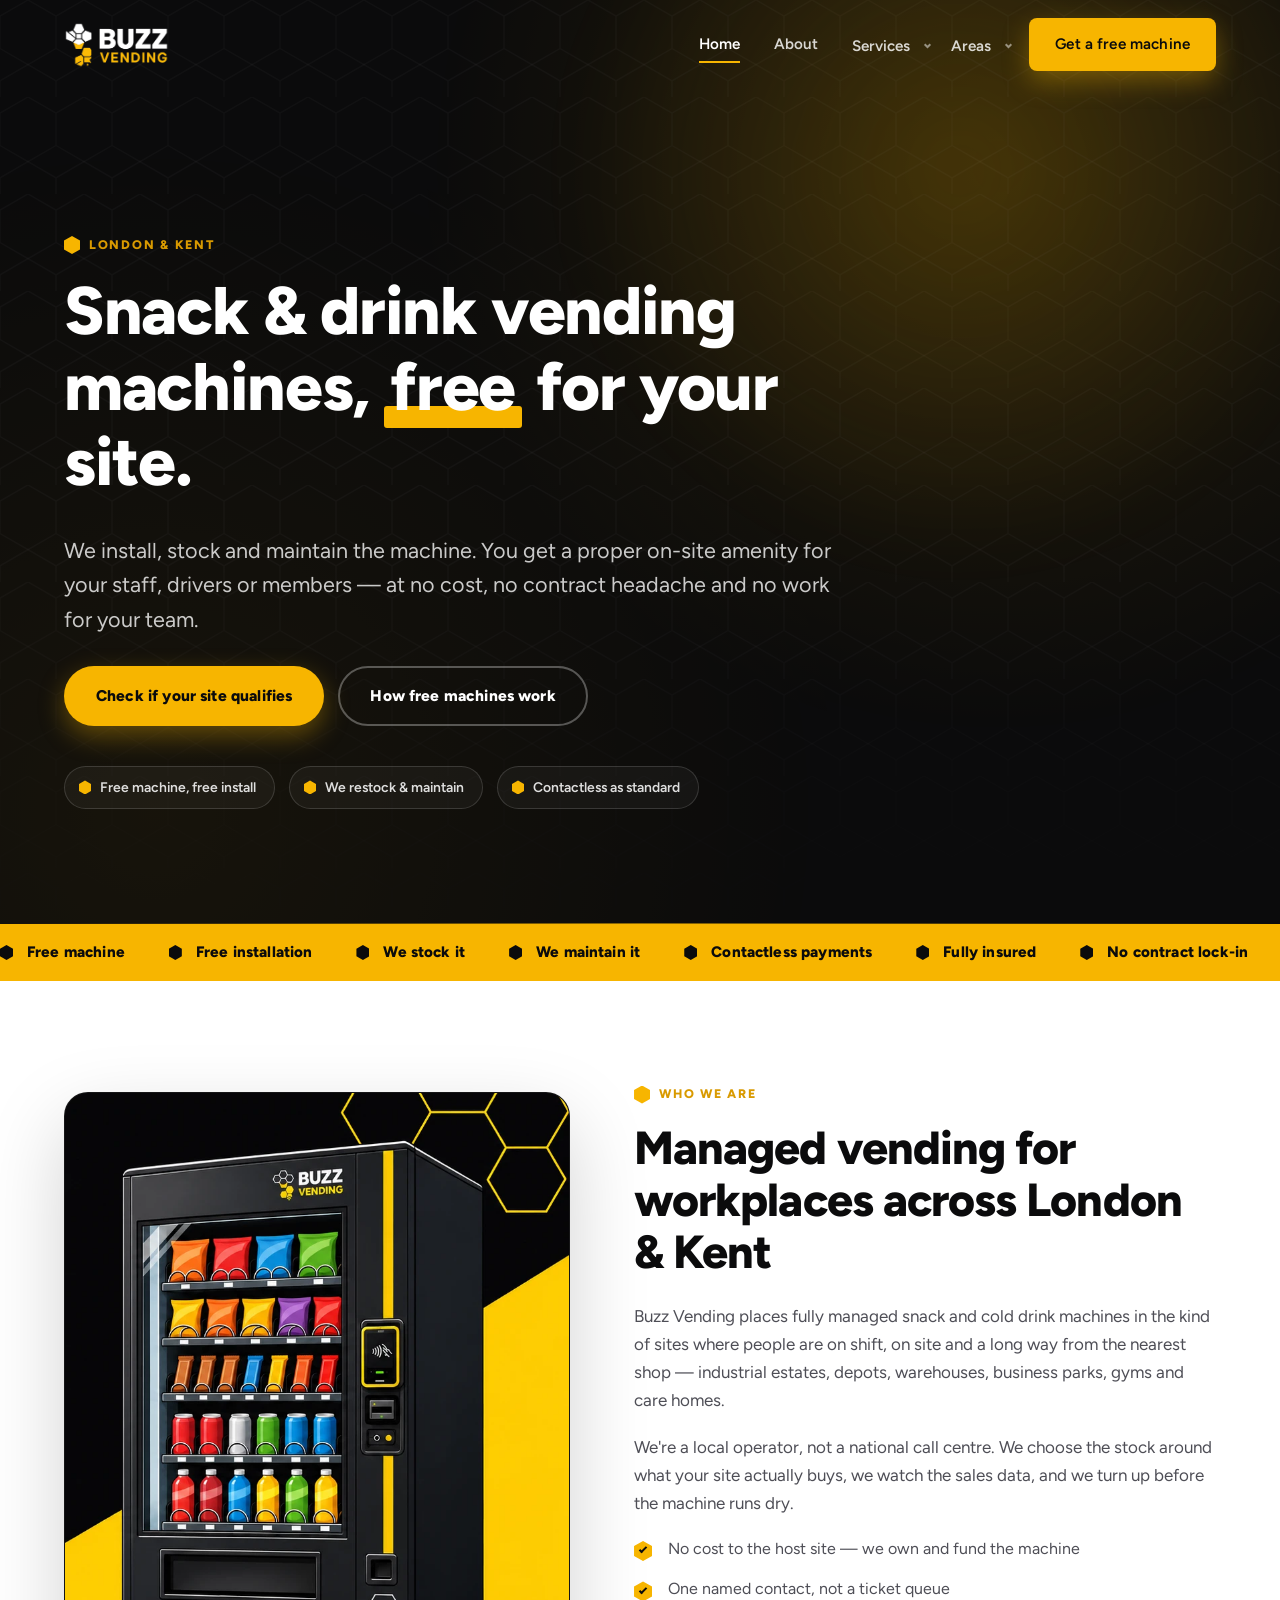
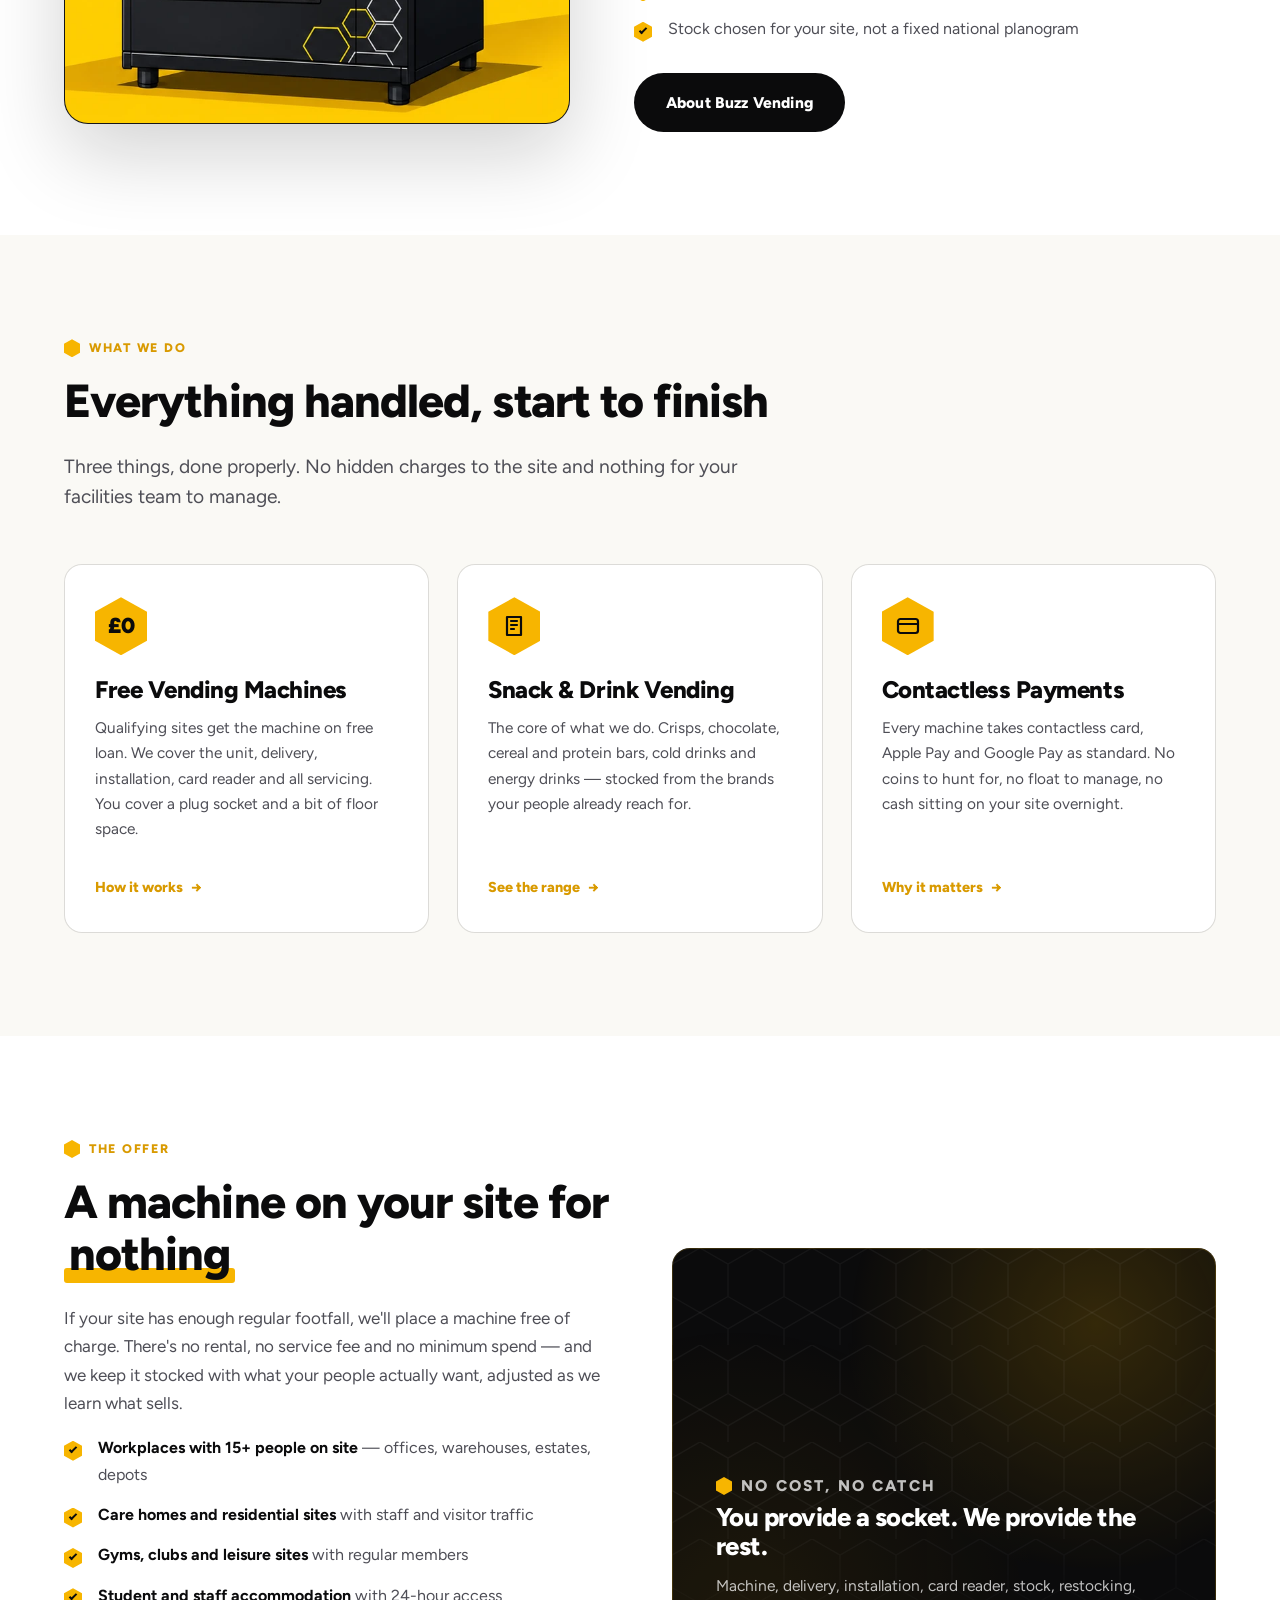
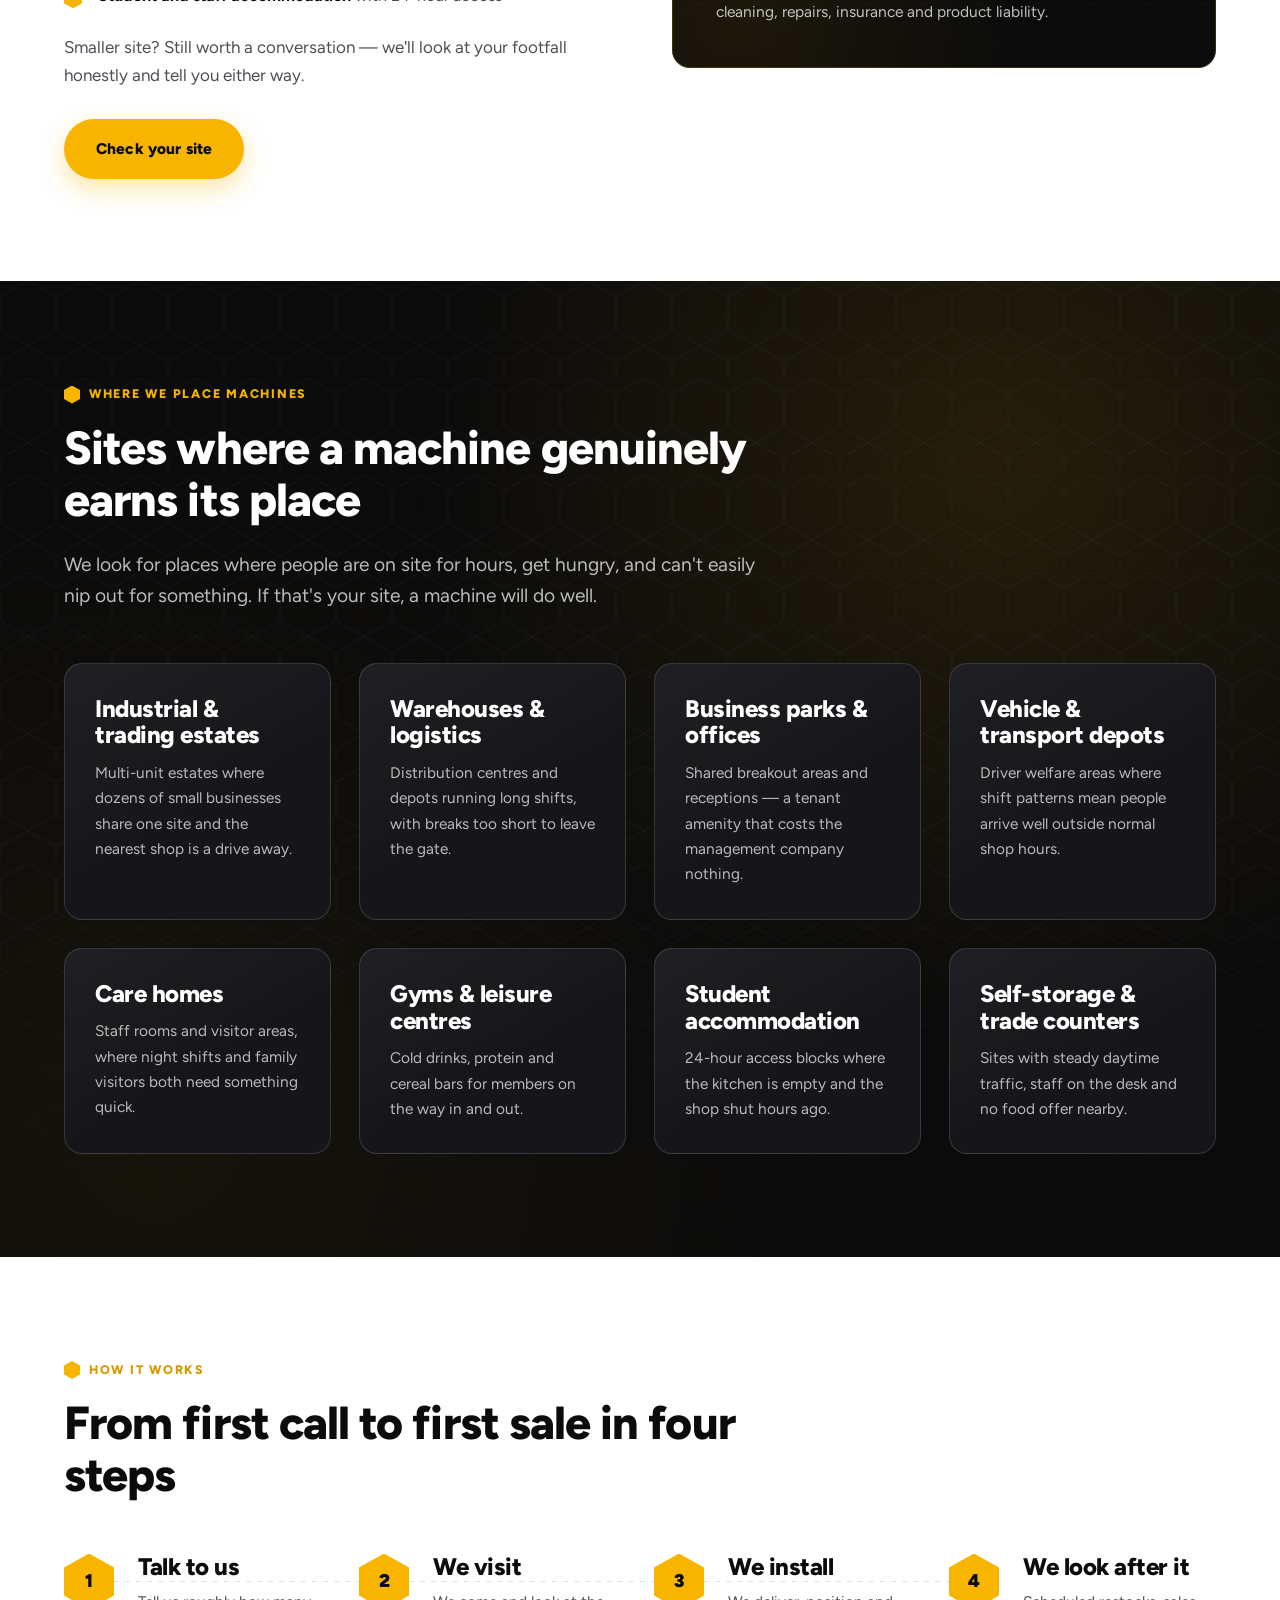
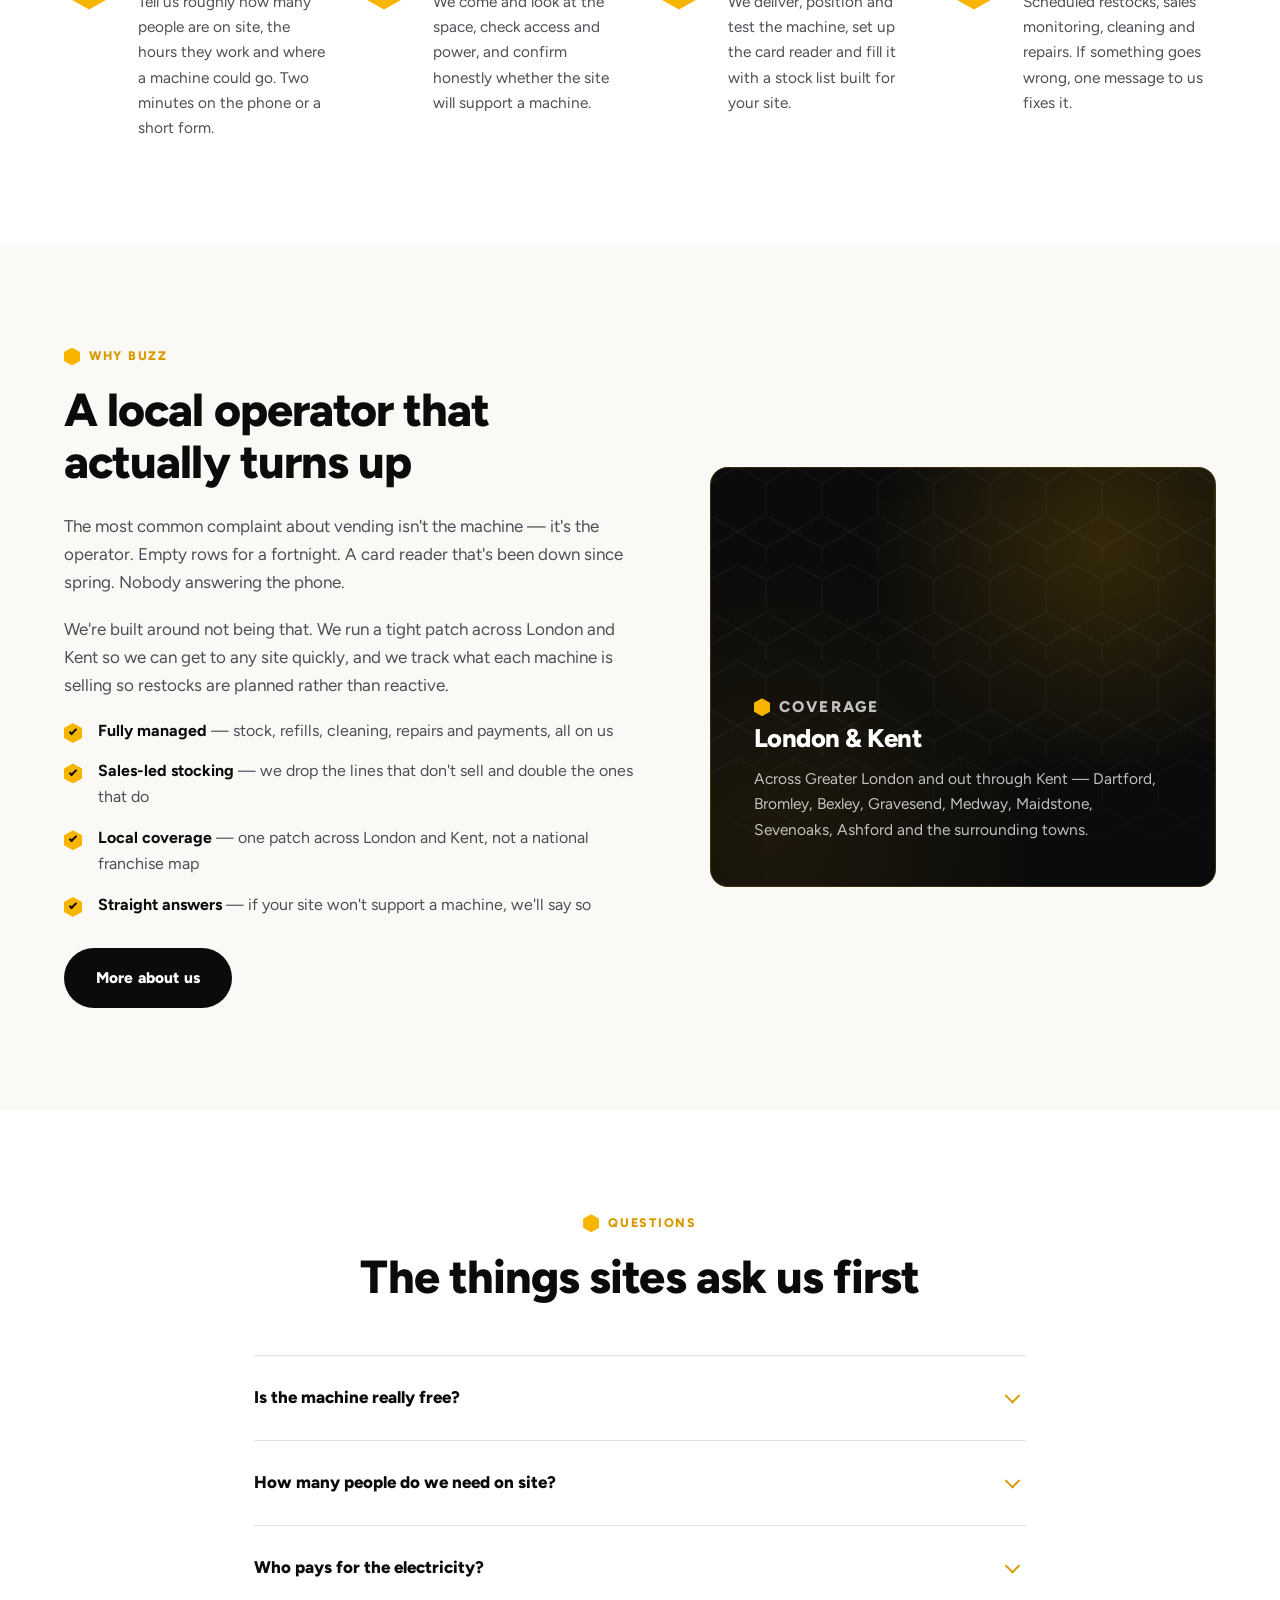
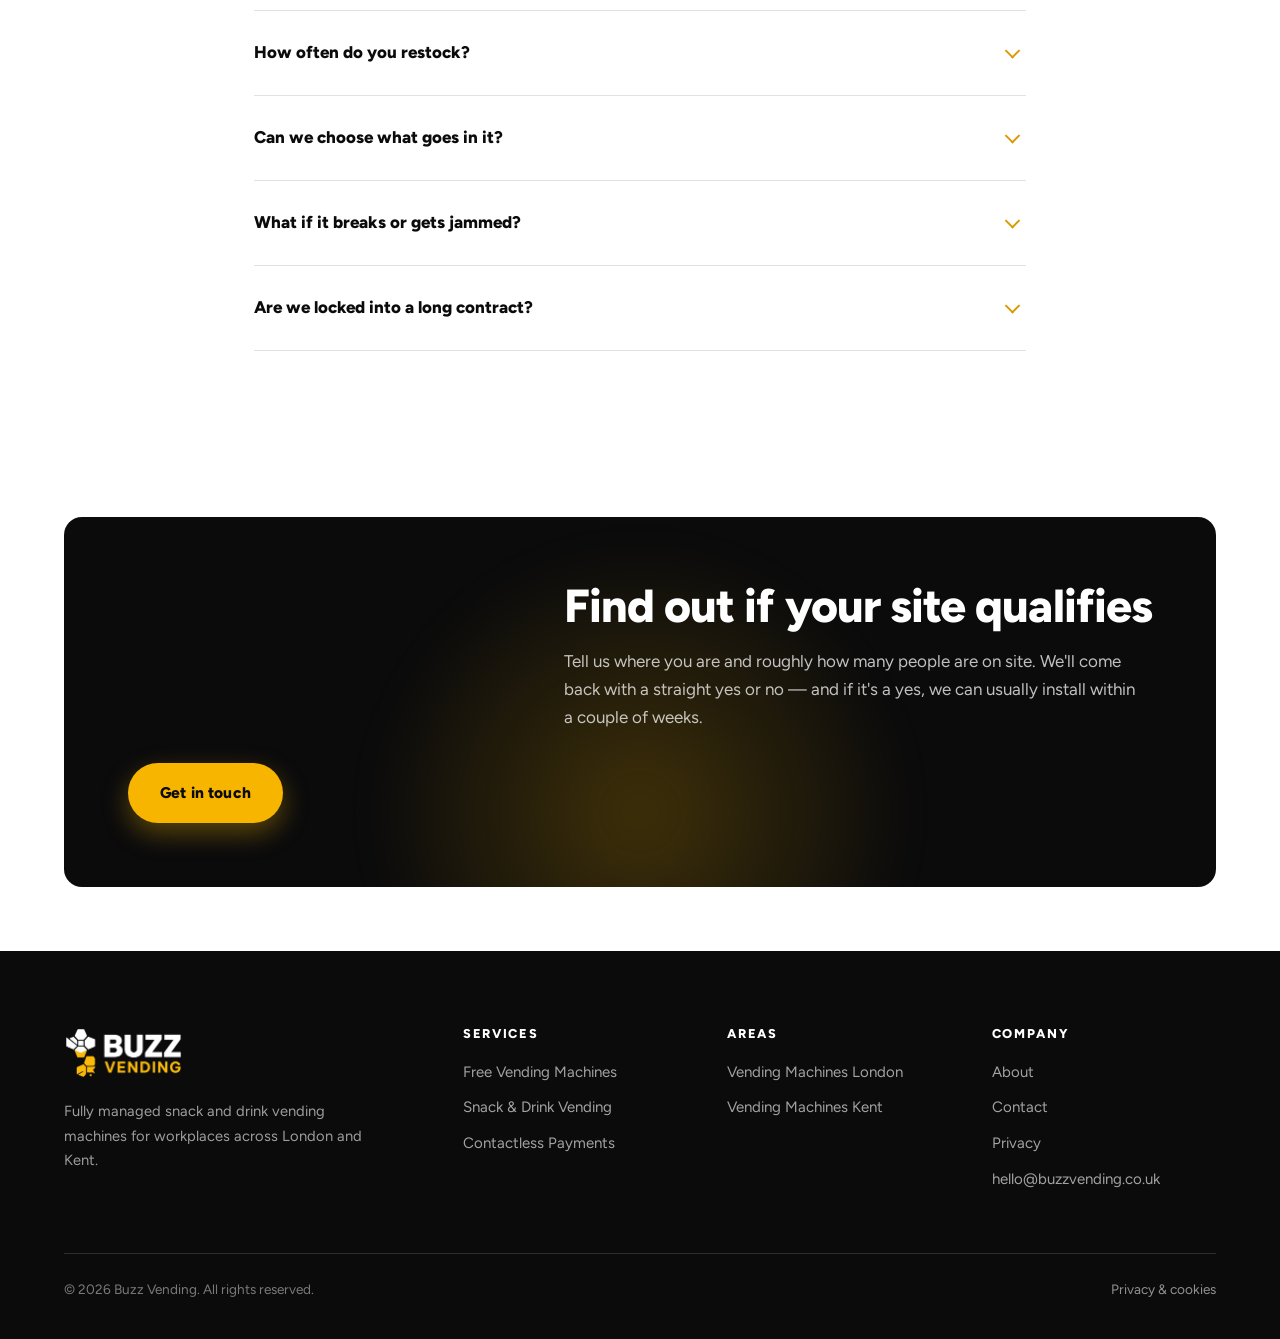
<file: index.html>
<!doctype html>
<html lang="en-GB">
<head>
<meta charset="utf-8">
<meta name="viewport" content="width=device-width, initial-scale=1">
<title>Vending Machine Services in London &amp; Kent | Buzz Vending</title>
<meta name="description" content="Buzz Vending supplies, stocks and maintains free-on-loan snack and drink vending machines across London and Kent. Fully managed, contactless, no cost to your site.">
<link rel="canonical" href="https://www.buzzvending.co.uk/">

<meta property="og:type" content="website">
<meta property="og:site_name" content="Buzz Vending">
<meta property="og:locale" content="en_GB">
<meta property="og:title" content="Vending Machine Services in London &amp; Kent | Buzz Vending">
<meta property="og:description" content="Free-on-loan snack and drink vending machines across London and Kent. Fully stocked, fully maintained, contactless payments as standard.">
<meta property="og:url" content="https://www.buzzvending.co.uk/">
<meta property="og:image" content="https://www.buzzvending.co.uk/assets/img/buzz-social.png">
<meta name="twitter:card" content="summary_large_image">

<link rel="icon" href="assets/img/favicon.png" sizes="any">
<link rel="apple-touch-icon" href="assets/img/favicon.png">

<link rel="preconnect" href="https://fonts.googleapis.com">
<link rel="preconnect" href="https://fonts.gstatic.com" crossorigin>
<link rel="stylesheet" href="https://fonts.googleapis.com/css2?family=Figtree:wght@400;500;600;700;800;900&display=swap">
<link rel="stylesheet" href="assets/css/style.css?v=20261109b">

<script type="application/ld+json">
{
  "@context": "https://schema.org",
  "@type": "LocalBusiness",
  "@id": "https://www.buzzvending.co.uk/#business",
  "name": "Buzz Vending",
  "description": "Fully managed snack and drink vending machine services for workplaces across London and Kent.",
  "url": "https://www.buzzvending.co.uk/",
  "email": "hello@buzzvending.co.uk",
  "image": "https://www.buzzvending.co.uk/assets/img/buzz-social.png",
  "priceRange": "Free to host",
  "areaServed": [
    { "@type": "City", "name": "London" },
    { "@type": "AdministrativeArea", "name": "Kent" }
  ],
  "knowsAbout": ["Vending machines", "Snack vending", "Drinks vending", "Contactless vending payments"]
}
</script>
</head>

<body>
<a class="skip" href="#main">Skip to content</a>

<!-- ============================================================ HEADER -->
<header class="site-header">
  <div class="wrap header-inner">
    <a class="logo" href="index.html" aria-label="Buzz Vending — home">
      <img src="assets/img/buzz-vending-logo-white.png" alt="Buzz Vending" width="477" height="200">
    </a>

    <button class="burger" type="button" aria-label="Open menu" aria-expanded="false" aria-controls="primary-nav">
      <span></span><span></span><span></span>
    </button>

    <nav class="nav" id="primary-nav" aria-label="Main">
      <a href="index.html" aria-current="page">Home</a>
      <a href="about.html">About</a>
      <div class="has-sub">
        <a href="free-vending-machines.html">Services</a>
        <ul class="sub">
          <li><a href="free-vending-machines.html">Free Vending Machines</a></li>
          <li><a href="snack-drink-vending.html">Snack &amp; Drink Vending</a></li>
          <li><a href="contactless-payments.html">Contactless Payments</a></li>
        </ul>
      </div>
      <div class="has-sub">
        <a href="vending-machines-london.html">Areas</a>
        <ul class="sub">
          <li><a href="vending-machines-london.html">Vending Machines London</a></li>
          <li><a href="vending-machines-kent.html">Vending Machines Kent</a></li>
        </ul>
      </div>
      <a class="btn btn--primary" href="contact.html">Get a free machine</a>
    </nav>
  </div>
</header>

<main id="main">

<!-- ============================================================== HERO -->
<section class="hero hero--home">
  <div class="comb" aria-hidden="true"></div>
  <div class="wrap">
    <div class="hero-inner">
      <p class="eyebrow">London &amp; Kent</p>
      <h1>Snack &amp; drink vending machines, <span class="hl">free</span> for your site.</h1>
      <p class="lede">We install, stock and maintain the machine. You get a proper on-site amenity for your staff, drivers or members — at no cost, no contract headache and no work for your team.</p>

      <div class="btn-row">
        <a class="btn btn--primary" href="contact.html">Check if your site qualifies</a>
        <a class="btn btn--ghost" href="free-vending-machines.html">How free machines work</a>
      </div>

      <div class="hero-stats">
        <span>Free machine, free install</span>
        <span>We restock &amp; maintain</span>
        <span>Contactless as standard</span>
      </div>
    </div>
  </div>
</section>

<!-- ============================================================ RIBBON -->
<section class="ribbon" aria-label="What's included">
  <div class="ribbon-track" aria-hidden="true">
    <div>
      <span>Free machine</span>
      <span>Free installation</span>
      <span>We stock it</span>
      <span>We maintain it</span>
      <span>Contactless payments</span>
      <span>Fully insured</span>
      <span>No contract lock-in</span>
      <span>London &amp; Kent</span>
    </div>
    <div>
      <span>Free machine</span>
      <span>Free installation</span>
      <span>We stock it</span>
      <span>We maintain it</span>
      <span>Contactless payments</span>
      <span>Fully insured</span>
      <span>No contract lock-in</span>
      <span>London &amp; Kent</span>
    </div>
  </div>
  <p class="screen-reader-only" style="position:absolute;left:-9999px">Free machine, free installation, we stock it, we maintain it, contactless payments, fully insured, no contract lock-in, covering London and Kent.</p>
</section>

<!-- ========================================================== INTRO -->
<section class="pad">
  <div class="wrap split split--wide-right">
    <div class="reveal">
      <!-- Concept 1 replaces the original CSS machine illustration. -->
      <figure class="machine-concept">
        <img
          src="assets/img/buzz-hero-machine.webp"
          width="1672"
          height="941"
          style="object-position: right center"
          loading="lazy"
          decoding="async"
          alt="Black BUZZ Vending snack and drink machine with a yellow accent stripe, contactless payment panel and honeycomb graphics"
        >
      </figure>
    </div>

    <div class="reveal" data-delay="120">
      <p class="eyebrow">Who we are</p>
      <h2>Managed vending for workplaces across London &amp; Kent</h2>
      <p>Buzz Vending places fully managed snack and cold drink machines in the kind of sites where people are on shift, on site and a long way from the nearest shop — industrial estates, depots, warehouses, business parks, gyms and care homes.</p>
      <p>We're a local operator, not a national call centre. We choose the stock around what your site actually buys, we watch the sales data, and we turn up before the machine runs dry.</p>
      <ul class="ticks">
        <li>No cost to the host site — we own and fund the machine</li>
        <li>One named contact, not a ticket queue</li>
        <li>Stock chosen for your site, not a fixed national planogram</li>
      </ul>
      <div class="btn-row">
        <a class="btn btn--dark" href="about.html">About Buzz Vending</a>
      </div>
    </div>
  </div>
</section>

<!-- ======================================================== SERVICES -->
<section class="pad tint">
  <div class="wrap">
    <div class="section-head reveal">
      <p class="eyebrow">What we do</p>
      <h2>Everything handled, start to finish</h2>
      <p class="lede">Three things, done properly. No hidden charges to the site and nothing for your facilities team to manage.</p>
    </div>

    <div class="grid g-3">
      <a class="card card--link reveal" href="free-vending-machines.html">
        <div class="icon" aria-hidden="true">£0</div>
        <h3>Free Vending Machines</h3>
        <p>Qualifying sites get the machine on free loan. We cover the unit, delivery, installation, card reader and all servicing. You cover a plug socket and a bit of floor space.</p>
        <span class="more">How it works</span>
      </a>

      <a class="card card--link reveal" data-delay="100" href="snack-drink-vending.html">
        <div class="icon" aria-hidden="true">
          <svg viewBox="0 0 24 24" fill="none" stroke="currentColor" stroke-width="2.2" stroke-linecap="round" stroke-linejoin="round" aria-hidden="true"><path d="M5 3h14v18H5z"/><path d="M9 7h6M9 11h6M9 15h3"/></svg>
        </div>
        <h3>Snack &amp; Drink Vending</h3>
        <p>The core of what we do. Crisps, chocolate, cereal and protein bars, cold drinks and energy drinks — stocked from the brands your people already reach for.</p>
        <span class="more">See the range</span>
      </a>

      <a class="card card--link reveal" data-delay="200" href="contactless-payments.html">
        <div class="icon" aria-hidden="true">
          <svg viewBox="0 0 24 24" fill="none" stroke="currentColor" stroke-width="2.2" stroke-linecap="round" stroke-linejoin="round" aria-hidden="true"><rect x="2" y="5" width="20" height="14" rx="2.5"/><path d="M2 10h20"/></svg>
        </div>
        <h3>Contactless Payments</h3>
        <p>Every machine takes contactless card, Apple Pay and Google Pay as standard. No coins to hunt for, no float to manage, no cash sitting on your site overnight.</p>
        <span class="more">Why it matters</span>
      </a>
    </div>
  </div>
</section>

<!-- ========================================================= FREE OFFER -->
<section class="pad">
  <div class="wrap split">
    <div class="reveal">
      <p class="eyebrow">The offer</p>
      <h2>A machine on your site for <span class="hl">nothing</span></h2>
      <p>If your site has enough regular footfall, we'll place a machine free of charge. There's no rental, no service fee and no minimum spend — and we keep it stocked with what your people actually want, adjusted as we learn what sells.</p>

      <ul class="ticks">
        <li><strong>Workplaces with 15+ people on site</strong> — offices, warehouses, estates, depots</li>
        <li><strong>Care homes and residential sites</strong> with staff and visitor traffic</li>
        <li><strong>Gyms, clubs and leisure sites</strong> with regular members</li>
        <li><strong>Student and staff accommodation</strong> with 24-hour access</li>
      </ul>

      <p>Smaller site? Still worth a conversation — we'll look at your footfall honestly and tell you either way.</p>

      <div class="btn-row">
        <a class="btn btn--primary" href="contact.html">Check your site</a>
      </div>
    </div>

    <div class="reveal" data-delay="120">
      <div class="showcase">
        <div class="comb" aria-hidden="true"></div>
        <div class="showcase-body">
          <p class="eyebrow">No cost, no catch</p>
          <h3>You provide a socket. We provide the rest.</h3>
          <p>Machine, delivery, installation, card reader, stock, restocking, cleaning, repairs, insurance and product liability.</p>
        </div>
      </div>
    </div>
  </div>
</section>

<!-- ============================================================== SITES -->
<section class="pad dark">
  <div class="comb" aria-hidden="true"></div>
  <div class="wrap" style="position:relative;z-index:2">
    <div class="section-head reveal">
      <p class="eyebrow">Where we place machines</p>
      <h2>Sites where a machine genuinely earns its place</h2>
      <p class="lede">We look for places where people are on site for hours, get hungry, and can't easily nip out for something. If that's your site, a machine will do well.</p>
    </div>

    <div class="grid g-4">
      <div class="card reveal">
        <h3>Industrial &amp; trading estates</h3>
        <p>Multi-unit estates where dozens of small businesses share one site and the nearest shop is a drive away.</p>
      </div>
      <div class="card reveal" data-delay="80">
        <h3>Warehouses &amp; logistics</h3>
        <p>Distribution centres and depots running long shifts, with breaks too short to leave the gate.</p>
      </div>
      <div class="card reveal" data-delay="160">
        <h3>Business parks &amp; offices</h3>
        <p>Shared breakout areas and receptions — a tenant amenity that costs the management company nothing.</p>
      </div>
      <div class="card reveal" data-delay="240">
        <h3>Vehicle &amp; transport depots</h3>
        <p>Driver welfare areas where shift patterns mean people arrive well outside normal shop hours.</p>
      </div>
      <div class="card reveal">
        <h3>Care homes</h3>
        <p>Staff rooms and visitor areas, where night shifts and family visitors both need something quick.</p>
      </div>
      <div class="card reveal" data-delay="80">
        <h3>Gyms &amp; leisure centres</h3>
        <p>Cold drinks, protein and cereal bars for members on the way in and out.</p>
      </div>
      <div class="card reveal" data-delay="160">
        <h3>Student accommodation</h3>
        <p>24-hour access blocks where the kitchen is empty and the shop shut hours ago.</p>
      </div>
      <div class="card reveal" data-delay="240">
        <h3>Self-storage &amp; trade counters</h3>
        <p>Sites with steady daytime traffic, staff on the desk and no food offer nearby.</p>
      </div>
    </div>
  </div>
</section>

<!-- =============================================================== HOW -->
<section class="pad">
  <div class="wrap">
    <div class="section-head reveal">
      <p class="eyebrow">How it works</p>
      <h2>From first call to first sale in four steps</h2>
    </div>

    <div class="grid g-4">
      <div class="step reveal" data-n="1">
        <h3>Talk to us</h3>
        <p>Tell us roughly how many people are on site, the hours they work and where a machine could go. Two minutes on the phone or a short form.</p>
      </div>
      <div class="step reveal" data-delay="90" data-n="2">
        <h3>We visit</h3>
        <p>We come and look at the space, check access and power, and confirm honestly whether the site will support a machine.</p>
      </div>
      <div class="step reveal" data-delay="180" data-n="3">
        <h3>We install</h3>
        <p>We deliver, position and test the machine, set up the card reader and fill it with a stock list built for your site.</p>
      </div>
      <div class="step reveal" data-delay="270" data-n="4">
        <h3>We look after it</h3>
        <p>Scheduled restocks, sales monitoring, cleaning and repairs. If something goes wrong, one message to us fixes it.</p>
      </div>
    </div>
  </div>
</section>

<!-- ============================================================== WHY -->
<section class="pad tint">
  <div class="wrap split split--wide-left">
    <div class="reveal">
      <p class="eyebrow">Why Buzz</p>
      <h2>A local operator that actually turns up</h2>
      <p>The most common complaint about vending isn't the machine — it's the operator. Empty rows for a fortnight. A card reader that's been down since spring. Nobody answering the phone.</p>
      <p>We're built around not being that. We run a tight patch across London and Kent so we can get to any site quickly, and we track what each machine is selling so restocks are planned rather than reactive.</p>

      <ul class="ticks">
        <li><strong>Fully managed</strong> — stock, refills, cleaning, repairs and payments, all on us</li>
        <li><strong>Sales-led stocking</strong> — we drop the lines that don't sell and double the ones that do</li>
        <li><strong>Local coverage</strong> — one patch across London and Kent, not a national franchise map</li>
        <li><strong>Straight answers</strong> — if your site won't support a machine, we'll say so</li>
      </ul>

      <div class="btn-row">
        <a class="btn btn--dark" href="about.html">More about us</a>
      </div>
    </div>

    <div class="reveal" data-delay="120">
      <div class="showcase">
        <div class="comb" aria-hidden="true"></div>
        <div class="showcase-body">
          <p class="eyebrow">Coverage</p>
          <h3>London &amp; Kent</h3>
          <p>Across Greater London and out through Kent — Dartford, Bromley, Bexley, Gravesend, Medway, Maidstone, Sevenoaks, Ashford and the surrounding towns.</p>
        </div>
      </div>
    </div>
  </div>
</section>

<!-- ============================================================== FAQ -->
<section class="pad">
  <div class="wrap wrap--narrow">
    <div class="section-head center reveal">
      <p class="eyebrow">Questions</p>
      <h2>The things sites ask us first</h2>
    </div>

    <div class="faq reveal">
      <details>
        <summary>Is the machine really free?</summary>
        <div class="faq-body"><p>Yes. For qualifying sites there's no purchase cost, no rental and no service charge. We fund, own and run the machine. All you provide is the floor space and a standard 13A socket.</p></div>
      </details>
      <details>
        <summary>How many people do we need on site?</summary>
        <div class="faq-body"><p>As a rule of thumb, around 15 or more people on site regularly. But it depends more on how long they're there and what else is nearby — a 20-person depot with no shop for a mile beats a 60-person office above a Tesco. Ask us and we'll assess it properly.</p></div>
      </details>
      <details>
        <summary>Who pays for the electricity?</summary>
        <div class="faq-body"><p>The site does — it's a standard socket and a modern machine is not a heavy draw. Everything else is ours.</p></div>
      </details>
      <details>
        <summary>How often do you restock?</summary>
        <div class="faq-body"><p>It's set by what the machine actually sells. Busy sites are typically serviced weekly or twice weekly; quieter ones less often. We monitor the sales rather than guessing, so restocks are planned before rows run empty.</p></div>
      </details>
      <details>
        <summary>Can we choose what goes in it?</summary>
        <div class="faq-body"><p>Absolutely. We'll start with a range built around your type of site, then adjust it from real sales data. If your team wants more healthy lines, fewer fizzy drinks, or a particular brand adding, just tell us.</p></div>
      </details>
      <details>
        <summary>What if it breaks or gets jammed?</summary>
        <div class="faq-body"><p>You message us and we deal with it. Repairs, parts, refunds for failed vends and machine insurance are all our responsibility.</p></div>
      </details>
      <details>
        <summary>Are we locked into a long contract?</summary>
        <div class="faq-body"><p>No lock-in traps. We put the arrangement in writing so both sides know where they stand, with a straightforward notice period. If it isn't working for you, we take the machine away.</p></div>
      </details>
    </div>
  </div>
</section>

<!-- ============================================================== CTA -->
<section class="pad-sm">
  <div class="wrap">
    <div class="cta reveal">
      <div class="comb" aria-hidden="true"></div>
      <div>
        <h2>Find out if your site qualifies</h2>
        <p>Tell us where you are and roughly how many people are on site. We'll come back with a straight yes or no — and if it's a yes, we can usually install within a couple of weeks.</p>
      </div>
      <div>
        <a class="btn btn--primary" href="contact.html">Get in touch</a>
      </div>
    </div>
  </div>
</section>

</main>

<!-- ============================================================ FOOTER -->
<footer class="site-footer">
  <div class="wrap">
    <div class="footer-grid">
      <div>
        <div class="footer-logo">
          <img src="assets/img/buzz-vending-logo-white.png" alt="Buzz Vending" width="477" height="200">
        </div>
        <p>Fully managed snack and drink vending machines for workplaces across London and Kent.</p>
      </div>

      <div>
        <h4>Services</h4>
        <ul>
          <li><a href="free-vending-machines.html">Free Vending Machines</a></li>
          <li><a href="snack-drink-vending.html">Snack &amp; Drink Vending</a></li>
          <li><a href="contactless-payments.html">Contactless Payments</a></li>
        </ul>
      </div>

      <div>
        <h4>Areas</h4>
        <ul>
          <li><a href="vending-machines-london.html">Vending Machines London</a></li>
          <li><a href="vending-machines-kent.html">Vending Machines Kent</a></li>
        </ul>
      </div>

      <div>
        <h4>Company</h4>
        <ul>
          <li><a href="about.html">About</a></li>
          <li><a href="contact.html">Contact</a></li>
          <li><a href="privacy.html">Privacy</a></li>
          <li><a href="mailto:hello@buzzvending.co.uk">hello@buzzvending.co.uk</a></li>
        </ul>
      </div>
    </div>

    <div class="footer-bar">
      <p>&copy; <span data-year>2026</span> Buzz Vending. All rights reserved.</p>
      <p><a href="privacy.html">Privacy &amp; cookies</a></p>
    </div>
  </div>
</footer>


<!-- sticky mobile call-to-action -->
<div class="mobile-cta">
  <a class="btn btn--ghost" href="mailto:hello@buzzvending.co.uk">Email us</a>
  <a class="btn btn--primary" href="contact.html">Get a free machine</a>
</div>

<script src="assets/js/main.js?v=20261109b" defer></script>
</body>
</html>
</file>
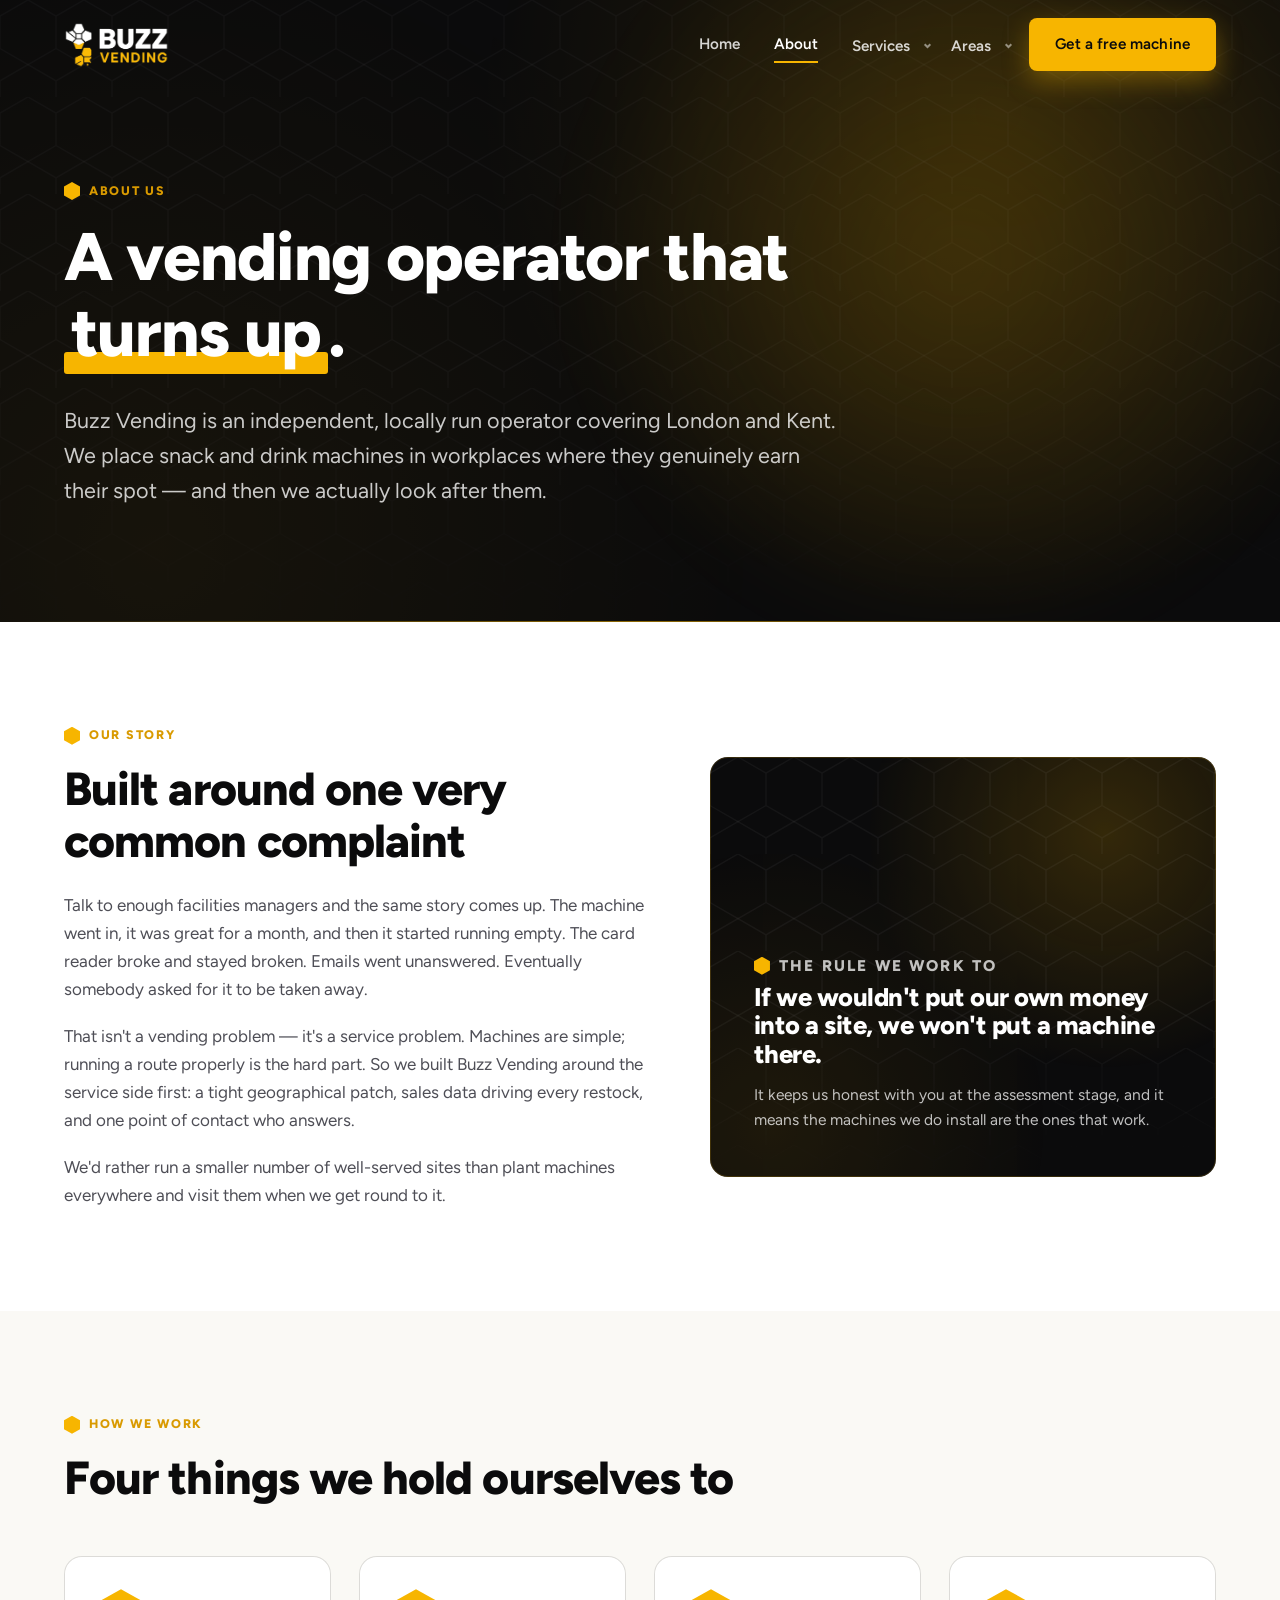
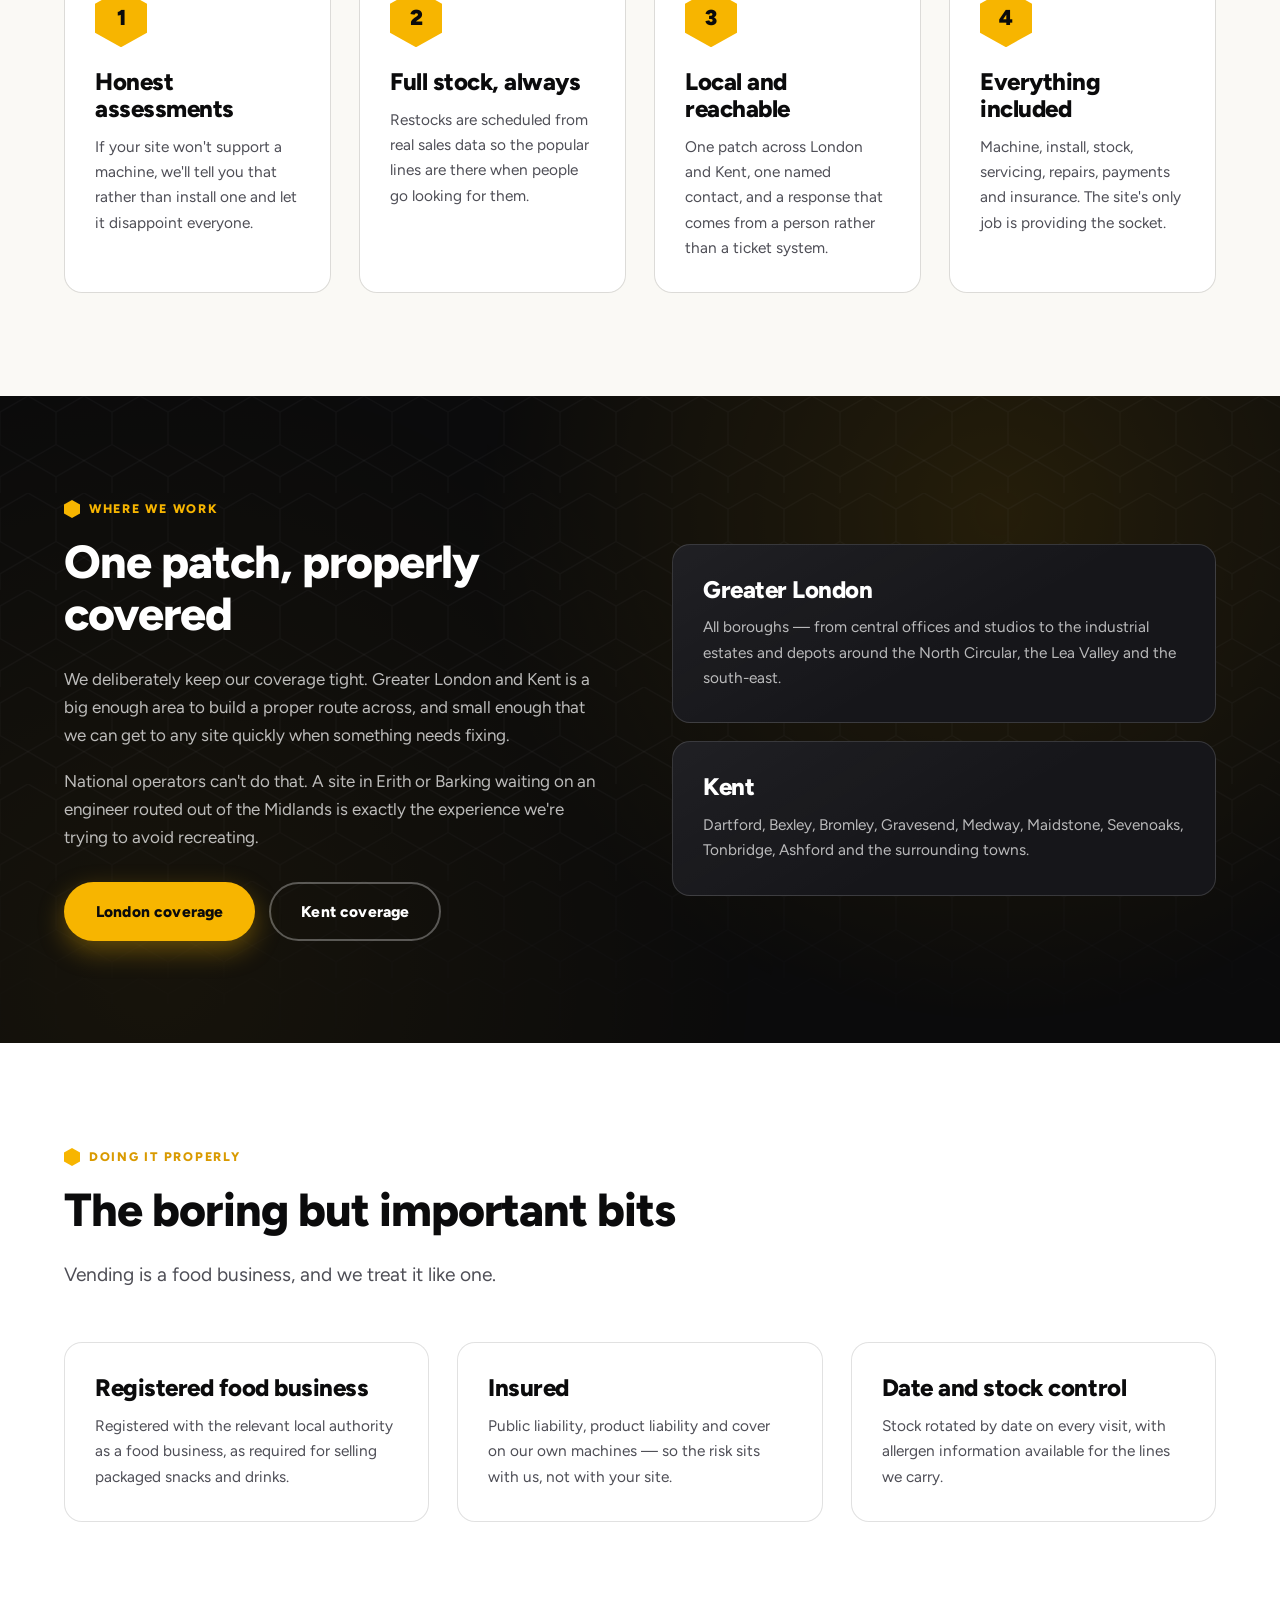
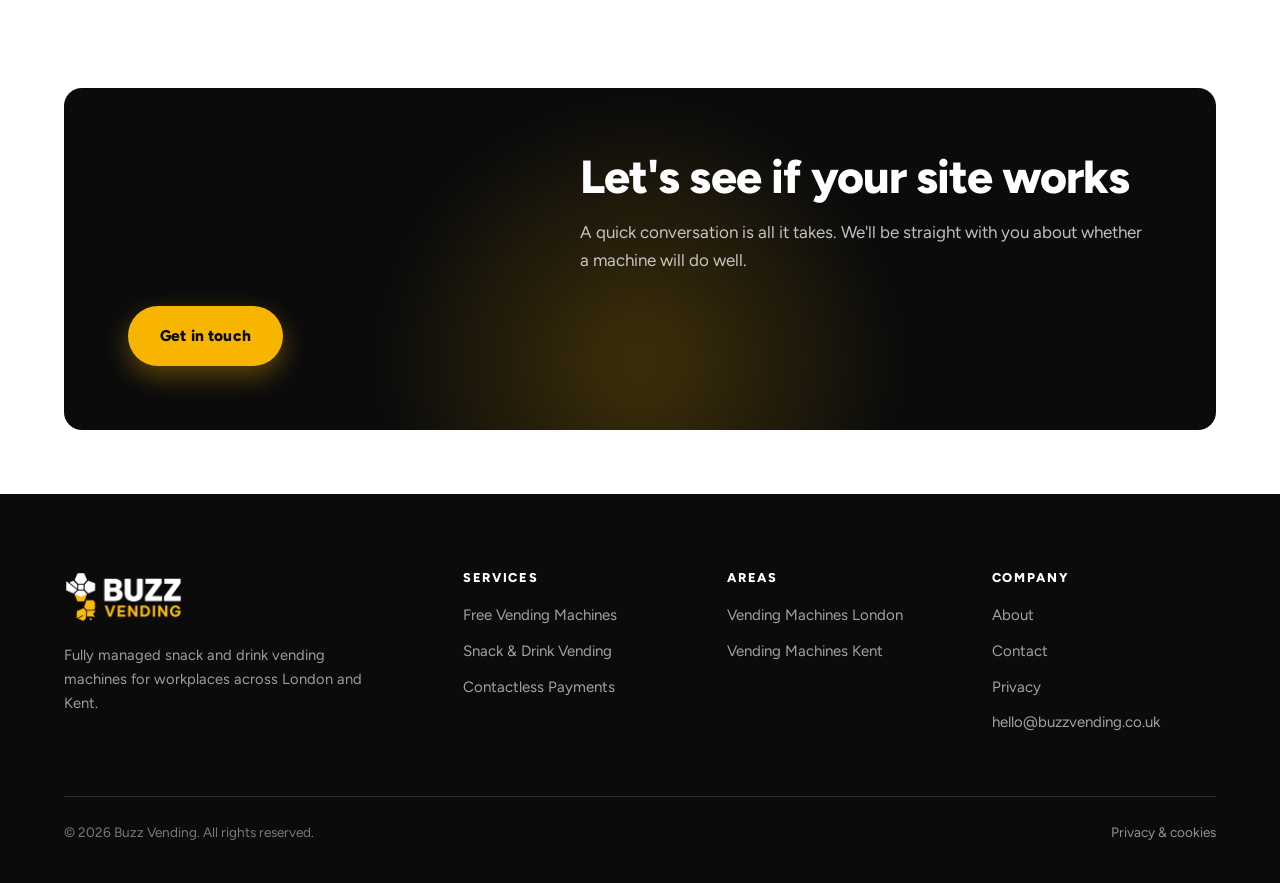
<file: about.html>
<!doctype html>
<html lang="en-GB">
<head>
<meta charset="utf-8">
<meta name="viewport" content="width=device-width, initial-scale=1">
<title>About Buzz Vending | Local Vending Operator, London &amp; Kent</title>
<meta name="description" content="Buzz Vending is a local, independently run vending operator covering London and Kent. Fully managed snack and drink machines, honest site assessments, no national call centre.">
<link rel="canonical" href="https://www.buzzvending.co.uk/about.html">

<meta property="og:type" content="article">
<meta property="og:site_name" content="Buzz Vending">
<meta property="og:locale" content="en_GB">
<meta property="og:title" content="About Buzz Vending | Local Vending Operator, London &amp; Kent">
<meta property="og:description" content="A local, independently run vending operator covering London and Kent.">
<meta property="og:url" content="https://www.buzzvending.co.uk/about.html">
<meta property="og:image" content="https://www.buzzvending.co.uk/assets/img/buzz-social.png">
<meta name="twitter:card" content="summary_large_image">

<link rel="icon" href="assets/img/favicon.png" sizes="any">
<link rel="apple-touch-icon" href="assets/img/favicon.png">

<link rel="preconnect" href="https://fonts.googleapis.com">
<link rel="preconnect" href="https://fonts.gstatic.com" crossorigin>
<link rel="stylesheet" href="https://fonts.googleapis.com/css2?family=Figtree:wght@400;500;600;700;800;900&display=swap">
<link rel="stylesheet" href="assets/css/style.css?v=20261109b">
</head>

<body>
<a class="skip" href="#main">Skip to content</a>

<header class="site-header">
  <div class="wrap header-inner">
    <a class="logo" href="index.html" aria-label="Buzz Vending — home">
      <img src="assets/img/buzz-vending-logo-white.png" alt="Buzz Vending" width="477" height="200">
    </a>
    <button class="burger" type="button" aria-label="Open menu" aria-expanded="false" aria-controls="primary-nav">
      <span></span><span></span><span></span>
    </button>
    <nav class="nav" id="primary-nav" aria-label="Main">
      <a href="index.html">Home</a>
      <a href="about.html" aria-current="page">About</a>
      <div class="has-sub">
        <a href="free-vending-machines.html">Services</a>
        <ul class="sub">
          <li><a href="free-vending-machines.html">Free Vending Machines</a></li>
          <li><a href="snack-drink-vending.html">Snack &amp; Drink Vending</a></li>
          <li><a href="contactless-payments.html">Contactless Payments</a></li>
        </ul>
      </div>
      <div class="has-sub">
        <a href="vending-machines-london.html">Areas</a>
        <ul class="sub">
          <li><a href="vending-machines-london.html">Vending Machines London</a></li>
          <li><a href="vending-machines-kent.html">Vending Machines Kent</a></li>
        </ul>
      </div>
      <a class="btn btn--primary" href="contact.html">Get a free machine</a>
    </nav>
  </div>
</header>

<main id="main">

<section class="hero">
  <div class="comb" aria-hidden="true"></div>
  <div class="wrap">
    <div class="hero-inner">
      <p class="eyebrow">About us</p>
      <h1>A vending operator that <span class="hl">turns up</span>.</h1>
      <p class="lede">Buzz Vending is an independent, locally run operator covering London and Kent. We place snack and drink machines in workplaces where they genuinely earn their spot — and then we actually look after them.</p>
    </div>
  </div>
</section>

<section class="pad">
  <div class="wrap split split--wide-left">
    <div class="reveal">
      <p class="eyebrow">Our story</p>
      <h2>Built around one very common complaint</h2>
      <p>Talk to enough facilities managers and the same story comes up. The machine went in, it was great for a month, and then it started running empty. The card reader broke and stayed broken. Emails went unanswered. Eventually somebody asked for it to be taken away.</p>
      <p>That isn't a vending problem — it's a service problem. Machines are simple; running a route properly is the hard part. So we built Buzz Vending around the service side first: a tight geographical patch, sales data driving every restock, and one point of contact who answers.</p>
      <p>We'd rather run a smaller number of well-served sites than plant machines everywhere and visit them when we get round to it.</p>
    </div>

    <div class="reveal" data-delay="120">
      <div class="showcase">
        <div class="comb" aria-hidden="true"></div>
        <div class="showcase-body">
          <p class="eyebrow">The rule we work to</p>
          <h3>If we wouldn't put our own money into a site, we won't put a machine there.</h3>
          <p>It keeps us honest with you at the assessment stage, and it means the machines we do install are the ones that work.</p>
        </div>
      </div>
    </div>
  </div>
</section>

<section class="pad tint">
  <div class="wrap">
    <div class="section-head reveal">
      <p class="eyebrow">How we work</p>
      <h2>Four things we hold ourselves to</h2>
    </div>

    <div class="grid g-4">
      <div class="card reveal">
        <div class="icon" aria-hidden="true">1</div>
        <h3>Honest assessments</h3>
        <p>If your site won't support a machine, we'll tell you that rather than install one and let it disappoint everyone.</p>
      </div>
      <div class="card reveal" data-delay="80">
        <div class="icon" aria-hidden="true">2</div>
        <h3>Full stock, always</h3>
        <p>Restocks are scheduled from real sales data so the popular lines are there when people go looking for them.</p>
      </div>
      <div class="card reveal" data-delay="160">
        <div class="icon" aria-hidden="true">3</div>
        <h3>Local and reachable</h3>
        <p>One patch across London and Kent, one named contact, and a response that comes from a person rather than a ticket system.</p>
      </div>
      <div class="card reveal" data-delay="240">
        <div class="icon" aria-hidden="true">4</div>
        <h3>Everything included</h3>
        <p>Machine, install, stock, servicing, repairs, payments and insurance. The site's only job is providing the socket.</p>
      </div>
    </div>
  </div>
</section>

<section class="pad dark">
  <div class="comb" aria-hidden="true"></div>
  <div class="wrap" style="position:relative;z-index:2">
    <div class="split">
      <div class="reveal">
        <p class="eyebrow">Where we work</p>
        <h2>One patch, properly covered</h2>
        <p>We deliberately keep our coverage tight. Greater London and Kent is a big enough area to build a proper route across, and small enough that we can get to any site quickly when something needs fixing.</p>
        <p>National operators can't do that. A site in Erith or Barking waiting on an engineer routed out of the Midlands is exactly the experience we're trying to avoid recreating.</p>
        <div class="btn-row">
          <a class="btn btn--primary" href="vending-machines-london.html">London coverage</a>
          <a class="btn btn--ghost" href="vending-machines-kent.html">Kent coverage</a>
        </div>
      </div>

      <div class="reveal" data-delay="120">
        <div class="grid" style="gap:18px">
          <div class="card">
            <h3>Greater London</h3>
            <p>All boroughs — from central offices and studios to the industrial estates and depots around the North Circular, the Lea Valley and the south-east.</p>
          </div>
          <div class="card">
            <h3>Kent</h3>
            <p>Dartford, Bexley, Bromley, Gravesend, Medway, Maidstone, Sevenoaks, Tonbridge, Ashford and the surrounding towns.</p>
          </div>
        </div>
      </div>
    </div>
  </div>
</section>

<section class="pad">
  <div class="wrap">
    <div class="section-head reveal">
      <p class="eyebrow">Doing it properly</p>
      <h2>The boring but important bits</h2>
      <p class="lede">Vending is a food business, and we treat it like one.</p>
    </div>

    <div class="grid g-3">
      <div class="card reveal">
        <h3>Registered food business</h3>
        <p>Registered with the relevant local authority as a food business, as required for selling packaged snacks and drinks.</p>
      </div>
      <div class="card reveal" data-delay="80">
        <h3>Insured</h3>
        <p>Public liability, product liability and cover on our own machines — so the risk sits with us, not with your site.</p>
      </div>
      <div class="card reveal" data-delay="160">
        <h3>Date and stock control</h3>
        <p>Stock rotated by date on every visit, with allergen information available for the lines we carry.</p>
      </div>
    </div>
  </div>
</section>

<section class="pad-sm">
  <div class="wrap">
    <div class="cta reveal">
      <div class="comb" aria-hidden="true"></div>
      <div>
        <h2>Let's see if your site works</h2>
        <p>A quick conversation is all it takes. We'll be straight with you about whether a machine will do well.</p>
      </div>
      <div><a class="btn btn--primary" href="contact.html">Get in touch</a></div>
    </div>
  </div>
</section>

</main>

<footer class="site-footer">
  <div class="wrap">
    <div class="footer-grid">
      <div>
        <div class="footer-logo"><img src="assets/img/buzz-vending-logo-white.png" alt="Buzz Vending" width="477" height="200"></div>
        <p>Fully managed snack and drink vending machines for workplaces across London and Kent.</p>
      </div>
      <div>
        <h4>Services</h4>
        <ul>
          <li><a href="free-vending-machines.html">Free Vending Machines</a></li>
          <li><a href="snack-drink-vending.html">Snack &amp; Drink Vending</a></li>
          <li><a href="contactless-payments.html">Contactless Payments</a></li>
        </ul>
      </div>
      <div>
        <h4>Areas</h4>
        <ul>
          <li><a href="vending-machines-london.html">Vending Machines London</a></li>
          <li><a href="vending-machines-kent.html">Vending Machines Kent</a></li>
        </ul>
      </div>
      <div>
        <h4>Company</h4>
        <ul>
          <li><a href="about.html">About</a></li>
          <li><a href="contact.html">Contact</a></li>
          <li><a href="privacy.html">Privacy</a></li>
          <li><a href="mailto:hello@buzzvending.co.uk">hello@buzzvending.co.uk</a></li>
        </ul>
      </div>
    </div>
    <div class="footer-bar">
      <p>&copy; <span data-year>2026</span> Buzz Vending. All rights reserved.</p>
      <p><a href="privacy.html">Privacy &amp; cookies</a></p>
    </div>
  </div>
</footer>


<!-- sticky mobile call-to-action -->
<div class="mobile-cta">
  <a class="btn btn--ghost" href="mailto:hello@buzzvending.co.uk">Email us</a>
  <a class="btn btn--primary" href="contact.html">Get a free machine</a>
</div>

<script src="assets/js/main.js?v=20261109b" defer></script>
</body>
</html>
</file>
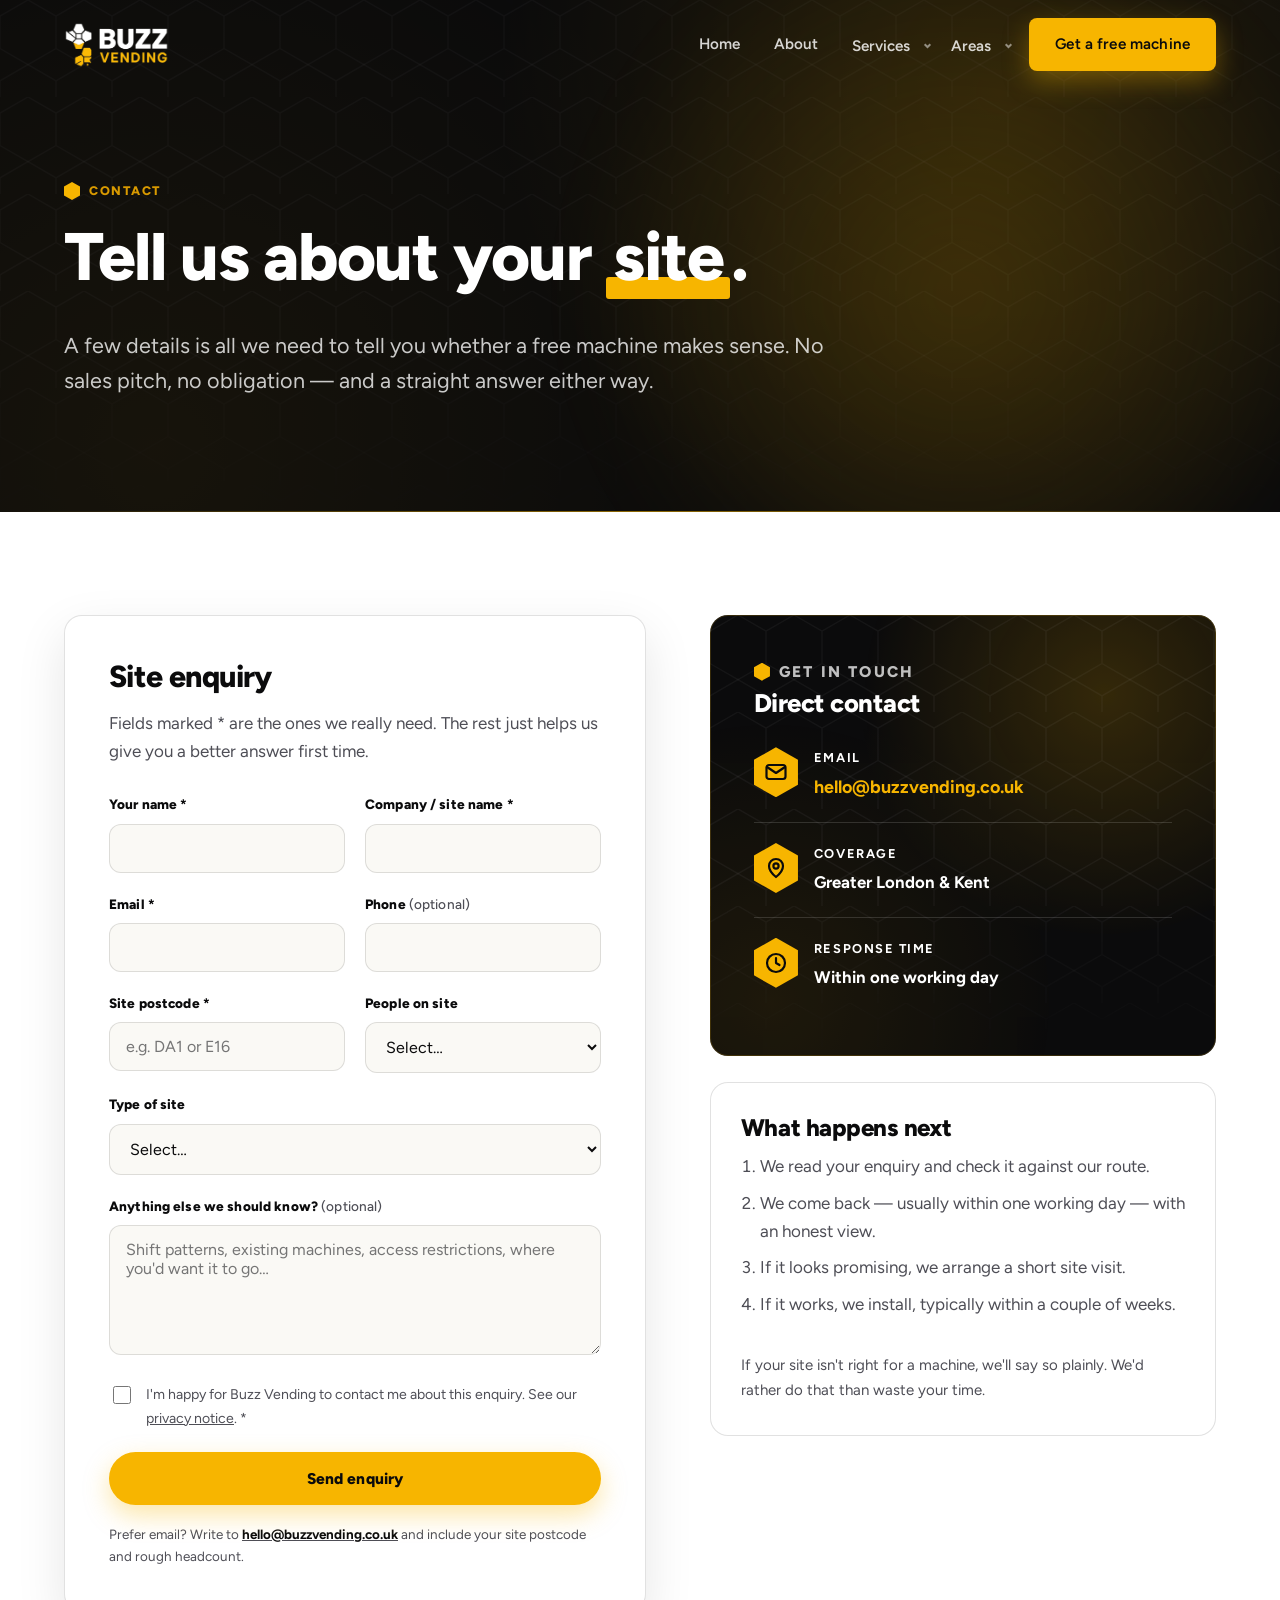
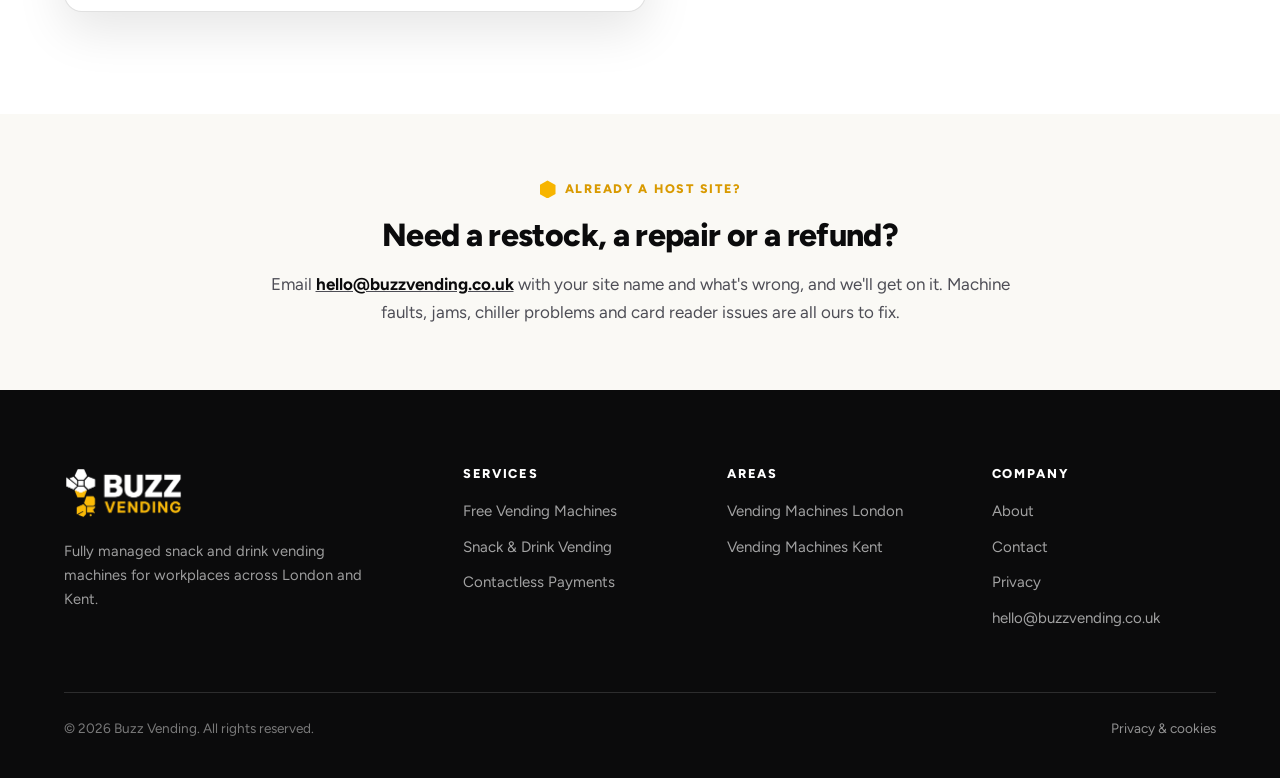
<file: contact.html>
<!doctype html>
<html lang="en-GB">
<head>
<meta charset="utf-8">
<meta name="viewport" content="width=device-width, initial-scale=1">
<title>Contact Buzz Vending | Free Vending Machines, London &amp; Kent</title>
<meta name="description" content="Get in touch about a free vending machine for your London or Kent site. Email hello@buzzvending.co.uk or send us your site details and we'll come back with a straight answer.">
<link rel="canonical" href="https://www.buzzvending.co.uk/contact.html">

<meta property="og:type" content="website">
<meta property="og:site_name" content="Buzz Vending">
<meta property="og:locale" content="en_GB">
<meta property="og:title" content="Contact Buzz Vending | Free Vending Machines, London &amp; Kent">
<meta property="og:description" content="Tell us about your site and we'll tell you whether a free machine makes sense.">
<meta property="og:url" content="https://www.buzzvending.co.uk/contact.html">
<meta property="og:image" content="https://www.buzzvending.co.uk/assets/img/buzz-social.png">
<meta name="twitter:card" content="summary_large_image">

<link rel="icon" href="assets/img/favicon.png" sizes="any">
<link rel="apple-touch-icon" href="assets/img/favicon.png">

<link rel="preconnect" href="https://fonts.googleapis.com">
<link rel="preconnect" href="https://fonts.gstatic.com" crossorigin>
<link rel="stylesheet" href="https://fonts.googleapis.com/css2?family=Figtree:wght@400;500;600;700;800;900&display=swap">
<link rel="stylesheet" href="assets/css/style.css?v=20261109b">
</head>

<body>
<a class="skip" href="#main">Skip to content</a>

<header class="site-header">
  <div class="wrap header-inner">
    <a class="logo" href="index.html" aria-label="Buzz Vending — home">
      <img src="assets/img/buzz-vending-logo-white.png" alt="Buzz Vending" width="477" height="200">
    </a>
    <button class="burger" type="button" aria-label="Open menu" aria-expanded="false" aria-controls="primary-nav">
      <span></span><span></span><span></span>
    </button>
    <nav class="nav" id="primary-nav" aria-label="Main">
      <a href="index.html">Home</a>
      <a href="about.html">About</a>
      <div class="has-sub">
        <a href="free-vending-machines.html">Services</a>
        <ul class="sub">
          <li><a href="free-vending-machines.html">Free Vending Machines</a></li>
          <li><a href="snack-drink-vending.html">Snack &amp; Drink Vending</a></li>
          <li><a href="contactless-payments.html">Contactless Payments</a></li>
        </ul>
      </div>
      <div class="has-sub">
        <a href="vending-machines-london.html">Areas</a>
        <ul class="sub">
          <li><a href="vending-machines-london.html">Vending Machines London</a></li>
          <li><a href="vending-machines-kent.html">Vending Machines Kent</a></li>
        </ul>
      </div>
      <a class="btn btn--primary" href="contact.html" aria-current="page">Get a free machine</a>
    </nav>
  </div>
</header>

<main id="main">

<section class="hero">
  <div class="comb" aria-hidden="true"></div>
  <div class="wrap">
    <div class="hero-inner">
      <p class="eyebrow">Contact</p>
      <h1>Tell us about your <span class="hl">site</span>.</h1>
      <p class="lede">A few details is all we need to tell you whether a free machine makes sense. No sales pitch, no obligation — and a straight answer either way.</p>
    </div>
  </div>
</section>

<section class="pad">
  <div class="wrap">
    <div class="split split--wide-left" style="align-items:start">

      <!-- ================================================== FORM -->
      <div class="reveal">
        <div class="form-card">
          <h2 style="font-size:clamp(1.5rem,2.4vw,1.9rem)">Site enquiry</h2>
          <p style="margin-bottom:28px">Fields marked * are the ones we really need. The rest just helps us give you a better answer first time.</p>

          <!--
            ============================================================
            FORM SETUP — READ THIS
            ------------------------------------------------------------
            Right now this form opens the visitor's email app addressed
            to hello@buzzvending.co.uk (works everywhere, zero setup).

            To receive enquiries straight into your inbox instead:
              1. Sign up free at https://formspree.io (or use Netlify Forms)
              2. Create a form pointed at hello@buzzvending.co.uk
              3. Replace the action below with your endpoint, e.g.
                 action="https://formspree.io/f/xyzabcde"
              4. Change method="post" (it's already set)
            The hidden _next field sends people to thank-you.html after.
            ============================================================
          -->
          <form data-enquiry
                action="https://formspree.io/f/mrpgolqw"
                method="post">

            <input type="hidden" name="_subject" value="Website enquiry — Buzz Vending">
            <input type="hidden" name="_next" value="https://www.buzzvending.co.uk/thank-you.html">

            <!-- spam trap: hidden from people, tempting to bots -->
            <div class="hp" aria-hidden="true">
              <label for="company-url">Leave this blank</label>
              <input type="text" id="company-url" name="_gotcha" tabindex="-1" autocomplete="off">
            </div>

            <div class="field-row">
              <div class="field">
                <label for="name">Your name *</label>
                <input type="text" id="name" name="name" required autocomplete="name">
              </div>
              <div class="field">
                <label for="company">Company / site name *</label>
                <input type="text" id="company" name="company" required autocomplete="organization">
              </div>
            </div>

            <div class="field-row">
              <div class="field">
                <label for="email">Email *</label>
                <input type="email" id="email" name="email" required autocomplete="email">
              </div>
              <div class="field">
                <label for="phone">Phone <span class="hint">(optional)</span></label>
                <input type="tel" id="phone" name="phone" autocomplete="tel">
              </div>
            </div>

            <div class="field-row">
              <div class="field">
                <label for="postcode">Site postcode *</label>
                <input type="text" id="postcode" name="postcode" required autocomplete="postal-code" placeholder="e.g. DA1 or E16">
              </div>
              <div class="field">
                <label for="people">People on site</label>
                <select id="people" name="people">
                  <option value="">Select…</option>
                  <option>Under 15</option>
                  <option>15–30</option>
                  <option>30–75</option>
                  <option>75–150</option>
                  <option>150+</option>
                  <option>Not sure</option>
                </select>
              </div>
            </div>

            <div class="field">
              <label for="sitetype">Type of site</label>
              <select id="sitetype" name="sitetype">
                <option value="">Select…</option>
                <option>Industrial / trading estate</option>
                <option>Warehouse or distribution centre</option>
                <option>Business park or office</option>
                <option>Vehicle or transport depot</option>
                <option>Care home</option>
                <option>Gym or leisure centre</option>
                <option>Student or staff accommodation</option>
                <option>Self-storage or trade counter</option>
                <option>Other</option>
              </select>
            </div>

            <div class="field">
              <label for="message">Anything else we should know? <span class="hint">(optional)</span></label>
              <textarea id="message" name="message" placeholder="Shift patterns, existing machines, access restrictions, where you'd want it to go…"></textarea>
            </div>

            <label class="consent" for="consent">
              <input type="checkbox" id="consent" name="consent" value="yes" data-label="Consent to be contacted" required>
              <span>I'm happy for Buzz Vending to contact me about this enquiry. See our <a href="privacy.html">privacy notice</a>. *</span>
            </label>

            <button class="btn btn--primary" type="submit" style="width:100%">Send enquiry</button>

            <p class="form-note">Prefer email? Write to <a href="mailto:hello@buzzvending.co.uk"><strong>hello@buzzvending.co.uk</strong></a> and include your site postcode and rough headcount.</p>
          </form>
        </div>
      </div>

      <!-- ============================================== DETAILS -->
      <div class="reveal" data-delay="120">
        <div class="showcase" style="min-height:auto;display:block">
          <div class="comb" aria-hidden="true"></div>
          <div class="showcase-body">
            <p class="eyebrow">Get in touch</p>
            <h3 style="margin-bottom:10px">Direct contact</h3>
            <ul class="contact-list">
              <li>
                <div class="icon" aria-hidden="true">
                  <svg viewBox="0 0 24 24" fill="none" stroke="currentColor" stroke-width="2.2" stroke-linecap="round" stroke-linejoin="round"><rect x="2.5" y="5" width="19" height="14" rx="2.5"/><path d="M3 7l9 6 9-6"/></svg>
                </div>
                <div>
                  <b>Email</b>
                  <a href="mailto:hello@buzzvending.co.uk">hello@buzzvending.co.uk</a>
                </div>
              </li>
              <li>
                <div class="icon" aria-hidden="true">
                  <svg viewBox="0 0 24 24" fill="none" stroke="currentColor" stroke-width="2.2" stroke-linecap="round" stroke-linejoin="round"><path d="M12 21s-7-5.6-7-11a7 7 0 1 1 14 0c0 5.4-7 11-7 11z"/><circle cx="12" cy="10" r="2.6"/></svg>
                </div>
                <div>
                  <b>Coverage</b>
                  <span style="color:#fff;font-weight:700;font-size:1.05rem">Greater London &amp; Kent</span>
                </div>
              </li>
              <li>
                <div class="icon" aria-hidden="true">
                  <svg viewBox="0 0 24 24" fill="none" stroke="currentColor" stroke-width="2.2" stroke-linecap="round" stroke-linejoin="round"><circle cx="12" cy="12" r="9"/><path d="M12 7v5l3.5 2"/></svg>
                </div>
                <div>
                  <b>Response time</b>
                  <span style="color:#fff;font-weight:700;font-size:1.05rem">Within one working day</span>
                </div>
              </li>
            </ul>
          </div>
        </div>

        <div class="card" style="margin-top:26px">
          <h3>What happens next</h3>
          <ol style="padding-left:1.1em">
            <li>We read your enquiry and check it against our route.</li>
            <li>We come back — usually within one working day — with an honest view.</li>
            <li>If it looks promising, we arrange a short site visit.</li>
            <li>If it works, we install, typically within a couple of weeks.</li>
          </ol>
          <p style="font-size:.94rem;margin-top:6px">If your site isn't right for a machine, we'll say so plainly. We'd rather do that than waste your time.</p>
        </div>
      </div>

    </div>
  </div>
</section>

<section class="pad-sm tint">
  <div class="wrap wrap--narrow center">
    <div class="reveal">
      <p class="eyebrow" style="justify-content:center">Already a host site?</p>
      <h2 style="font-size:clamp(1.4rem,2.6vw,2rem)">Need a restock, a repair or a refund?</h2>
      <p>Email <a href="mailto:hello@buzzvending.co.uk"><strong>hello@buzzvending.co.uk</strong></a> with your site name and what's wrong, and we'll get on it. Machine faults, jams, chiller problems and card reader issues are all ours to fix.</p>
    </div>
  </div>
</section>

</main>

<footer class="site-footer">
  <div class="wrap">
    <div class="footer-grid">
      <div>
        <div class="footer-logo"><img src="assets/img/buzz-vending-logo-white.png" alt="Buzz Vending" width="477" height="200"></div>
        <p>Fully managed snack and drink vending machines for workplaces across London and Kent.</p>
      </div>
      <div>
        <h4>Services</h4>
        <ul>
          <li><a href="free-vending-machines.html">Free Vending Machines</a></li>
          <li><a href="snack-drink-vending.html">Snack &amp; Drink Vending</a></li>
          <li><a href="contactless-payments.html">Contactless Payments</a></li>
        </ul>
      </div>
      <div>
        <h4>Areas</h4>
        <ul>
          <li><a href="vending-machines-london.html">Vending Machines London</a></li>
          <li><a href="vending-machines-kent.html">Vending Machines Kent</a></li>
        </ul>
      </div>
      <div>
        <h4>Company</h4>
        <ul>
          <li><a href="about.html">About</a></li>
          <li><a href="contact.html">Contact</a></li>
          <li><a href="privacy.html">Privacy</a></li>
          <li><a href="mailto:hello@buzzvending.co.uk">hello@buzzvending.co.uk</a></li>
        </ul>
      </div>
    </div>
    <div class="footer-bar">
      <p>&copy; <span data-year>2026</span> Buzz Vending. All rights reserved.</p>
      <p><a href="privacy.html">Privacy &amp; cookies</a></p>
    </div>
  </div>
</footer>


<!-- sticky mobile call-to-action -->
<div class="mobile-cta">
  <a class="btn btn--ghost" href="mailto:hello@buzzvending.co.uk">Email us</a>
  <a class="btn btn--primary" href="contact.html">Get a free machine</a>
</div>

<script src="assets/js/main.js?v=20261109b" defer></script>
</body>
</html>
</file>
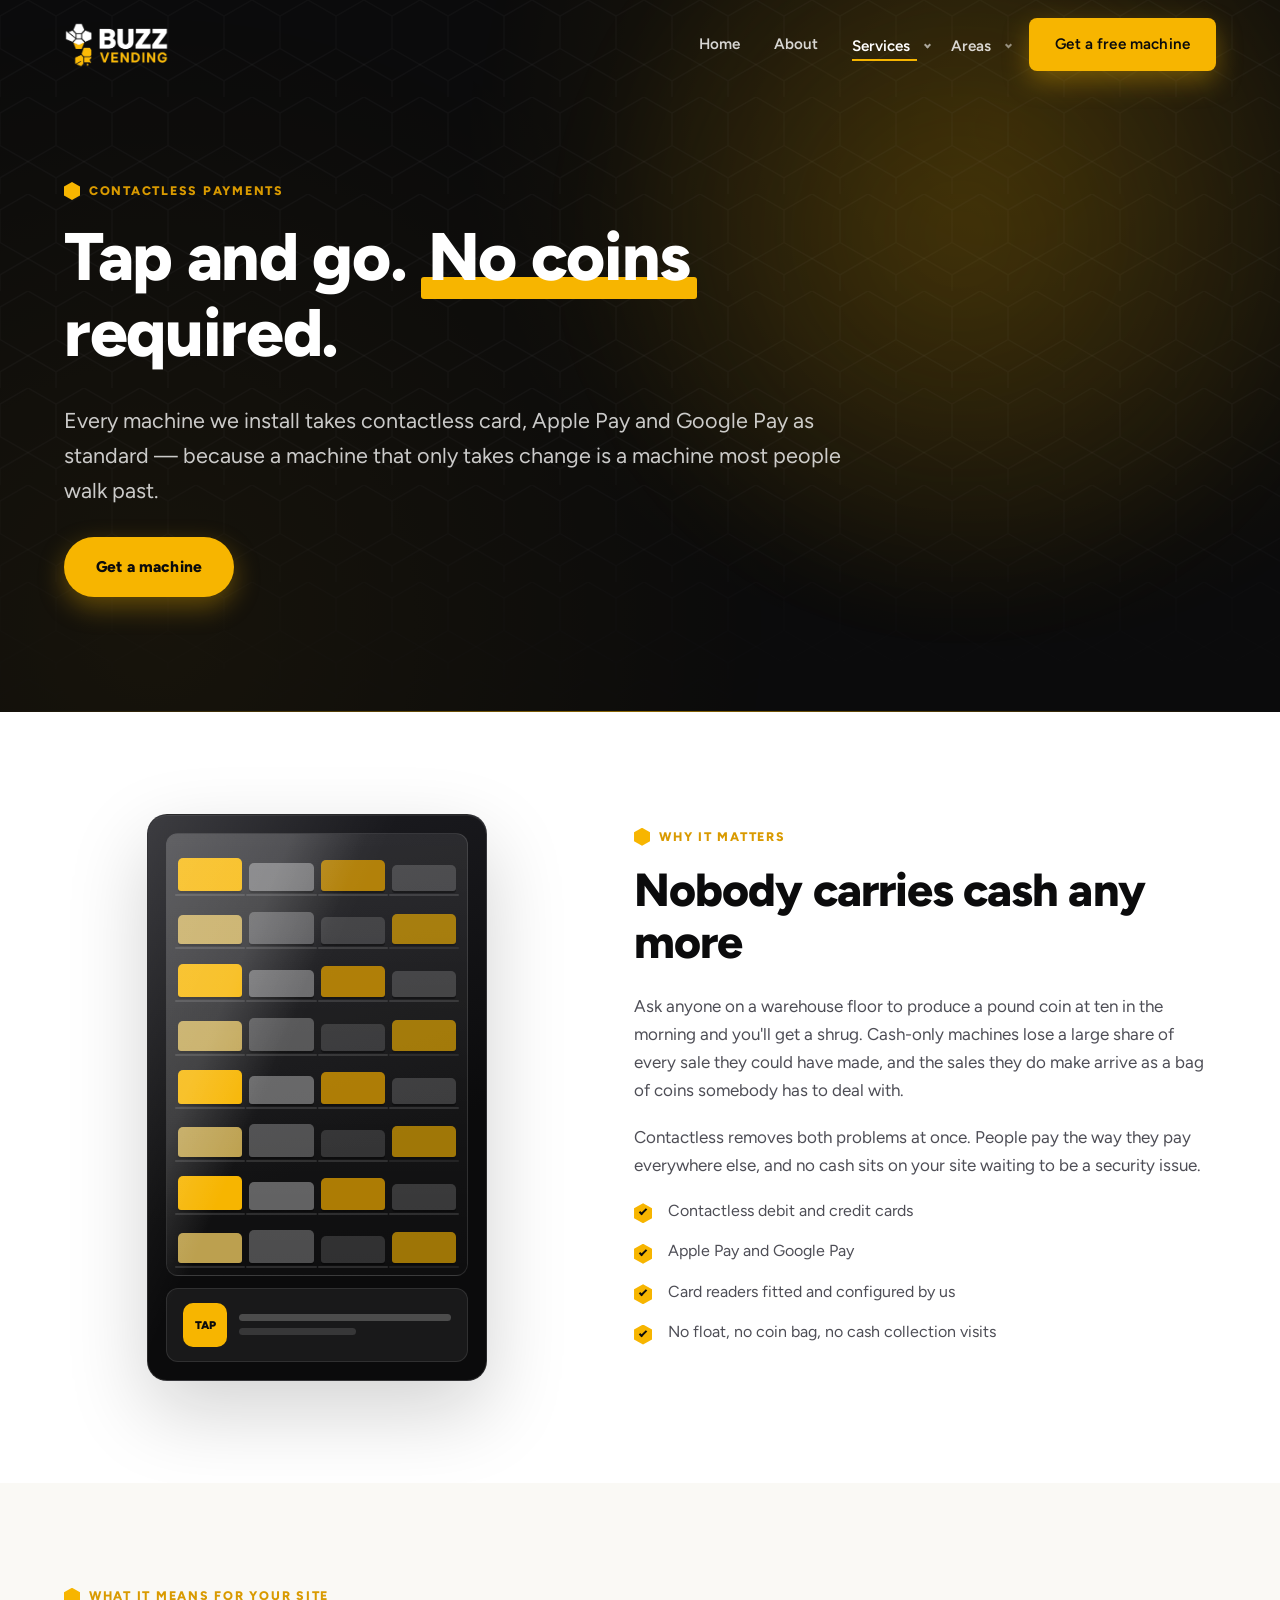
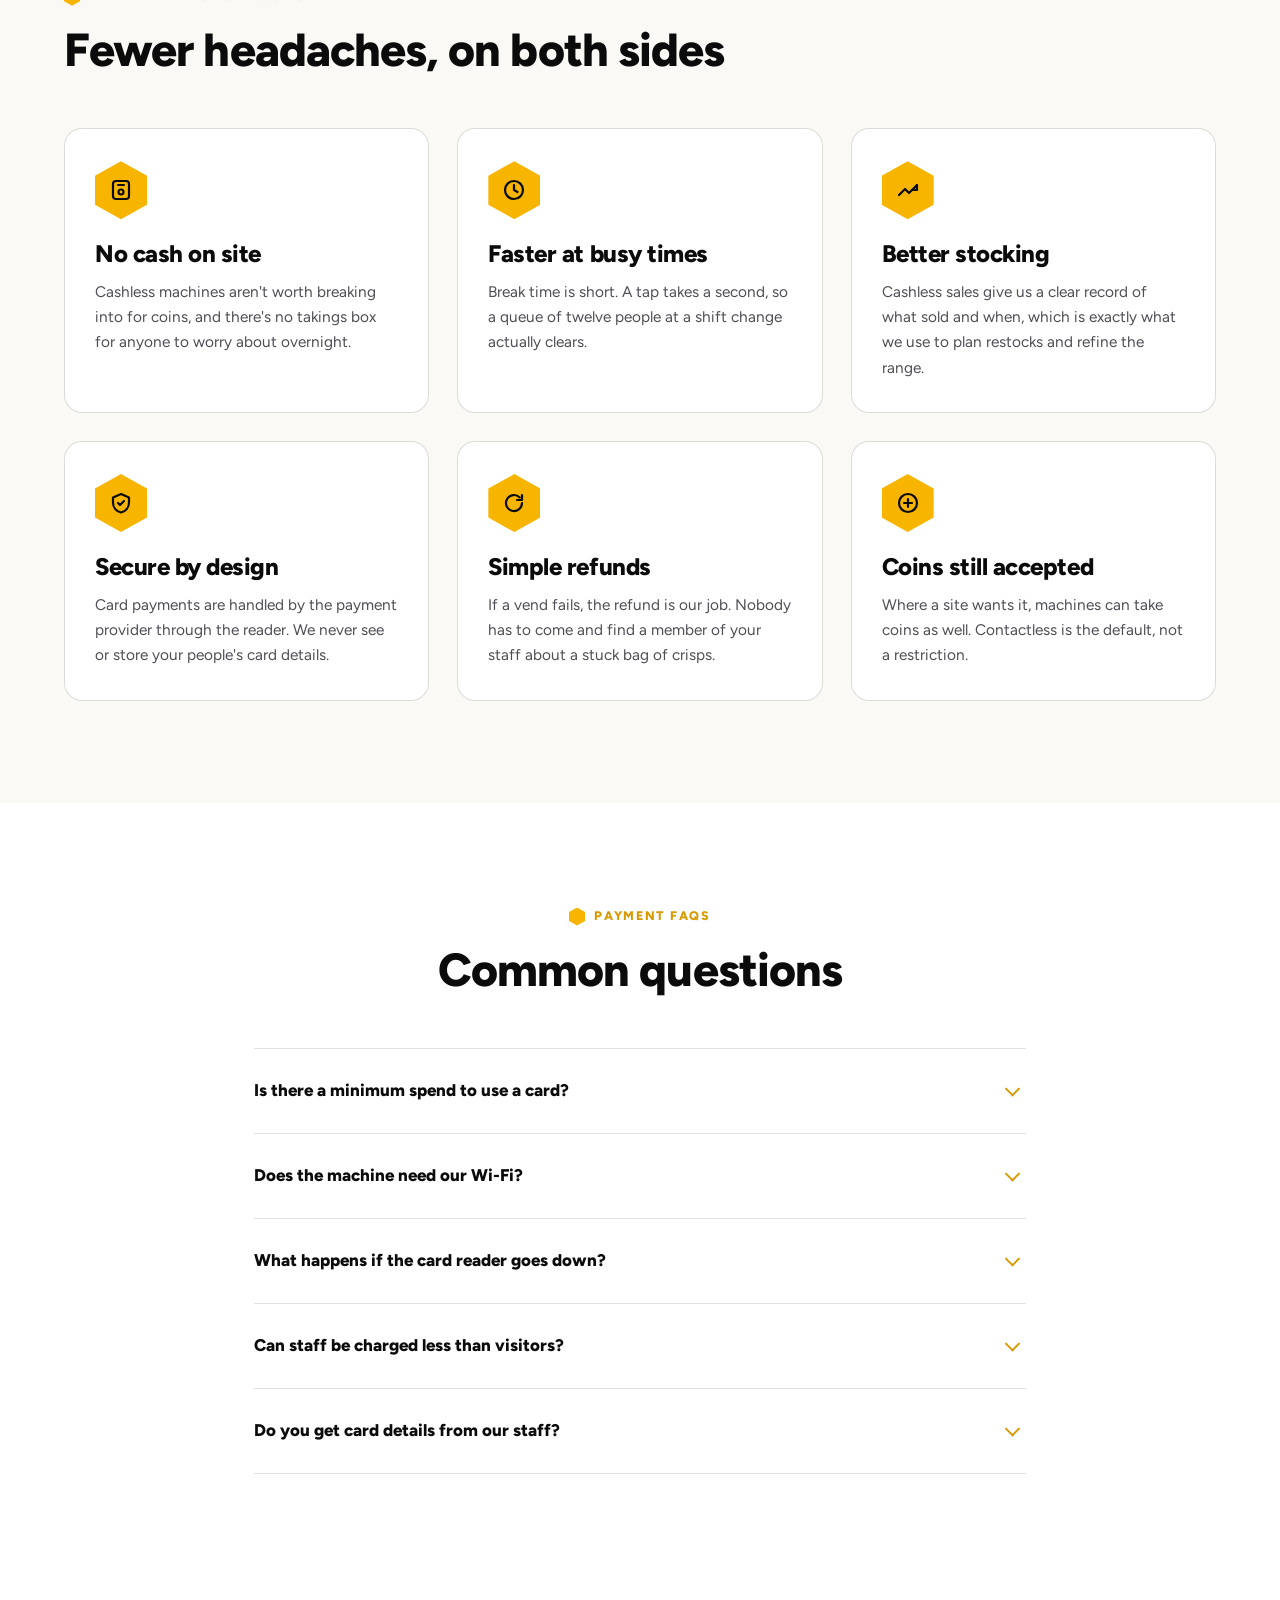
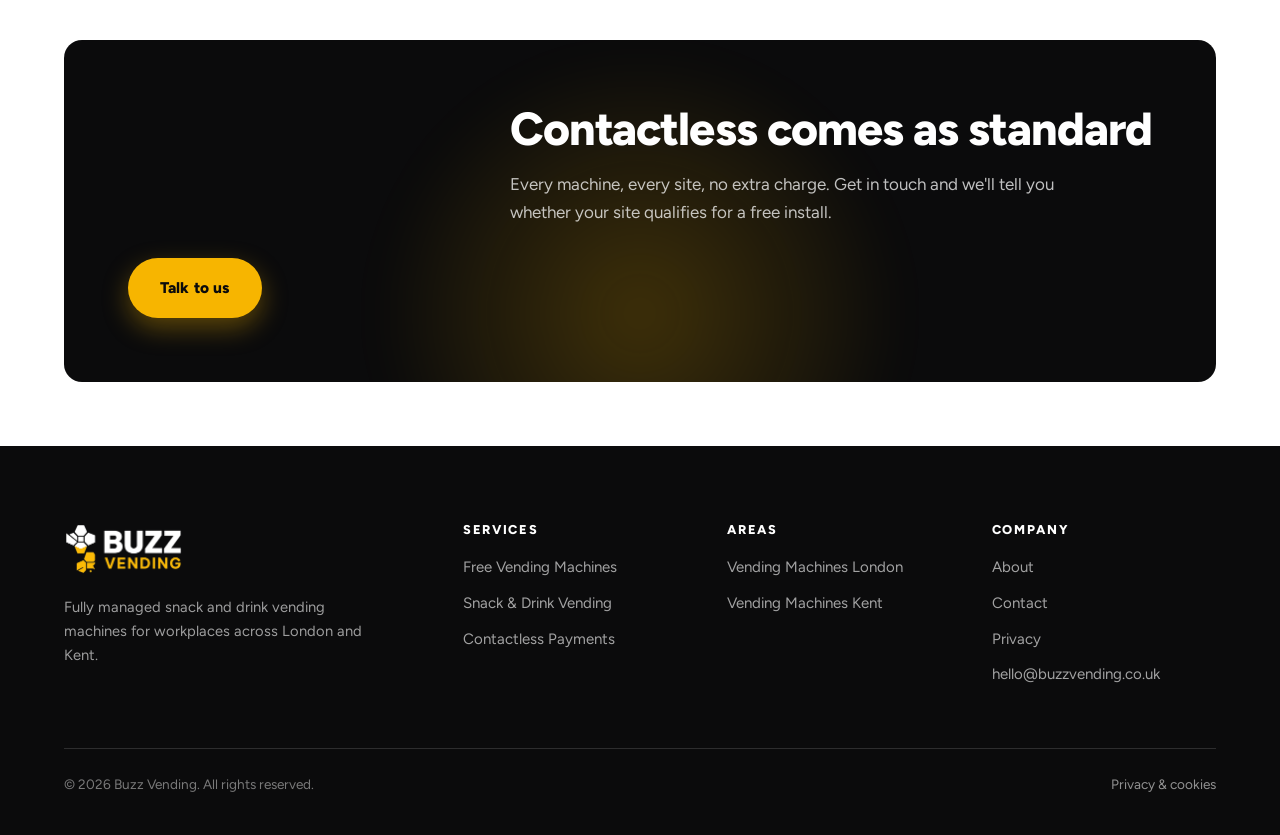
<file: contactless-payments.html>
<!doctype html>
<html lang="en-GB">
<head>
<meta charset="utf-8">
<meta name="viewport" content="width=device-width, initial-scale=1">
<title>Contactless Vending Payments | London &amp; Kent | Buzz Vending</title>
<meta name="description" content="Every Buzz Vending machine takes contactless card, Apple Pay and Google Pay as standard. No coins, no float, no cash on site overnight.">
<link rel="canonical" href="https://www.buzzvending.co.uk/contactless-payments.html">

<meta property="og:type" content="article">
<meta property="og:site_name" content="Buzz Vending">
<meta property="og:locale" content="en_GB">
<meta property="og:title" content="Contactless Vending Payments | London &amp; Kent">
<meta property="og:description" content="Contactless card, Apple Pay and Google Pay on every machine as standard.">
<meta property="og:url" content="https://www.buzzvending.co.uk/contactless-payments.html">
<meta property="og:image" content="https://www.buzzvending.co.uk/assets/img/buzz-social.png">
<meta name="twitter:card" content="summary_large_image">

<link rel="icon" href="assets/img/favicon.png" sizes="any">
<link rel="apple-touch-icon" href="assets/img/favicon.png">

<link rel="preconnect" href="https://fonts.googleapis.com">
<link rel="preconnect" href="https://fonts.gstatic.com" crossorigin>
<link rel="stylesheet" href="https://fonts.googleapis.com/css2?family=Figtree:wght@400;500;600;700;800;900&display=swap">
<link rel="stylesheet" href="assets/css/style.css?v=20261109b">
</head>

<body>
<a class="skip" href="#main">Skip to content</a>

<header class="site-header">
  <div class="wrap header-inner">
    <a class="logo" href="index.html" aria-label="Buzz Vending — home">
      <img src="assets/img/buzz-vending-logo-white.png" alt="Buzz Vending" width="477" height="200">
    </a>
    <button class="burger" type="button" aria-label="Open menu" aria-expanded="false" aria-controls="primary-nav">
      <span></span><span></span><span></span>
    </button>
    <nav class="nav" id="primary-nav" aria-label="Main">
      <a href="index.html">Home</a>
      <a href="about.html">About</a>
      <div class="has-sub">
        <a href="contactless-payments.html" aria-current="page">Services</a>
        <ul class="sub">
          <li><a href="free-vending-machines.html">Free Vending Machines</a></li>
          <li><a href="snack-drink-vending.html">Snack &amp; Drink Vending</a></li>
          <li><a href="contactless-payments.html">Contactless Payments</a></li>
        </ul>
      </div>
      <div class="has-sub">
        <a href="vending-machines-london.html">Areas</a>
        <ul class="sub">
          <li><a href="vending-machines-london.html">Vending Machines London</a></li>
          <li><a href="vending-machines-kent.html">Vending Machines Kent</a></li>
        </ul>
      </div>
      <a class="btn btn--primary" href="contact.html">Get a free machine</a>
    </nav>
  </div>
</header>

<main id="main">

<section class="hero">
  <div class="comb" aria-hidden="true"></div>
  <div class="wrap">
    <div class="hero-inner">
      <p class="eyebrow">Contactless payments</p>
      <h1>Tap and go. <span class="hl">No coins</span> required.</h1>
      <p class="lede">Every machine we install takes contactless card, Apple Pay and Google Pay as standard — because a machine that only takes change is a machine most people walk past.</p>
      <div class="btn-row">
        <a class="btn btn--primary" href="contact.html">Get a machine</a>
      </div>
    </div>
  </div>
</section>

<section class="pad">
  <div class="wrap split split--wide-right">
    <div class="reveal">
      <div class="machine" role="img" aria-label="Vending machine with a contactless card reader on the payment panel">
        <div class="machine-glass" aria-hidden="true">
          <i></i><i></i><i></i><i></i>
          <i></i><i></i><i></i><i></i>
          <i></i><i></i><i></i><i></i>
          <i></i><i></i><i></i><i></i>
          <i></i><i></i><i></i><i></i>
          <i></i><i></i><i></i><i></i>
          <i></i><i></i><i></i><i></i>
          <i></i><i></i><i></i><i></i>
        </div>
        <div class="machine-panel" aria-hidden="true">
          <div class="machine-reader">TAP</div>
          <div class="machine-lines"><b></b><b></b></div>
        </div>
      </div>
    </div>

    <div class="reveal" data-delay="120">
      <p class="eyebrow">Why it matters</p>
      <h2>Nobody carries cash any more</h2>
      <p>Ask anyone on a warehouse floor to produce a pound coin at ten in the morning and you'll get a shrug. Cash-only machines lose a large share of every sale they could have made, and the sales they do make arrive as a bag of coins somebody has to deal with.</p>
      <p>Contactless removes both problems at once. People pay the way they pay everywhere else, and no cash sits on your site waiting to be a security issue.</p>
      <ul class="ticks">
        <li>Contactless debit and credit cards</li>
        <li>Apple Pay and Google Pay</li>
        <li>Card readers fitted and configured by us</li>
        <li>No float, no coin bag, no cash collection visits</li>
      </ul>
    </div>
  </div>
</section>

<section class="pad tint">
  <div class="wrap">
    <div class="section-head reveal">
      <p class="eyebrow">What it means for your site</p>
      <h2>Fewer headaches, on both sides</h2>
    </div>

    <div class="grid g-3">
      <div class="card reveal">
        <div class="icon" aria-hidden="true">
          <svg viewBox="0 0 24 24" fill="none" stroke="currentColor" stroke-width="2.2" stroke-linecap="round" stroke-linejoin="round" aria-hidden="true"><rect x="4" y="3" width="16" height="18" rx="3"/><path d="M9 7h6"/><circle cx="12" cy="14" r="2.5"/></svg>
        </div>
        <h3>No cash on site</h3>
        <p>Cashless machines aren't worth breaking into for coins, and there's no takings box for anyone to worry about overnight.</p>
      </div>

      <div class="card reveal" data-delay="80">
        <div class="icon" aria-hidden="true">
          <svg viewBox="0 0 24 24" fill="none" stroke="currentColor" stroke-width="2.2" stroke-linecap="round" stroke-linejoin="round" aria-hidden="true"><circle cx="12" cy="12" r="9"/><path d="M12 7v5l3.5 2"/></svg>
        </div>
        <h3>Faster at busy times</h3>
        <p>Break time is short. A tap takes a second, so a queue of twelve people at a shift change actually clears.</p>
      </div>

      <div class="card reveal" data-delay="160">
        <div class="icon" aria-hidden="true">
          <svg viewBox="0 0 24 24" fill="none" stroke="currentColor" stroke-width="2.2" stroke-linecap="round" stroke-linejoin="round" aria-hidden="true"><path d="M3 17l6-6 4 4 8-8"/><path d="M21 7v5h-5"/></svg>
        </div>
        <h3>Better stocking</h3>
        <p>Cashless sales give us a clear record of what sold and when, which is exactly what we use to plan restocks and refine the range.</p>
      </div>

      <div class="card reveal">
        <div class="icon" aria-hidden="true">
          <svg viewBox="0 0 24 24" fill="none" stroke="currentColor" stroke-width="2.2" stroke-linecap="round" stroke-linejoin="round" aria-hidden="true"><path d="M12 3l8 3.5v5c0 5-3.4 8.8-8 10-4.6-1.2-8-5-8-10v-5z"/><path d="M9 12l2 2 4-4"/></svg>
        </div>
        <h3>Secure by design</h3>
        <p>Card payments are handled by the payment provider through the reader. We never see or store your people's card details.</p>
      </div>

      <div class="card reveal" data-delay="80">
        <div class="icon" aria-hidden="true">
          <svg viewBox="0 0 24 24" fill="none" stroke="currentColor" stroke-width="2.2" stroke-linecap="round" stroke-linejoin="round" aria-hidden="true"><path d="M20 12a8 8 0 1 1-2.3-5.6"/><path d="M20 4v5h-5"/></svg>
        </div>
        <h3>Simple refunds</h3>
        <p>If a vend fails, the refund is our job. Nobody has to come and find a member of your staff about a stuck bag of crisps.</p>
      </div>

      <div class="card reveal" data-delay="160">
        <div class="icon" aria-hidden="true">
          <svg viewBox="0 0 24 24" fill="none" stroke="currentColor" stroke-width="2.2" stroke-linecap="round" stroke-linejoin="round" aria-hidden="true"><circle cx="12" cy="12" r="9"/><path d="M8 12h8M12 8v8"/></svg>
        </div>
        <h3>Coins still accepted</h3>
        <p>Where a site wants it, machines can take coins as well. Contactless is the default, not a restriction.</p>
      </div>
    </div>
  </div>
</section>

<section class="pad">
  <div class="wrap wrap--narrow">
    <div class="section-head center reveal">
      <p class="eyebrow">Payment FAQs</p>
      <h2>Common questions</h2>
    </div>

    <div class="faq reveal">
      <details>
        <summary>Is there a minimum spend to use a card?</summary>
        <div class="faq-body"><p>No. Any item in the machine can be bought with a tap, whatever it costs.</p></div>
      </details>
      <details>
        <summary>Does the machine need our Wi-Fi?</summary>
        <div class="faq-body"><p>No. The readers we fit use their own mobile data connection, so there's nothing to configure on your network and no IT involvement needed. If mobile signal is poor in the exact spot, we'll check that during the site visit.</p></div>
      </details>
      <details>
        <summary>What happens if the card reader goes down?</summary>
        <div class="faq-body"><p>Reader faults are ours to fix, and they're one of the first things we monitor. Report it and we'll get it back up.</p></div>
      </details>
      <details>
        <summary>Can staff be charged less than visitors?</summary>
        <div class="faq-body"><p>On some setups, staff pricing or subsidised lines can be arranged. If that's something you want, raise it at the site visit and we'll tell you what's possible.</p></div>
      </details>
      <details>
        <summary>Do you get card details from our staff?</summary>
        <div class="faq-body"><p>No. Card data is handled entirely by the payment provider through the reader. We see sales figures, not people's card details.</p></div>
      </details>
    </div>
  </div>
</section>

<section class="pad-sm">
  <div class="wrap">
    <div class="cta reveal">
      <div class="comb" aria-hidden="true"></div>
      <div>
        <h2>Contactless comes as standard</h2>
        <p>Every machine, every site, no extra charge. Get in touch and we'll tell you whether your site qualifies for a free install.</p>
      </div>
      <div><a class="btn btn--primary" href="contact.html">Talk to us</a></div>
    </div>
  </div>
</section>

</main>

<footer class="site-footer">
  <div class="wrap">
    <div class="footer-grid">
      <div>
        <div class="footer-logo"><img src="assets/img/buzz-vending-logo-white.png" alt="Buzz Vending" width="477" height="200"></div>
        <p>Fully managed snack and drink vending machines for workplaces across London and Kent.</p>
      </div>
      <div>
        <h4>Services</h4>
        <ul>
          <li><a href="free-vending-machines.html">Free Vending Machines</a></li>
          <li><a href="snack-drink-vending.html">Snack &amp; Drink Vending</a></li>
          <li><a href="contactless-payments.html">Contactless Payments</a></li>
        </ul>
      </div>
      <div>
        <h4>Areas</h4>
        <ul>
          <li><a href="vending-machines-london.html">Vending Machines London</a></li>
          <li><a href="vending-machines-kent.html">Vending Machines Kent</a></li>
        </ul>
      </div>
      <div>
        <h4>Company</h4>
        <ul>
          <li><a href="about.html">About</a></li>
          <li><a href="contact.html">Contact</a></li>
          <li><a href="privacy.html">Privacy</a></li>
          <li><a href="mailto:hello@buzzvending.co.uk">hello@buzzvending.co.uk</a></li>
        </ul>
      </div>
    </div>
    <div class="footer-bar">
      <p>&copy; <span data-year>2026</span> Buzz Vending. All rights reserved.</p>
      <p><a href="privacy.html">Privacy &amp; cookies</a></p>
    </div>
  </div>
</footer>


<!-- sticky mobile call-to-action -->
<div class="mobile-cta">
  <a class="btn btn--ghost" href="mailto:hello@buzzvending.co.uk">Email us</a>
  <a class="btn btn--primary" href="contact.html">Get a free machine</a>
</div>

<script src="assets/js/main.js?v=20261109b" defer></script>
</body>
</html>
</file>
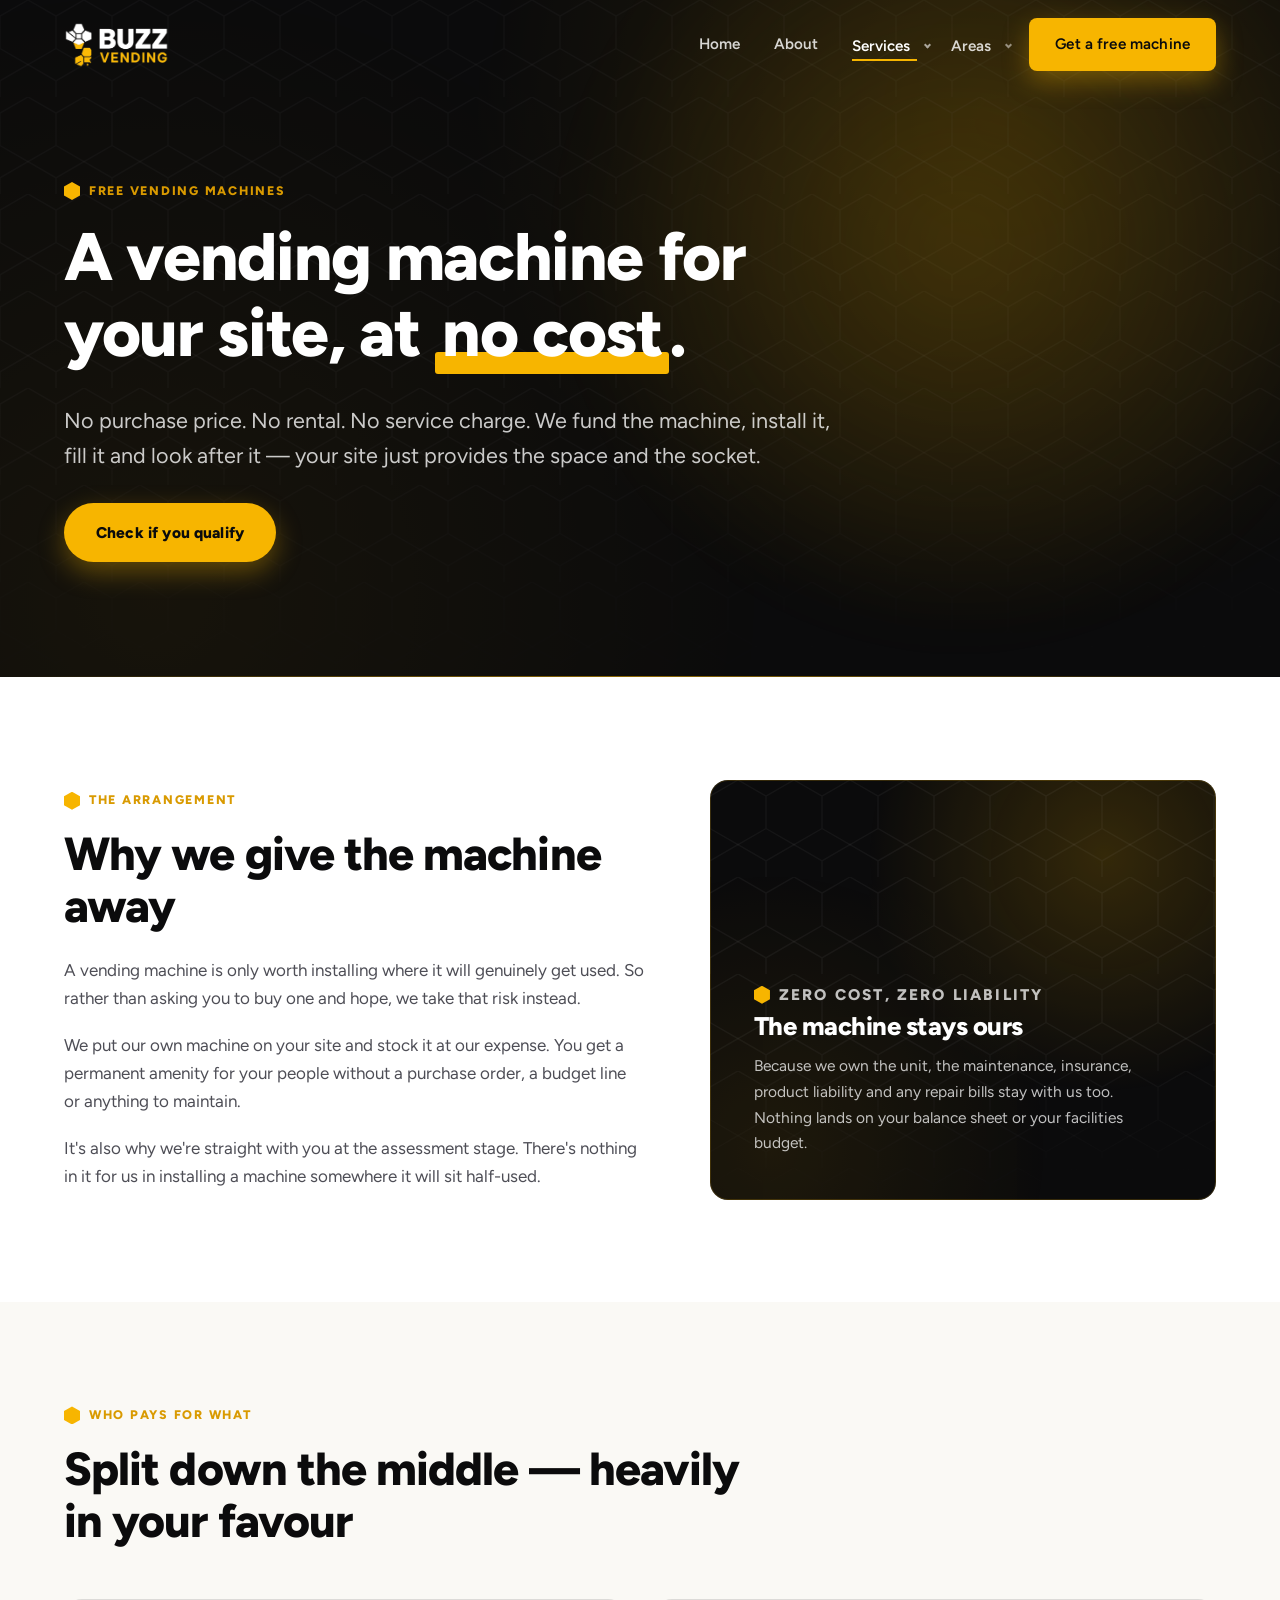
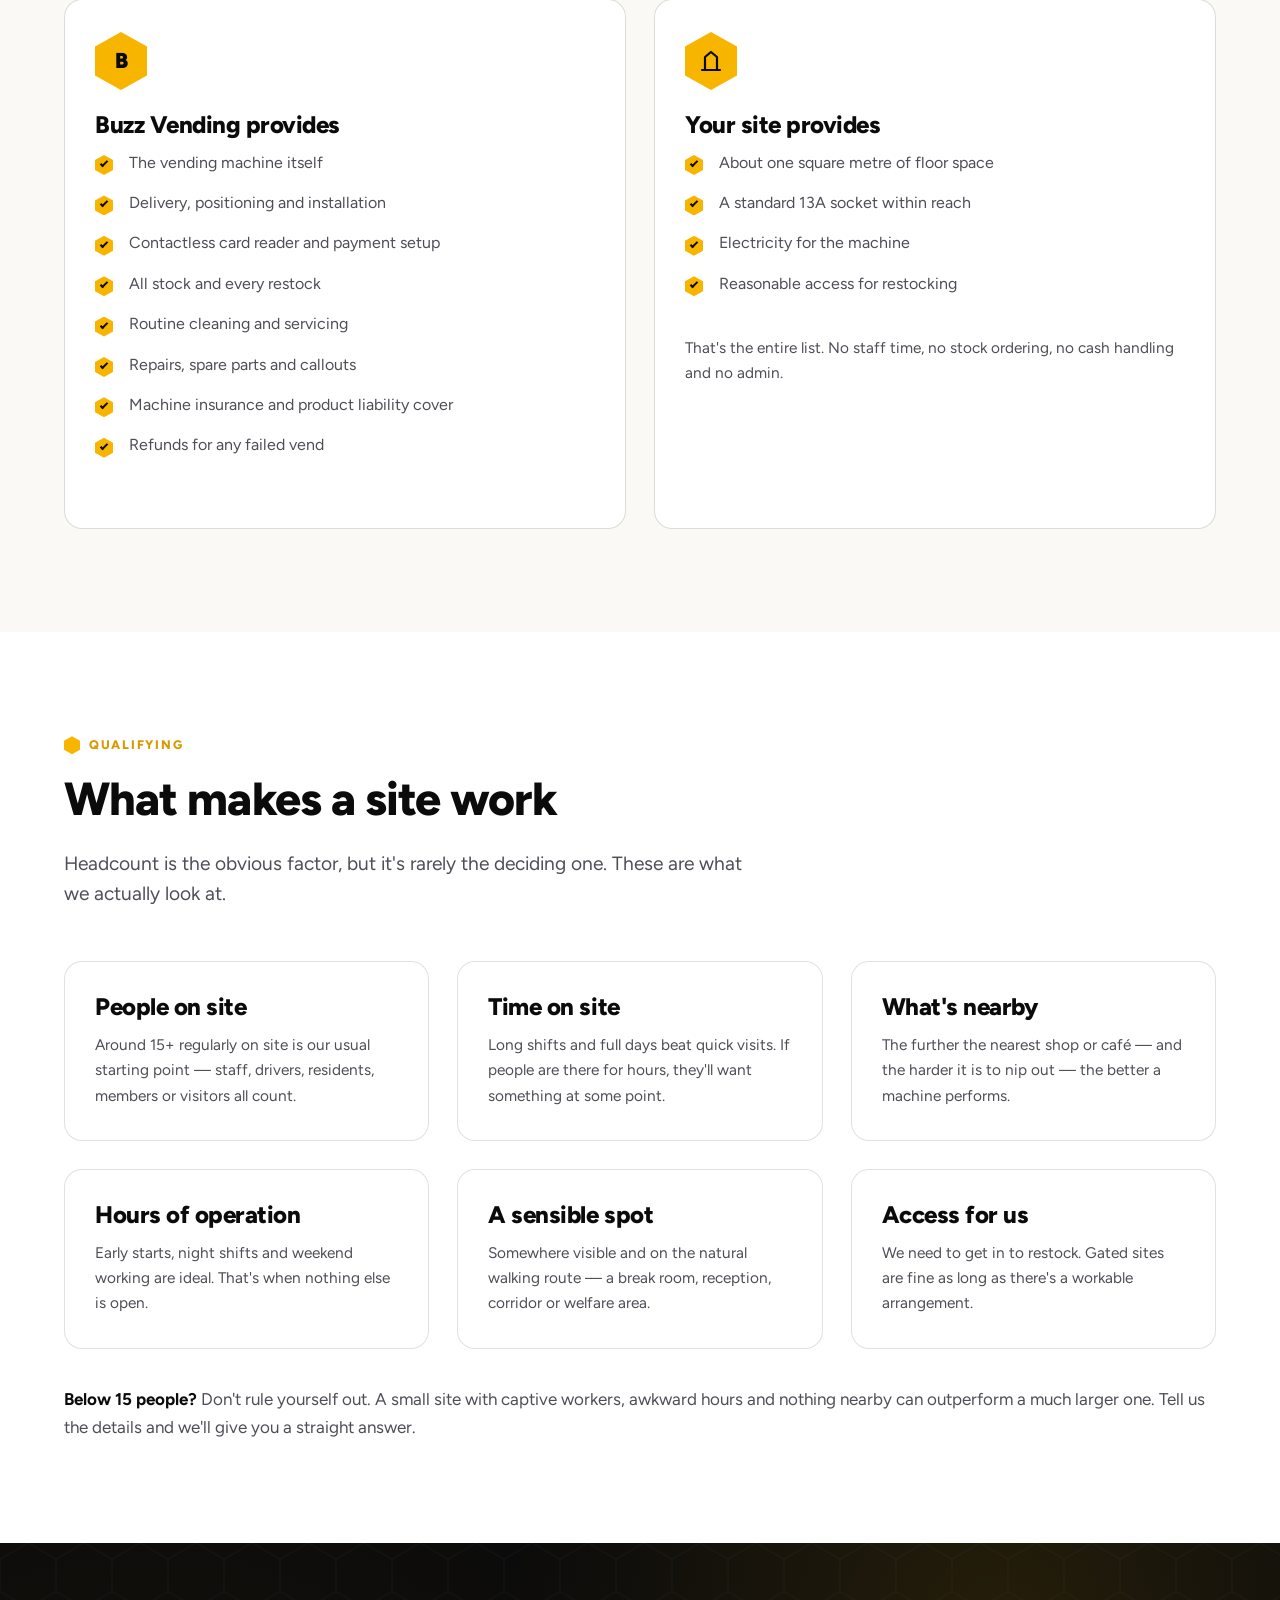
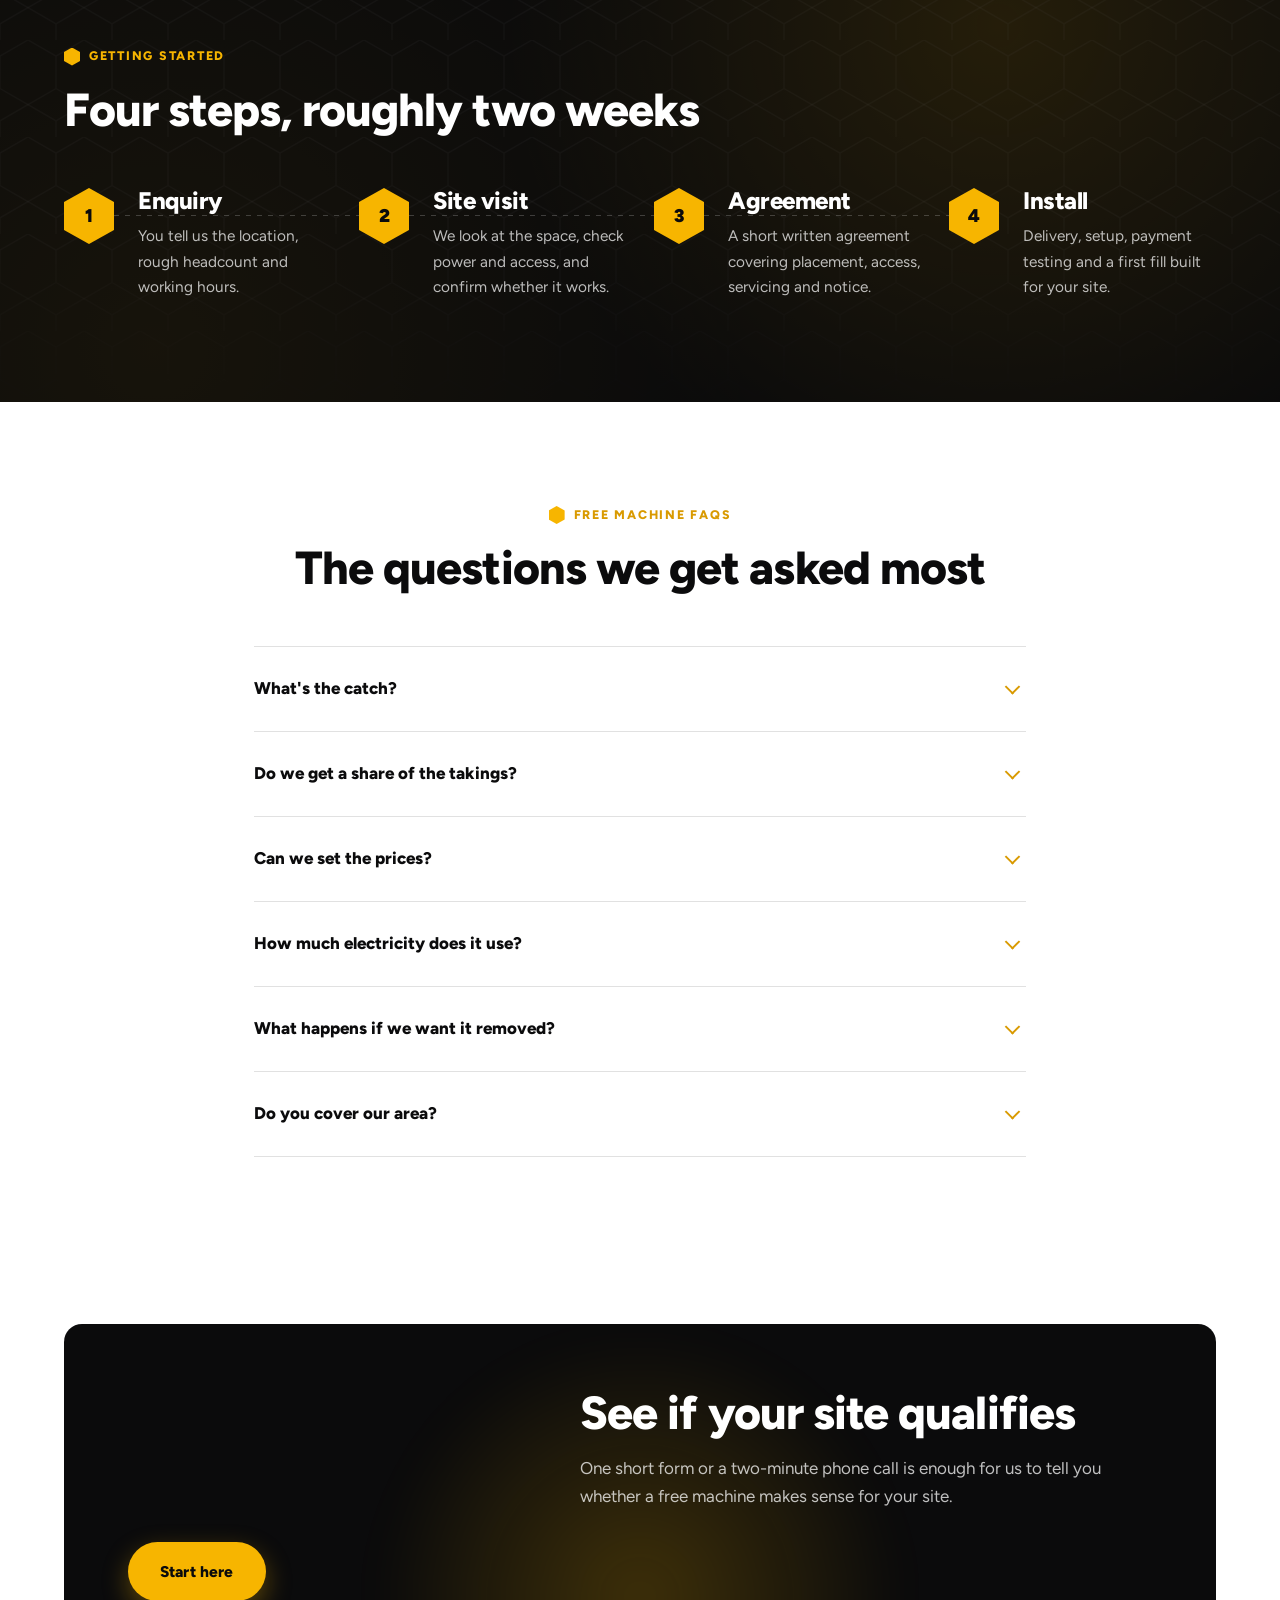
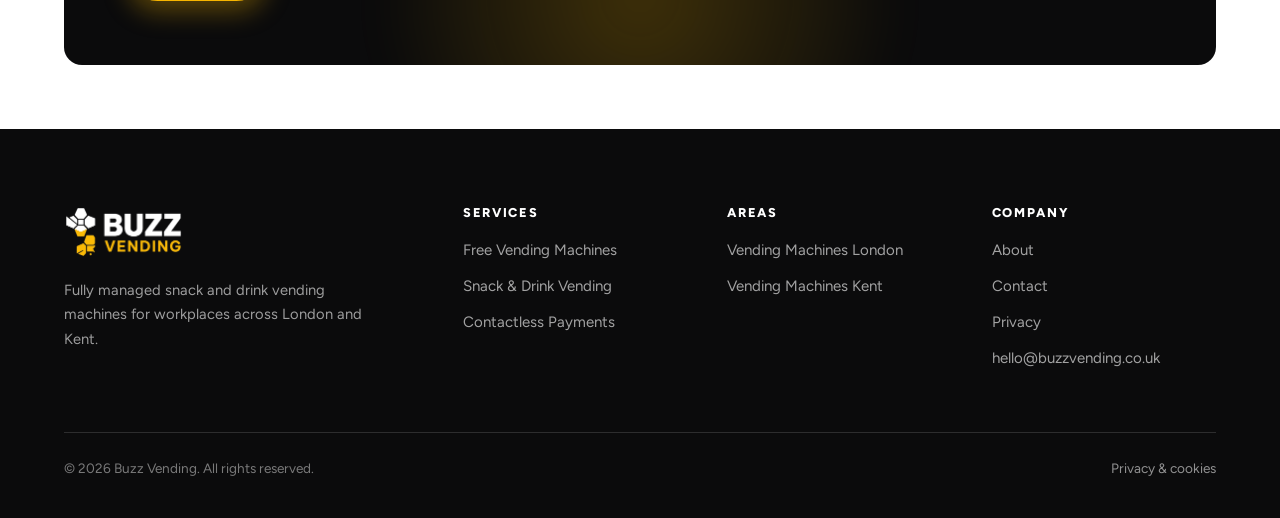
<file: free-vending-machines.html>
<!doctype html>
<html lang="en-GB">
<head>
<meta charset="utf-8">
<meta name="viewport" content="width=device-width, initial-scale=1">
<title>Free Vending Machines for London &amp; Kent Workplaces | Buzz Vending</title>
<meta name="description" content="Free-on-loan vending machines for qualifying sites in London and Kent. No purchase cost, no rental, no service fee — we fund, install, stock and maintain the machine.">
<link rel="canonical" href="https://www.buzzvending.co.uk/free-vending-machines.html">

<meta property="og:type" content="article">
<meta property="og:site_name" content="Buzz Vending">
<meta property="og:locale" content="en_GB">
<meta property="og:title" content="Free Vending Machines for London &amp; Kent Workplaces">
<meta property="og:description" content="No purchase cost, no rental, no service fee. We fund, install, stock and maintain the machine — you provide the space and a socket.">
<meta property="og:url" content="https://www.buzzvending.co.uk/free-vending-machines.html">
<meta property="og:image" content="https://www.buzzvending.co.uk/assets/img/buzz-social.png">
<meta name="twitter:card" content="summary_large_image">

<link rel="icon" href="assets/img/favicon.png" sizes="any">
<link rel="apple-touch-icon" href="assets/img/favicon.png">

<link rel="preconnect" href="https://fonts.googleapis.com">
<link rel="preconnect" href="https://fonts.gstatic.com" crossorigin>
<link rel="stylesheet" href="https://fonts.googleapis.com/css2?family=Figtree:wght@400;500;600;700;800;900&display=swap">
<link rel="stylesheet" href="assets/css/style.css?v=20261109b">

<script type="application/ld+json">
{
  "@context": "https://schema.org",
  "@type": "FAQPage",
  "mainEntity": [
    {
      "@type": "Question",
      "name": "How can a vending machine be free?",
      "acceptedAnswer": { "@type": "Answer", "text": "Buzz Vending funds, owns and operates the machine. The host site pays nothing for the unit, delivery, installation, card reader, stock or servicing." }
    },
    {
      "@type": "Question",
      "name": "What size site qualifies for a free vending machine?",
      "acceptedAnswer": { "@type": "Answer", "text": "As a guide, sites with around 15 or more people on site regularly. Shift length, opening hours and how far the nearest shop is matter as much as headcount." }
    },
    {
      "@type": "Question",
      "name": "What does the host site have to provide?",
      "acceptedAnswer": { "@type": "Answer", "text": "Floor space of roughly one metre by one metre, a standard 13A socket nearby, and reasonable access for restocking during agreed hours." }
    }
  ]
}
</script>
</head>

<body>
<a class="skip" href="#main">Skip to content</a>

<header class="site-header">
  <div class="wrap header-inner">
    <a class="logo" href="index.html" aria-label="Buzz Vending — home">
      <img src="assets/img/buzz-vending-logo-white.png" alt="Buzz Vending" width="477" height="200">
    </a>
    <button class="burger" type="button" aria-label="Open menu" aria-expanded="false" aria-controls="primary-nav">
      <span></span><span></span><span></span>
    </button>
    <nav class="nav" id="primary-nav" aria-label="Main">
      <a href="index.html">Home</a>
      <a href="about.html">About</a>
      <div class="has-sub">
        <a href="free-vending-machines.html" aria-current="page">Services</a>
        <ul class="sub">
          <li><a href="free-vending-machines.html">Free Vending Machines</a></li>
          <li><a href="snack-drink-vending.html">Snack &amp; Drink Vending</a></li>
          <li><a href="contactless-payments.html">Contactless Payments</a></li>
        </ul>
      </div>
      <div class="has-sub">
        <a href="vending-machines-london.html">Areas</a>
        <ul class="sub">
          <li><a href="vending-machines-london.html">Vending Machines London</a></li>
          <li><a href="vending-machines-kent.html">Vending Machines Kent</a></li>
        </ul>
      </div>
      <a class="btn btn--primary" href="contact.html">Get a free machine</a>
    </nav>
  </div>
</header>

<main id="main">

<section class="hero">
  <div class="comb" aria-hidden="true"></div>
  <div class="wrap">
    <div class="hero-inner">
      <p class="eyebrow">Free vending machines</p>
      <h1>A vending machine for your site, at <span class="hl">no cost</span>.</h1>
      <p class="lede">No purchase price. No rental. No service charge. We fund the machine, install it, fill it and look after it — your site just provides the space and the socket.</p>
      <div class="btn-row">
        <a class="btn btn--primary" href="contact.html">Check if you qualify</a>
      </div>
    </div>
  </div>
</section>

<!-- =========================================================== EXPLAIN -->
<section class="pad">
  <div class="wrap split split--wide-left">
    <div class="reveal">
      <p class="eyebrow">The arrangement</p>
      <h2>Why we give the machine away</h2>
      <p>A vending machine is only worth installing where it will genuinely get used. So rather than asking you to buy one and hope, we take that risk instead.</p>
      <p>We put our own machine on your site and stock it at our expense. You get a permanent amenity for your people without a purchase order, a budget line or anything to maintain.</p>
      <p>It's also why we're straight with you at the assessment stage. There's nothing in it for us in installing a machine somewhere it will sit half-used.</p>
    </div>

    <div class="reveal" data-delay="120">
      <div class="showcase">
        <div class="comb" aria-hidden="true"></div>
        <div class="showcase-body">
          <p class="eyebrow">Zero cost, zero liability</p>
          <h3>The machine stays ours</h3>
          <p>Because we own the unit, the maintenance, insurance, product liability and any repair bills stay with us too. Nothing lands on your balance sheet or your facilities budget.</p>
        </div>
      </div>
    </div>
  </div>
</section>

<!-- =========================================================== SPLIT -->
<section class="pad tint">
  <div class="wrap">
    <div class="section-head reveal">
      <p class="eyebrow">Who pays for what</p>
      <h2>Split down the middle — heavily in your favour</h2>
    </div>

    <div class="grid g-2">
      <div class="card reveal">
        <div class="icon" aria-hidden="true">B</div>
        <h3>Buzz Vending provides</h3>
        <ul class="ticks">
          <li>The vending machine itself</li>
          <li>Delivery, positioning and installation</li>
          <li>Contactless card reader and payment setup</li>
          <li>All stock and every restock</li>
          <li>Routine cleaning and servicing</li>
          <li>Repairs, spare parts and callouts</li>
          <li>Machine insurance and product liability cover</li>
          <li>Refunds for any failed vend</li>
        </ul>
      </div>

      <div class="card reveal" data-delay="120">
        <div class="icon" aria-hidden="true">
          <svg viewBox="0 0 24 24" fill="none" stroke="currentColor" stroke-width="2.2" stroke-linecap="round" stroke-linejoin="round" aria-hidden="true"><path d="M3 21h18M6 21V8l6-5 6 5v13"/></svg>
        </div>
        <h3>Your site provides</h3>
        <ul class="ticks">
          <li>About one square metre of floor space</li>
          <li>A standard 13A socket within reach</li>
          <li>Electricity for the machine</li>
          <li>Reasonable access for restocking</li>
        </ul>
        <p>That's the entire list. No staff time, no stock ordering, no cash handling and no admin.</p>
      </div>
    </div>
  </div>
</section>

<!-- ========================================================= QUALIFY -->
<section class="pad">
  <div class="wrap">
    <div class="section-head reveal">
      <p class="eyebrow">Qualifying</p>
      <h2>What makes a site work</h2>
      <p class="lede">Headcount is the obvious factor, but it's rarely the deciding one. These are what we actually look at.</p>
    </div>

    <div class="grid g-3">
      <div class="card reveal">
        <h3>People on site</h3>
        <p>Around 15+ regularly on site is our usual starting point — staff, drivers, residents, members or visitors all count.</p>
      </div>
      <div class="card reveal" data-delay="80">
        <h3>Time on site</h3>
        <p>Long shifts and full days beat quick visits. If people are there for hours, they'll want something at some point.</p>
      </div>
      <div class="card reveal" data-delay="160">
        <h3>What's nearby</h3>
        <p>The further the nearest shop or café — and the harder it is to nip out — the better a machine performs.</p>
      </div>
      <div class="card reveal">
        <h3>Hours of operation</h3>
        <p>Early starts, night shifts and weekend working are ideal. That's when nothing else is open.</p>
      </div>
      <div class="card reveal" data-delay="80">
        <h3>A sensible spot</h3>
        <p>Somewhere visible and on the natural walking route — a break room, reception, corridor or welfare area.</p>
      </div>
      <div class="card reveal" data-delay="160">
        <h3>Access for us</h3>
        <p>We need to get in to restock. Gated sites are fine as long as there's a workable arrangement.</p>
      </div>
    </div>

    <div class="reveal" style="margin-top:36px">
      <p><strong>Below 15 people?</strong> Don't rule yourself out. A small site with captive workers, awkward hours and nothing nearby can outperform a much larger one. Tell us the details and we'll give you a straight answer.</p>
    </div>
  </div>
</section>

<!-- ========================================================== PROCESS -->
<section class="pad dark">
  <div class="comb" aria-hidden="true"></div>
  <div class="wrap" style="position:relative;z-index:2">
    <div class="section-head reveal">
      <p class="eyebrow">Getting started</p>
      <h2>Four steps, roughly two weeks</h2>
    </div>

    <div class="grid g-4">
      <div class="step reveal" data-n="1">
        <h3>Enquiry</h3>
        <p>You tell us the location, rough headcount and working hours.</p>
      </div>
      <div class="step reveal" data-delay="90" data-n="2">
        <h3>Site visit</h3>
        <p>We look at the space, check power and access, and confirm whether it works.</p>
      </div>
      <div class="step reveal" data-delay="180" data-n="3">
        <h3>Agreement</h3>
        <p>A short written agreement covering placement, access, servicing and notice.</p>
      </div>
      <div class="step reveal" data-delay="270" data-n="4">
        <h3>Install</h3>
        <p>Delivery, setup, payment testing and a first fill built for your site.</p>
      </div>
    </div>
  </div>
</section>

<!-- ============================================================== FAQ -->
<section class="pad">
  <div class="wrap wrap--narrow">
    <div class="section-head center reveal">
      <p class="eyebrow">Free machine FAQs</p>
      <h2>The questions we get asked most</h2>
    </div>

    <div class="faq reveal">
      <details>
        <summary>What's the catch?</summary>
        <div class="faq-body"><p>There isn't one, but it's a fair question. The arrangement works where the machine gets enough regular use to be worth running, which is why we assess sites properly first rather than installing everywhere. Everything is set out in writing before anything is delivered.</p></div>
      </details>
      <details>
        <summary>Do we get a share of the takings?</summary>
        <div class="faq-body"><p>On most free-loan placements, no — the value to the site is the free amenity and zero cost. On larger, higher-traffic sites a commission arrangement can make sense. Ask us and we'll be upfront about what your site could support.</p></div>
      </details>
      <details>
        <summary>Can we set the prices?</summary>
        <div class="faq-body"><p>We set them, but we keep them sensible — a machine with silly prices simply doesn't get used. If you feel a line is priced wrong for your site, tell us and we'll look at it.</p></div>
      </details>
      <details>
        <summary>How much electricity does it use?</summary>
        <div class="faq-body"><p>A modern chilled machine uses a modest amount — comparable to a domestic fridge, with LED lighting and an energy-saving mode. It runs from a standard socket.</p></div>
      </details>
      <details>
        <summary>What happens if we want it removed?</summary>
        <div class="faq-body"><p>Give us notice as set out in the agreement and we'll collect it, at our cost, at a time that suits you. No exit fee.</p></div>
      </details>
      <details>
        <summary>Do you cover our area?</summary>
        <div class="faq-body"><p>We cover Greater London and Kent. See <a href="vending-machines-london.html">London</a> and <a href="vending-machines-kent.html">Kent</a> for the towns and boroughs we serve.</p></div>
      </details>
    </div>
  </div>
</section>

<section class="pad-sm">
  <div class="wrap">
    <div class="cta reveal">
      <div class="comb" aria-hidden="true"></div>
      <div>
        <h2>See if your site qualifies</h2>
        <p>One short form or a two-minute phone call is enough for us to tell you whether a free machine makes sense for your site.</p>
      </div>
      <div><a class="btn btn--primary" href="contact.html">Start here</a></div>
    </div>
  </div>
</section>

</main>

<footer class="site-footer">
  <div class="wrap">
    <div class="footer-grid">
      <div>
        <div class="footer-logo"><img src="assets/img/buzz-vending-logo-white.png" alt="Buzz Vending" width="477" height="200"></div>
        <p>Fully managed snack and drink vending machines for workplaces across London and Kent.</p>
      </div>
      <div>
        <h4>Services</h4>
        <ul>
          <li><a href="free-vending-machines.html">Free Vending Machines</a></li>
          <li><a href="snack-drink-vending.html">Snack &amp; Drink Vending</a></li>
          <li><a href="contactless-payments.html">Contactless Payments</a></li>
        </ul>
      </div>
      <div>
        <h4>Areas</h4>
        <ul>
          <li><a href="vending-machines-london.html">Vending Machines London</a></li>
          <li><a href="vending-machines-kent.html">Vending Machines Kent</a></li>
        </ul>
      </div>
      <div>
        <h4>Company</h4>
        <ul>
          <li><a href="about.html">About</a></li>
          <li><a href="contact.html">Contact</a></li>
          <li><a href="privacy.html">Privacy</a></li>
          <li><a href="mailto:hello@buzzvending.co.uk">hello@buzzvending.co.uk</a></li>
        </ul>
      </div>
    </div>
    <div class="footer-bar">
      <p>&copy; <span data-year>2026</span> Buzz Vending. All rights reserved.</p>
      <p><a href="privacy.html">Privacy &amp; cookies</a></p>
    </div>
  </div>
</footer>


<!-- sticky mobile call-to-action -->
<div class="mobile-cta">
  <a class="btn btn--ghost" href="mailto:hello@buzzvending.co.uk">Email us</a>
  <a class="btn btn--primary" href="contact.html">Get a free machine</a>
</div>

<script src="assets/js/main.js?v=20261109b" defer></script>
</body>
</html>
</file>
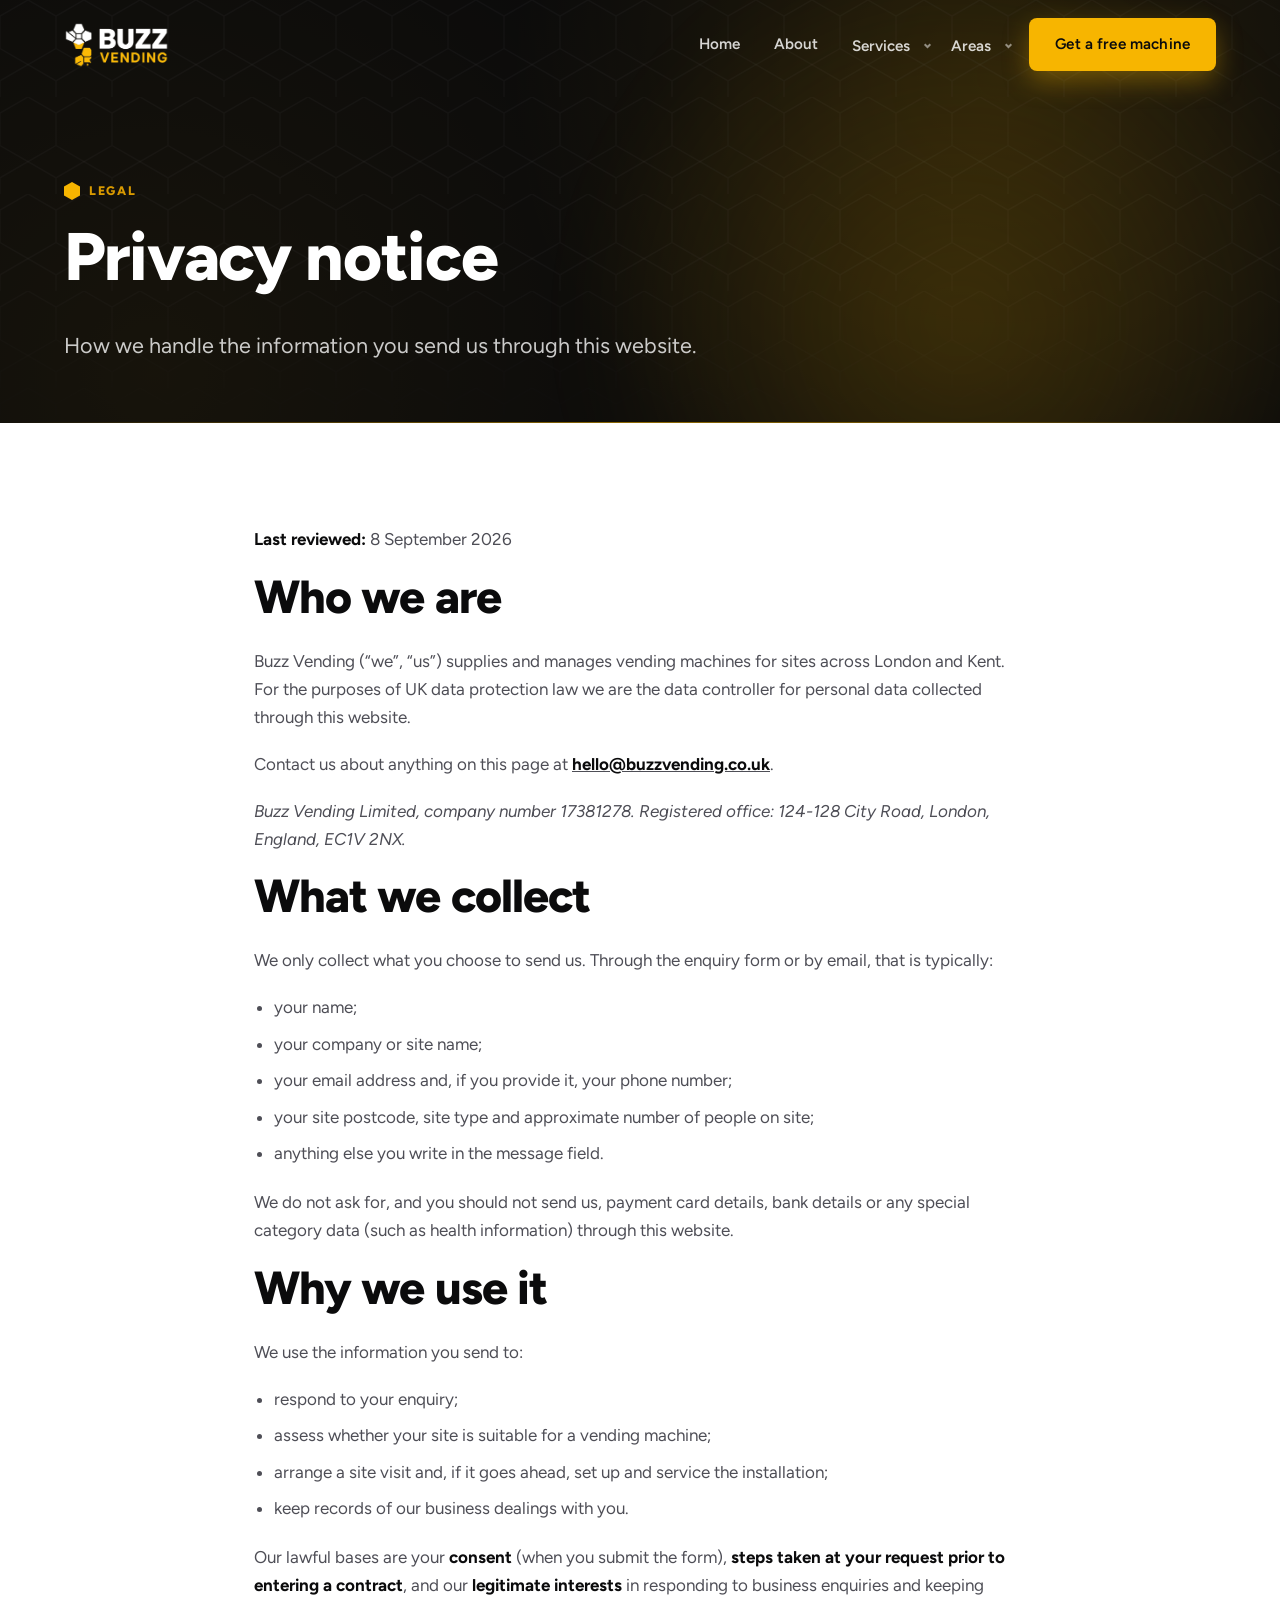
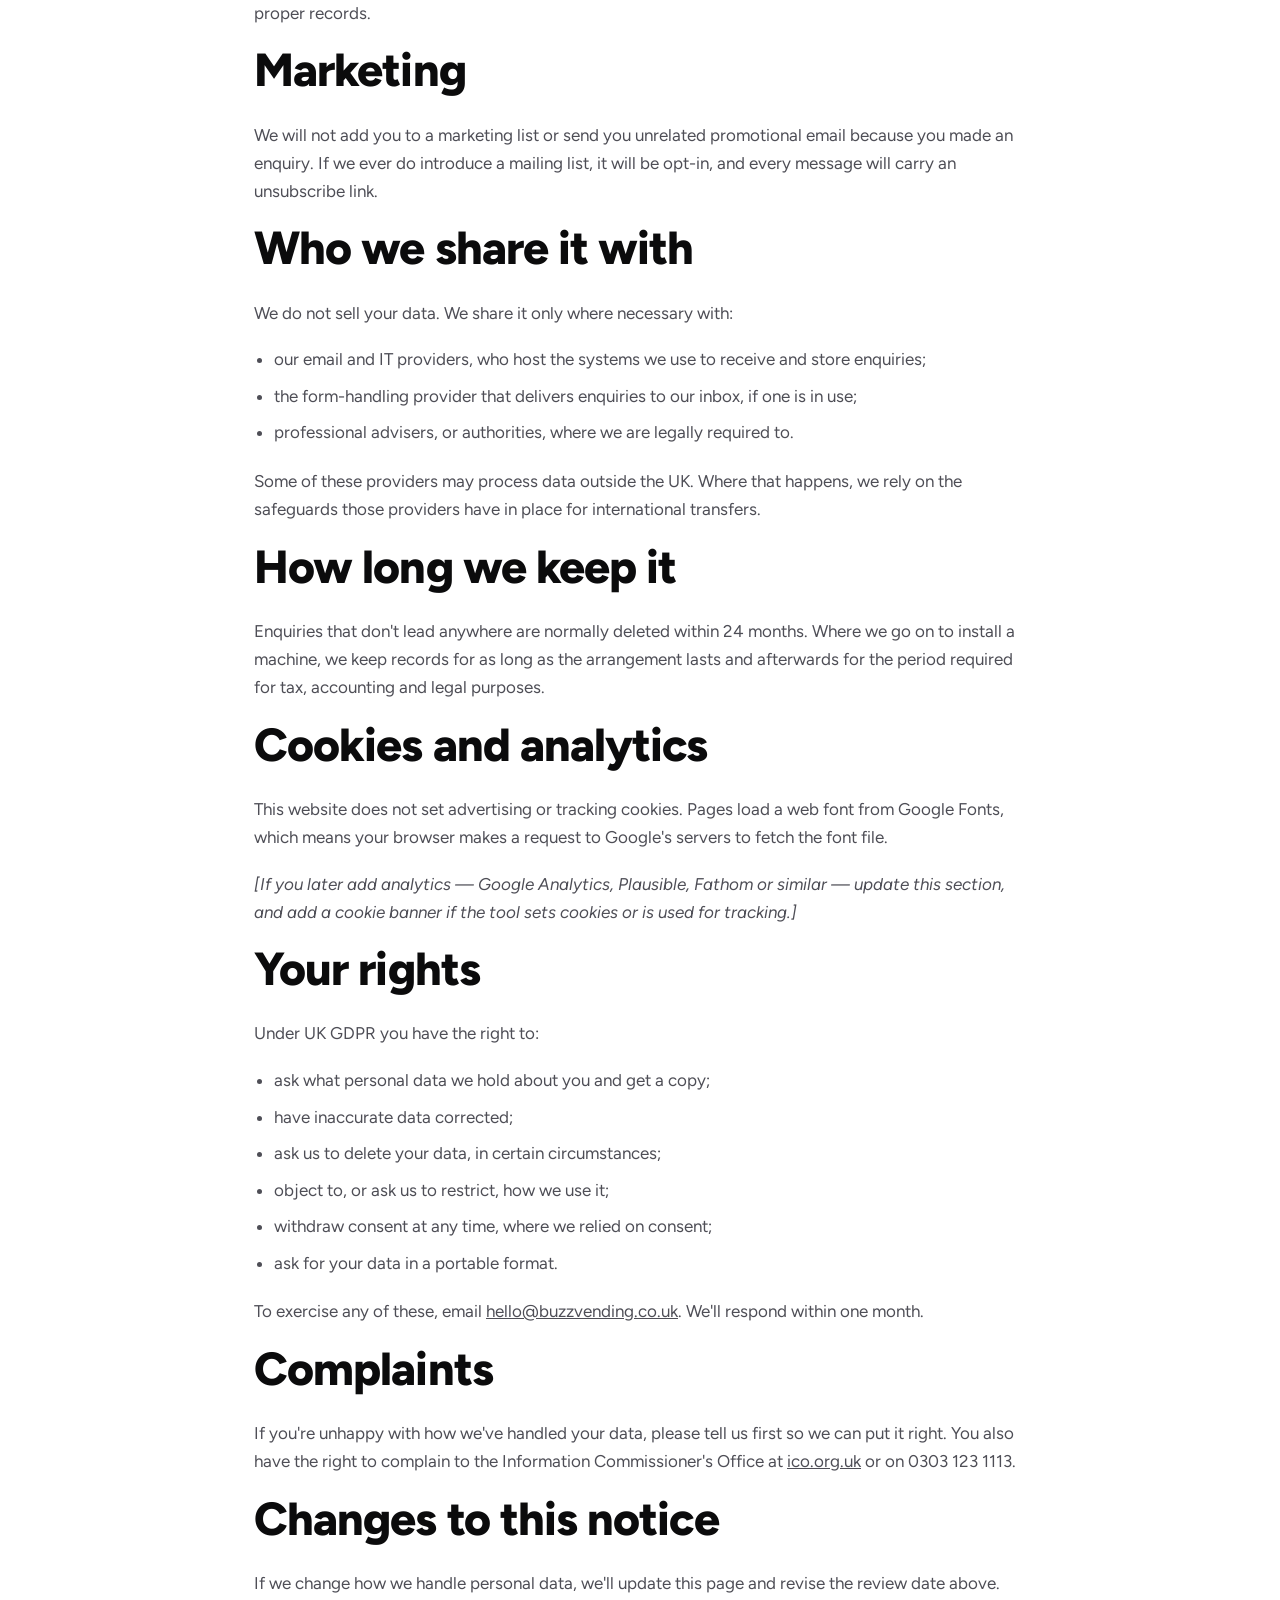
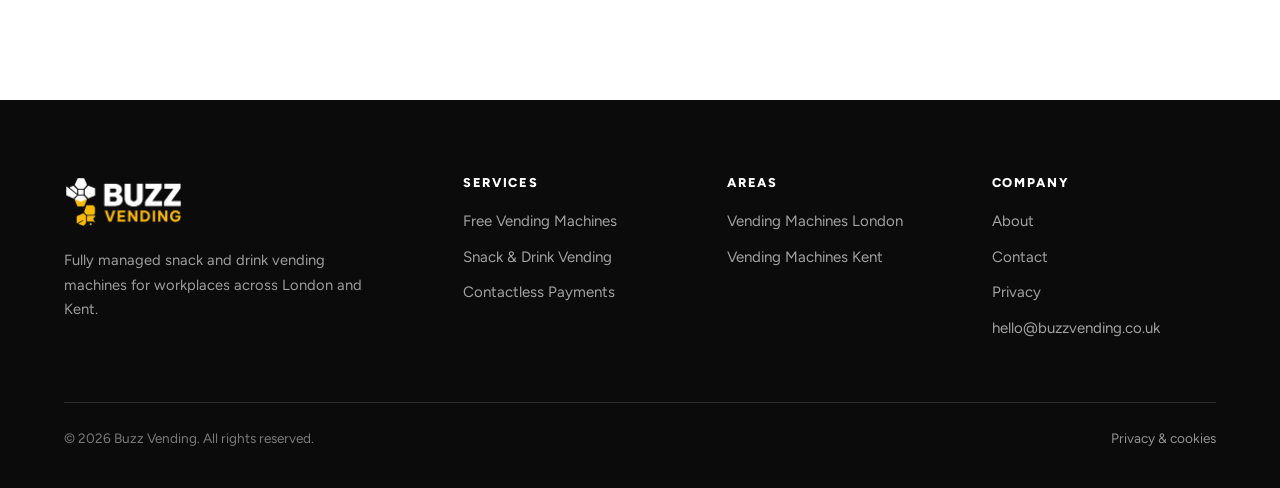
<file: privacy.html>
<!doctype html>
<html lang="en-GB">
<head>
<meta charset="utf-8">
<meta name="viewport" content="width=device-width, initial-scale=1">
<title>Privacy Notice | Buzz Vending</title>
<meta name="description" content="How Buzz Vending collects, uses and protects personal data submitted through this website.">
<link rel="canonical" href="https://www.buzzvending.co.uk/privacy.html">

<link rel="icon" href="assets/img/favicon.png" sizes="any">
<link rel="apple-touch-icon" href="assets/img/favicon.png">

<link rel="preconnect" href="https://fonts.googleapis.com">
<link rel="preconnect" href="https://fonts.gstatic.com" crossorigin>
<link rel="stylesheet" href="https://fonts.googleapis.com/css2?family=Figtree:wght@400;500;600;700;800;900&display=swap">
<link rel="stylesheet" href="assets/css/style.css?v=20261109b">
</head>

<body>
<a class="skip" href="#main">Skip to content</a>

<header class="site-header">
  <div class="wrap header-inner">
    <a class="logo" href="index.html" aria-label="Buzz Vending — home">
      <img src="assets/img/buzz-vending-logo-white.png" alt="Buzz Vending" width="477" height="200">
    </a>
    <button class="burger" type="button" aria-label="Open menu" aria-expanded="false" aria-controls="primary-nav">
      <span></span><span></span><span></span>
    </button>
    <nav class="nav" id="primary-nav" aria-label="Main">
      <a href="index.html">Home</a>
      <a href="about.html">About</a>
      <div class="has-sub">
        <a href="free-vending-machines.html">Services</a>
        <ul class="sub">
          <li><a href="free-vending-machines.html">Free Vending Machines</a></li>
          <li><a href="snack-drink-vending.html">Snack &amp; Drink Vending</a></li>
          <li><a href="contactless-payments.html">Contactless Payments</a></li>
        </ul>
      </div>
      <div class="has-sub">
        <a href="vending-machines-london.html">Areas</a>
        <ul class="sub">
          <li><a href="vending-machines-london.html">Vending Machines London</a></li>
          <li><a href="vending-machines-kent.html">Vending Machines Kent</a></li>
        </ul>
      </div>
      <a class="btn btn--primary" href="contact.html">Get a free machine</a>
    </nav>
  </div>
</header>

<main id="main">

<section class="hero" style="padding-bottom:clamp(40px,5vw,60px)">
  <div class="comb" aria-hidden="true"></div>
  <div class="wrap">
    <div class="hero-inner">
      <p class="eyebrow">Legal</p>
      <h1>Privacy notice</h1>
      <p class="lede">How we handle the information you send us through this website.</p>
    </div>
  </div>
</section>

<section class="pad">
  <div class="wrap wrap--narrow">

    <!--
      ============================================================
      BEFORE PUBLISHING — complete the bracketed items below:
        • Your trading name / registered company name and number
        • Your registered or correspondence address
        • Confirm your ICO registration position (most businesses
          processing personal data electronically must register:
          https://ico.org.uk/for-organisations/data-protection-fee/)
        • Update the "last reviewed" date
      This is a plain-English starting point, not legal advice.
      ============================================================
    -->

    <p><strong>Last reviewed:</strong> 8 September 2026</p>

    <h2>Who we are</h2>
    <p>Buzz Vending (“we”, “us”) supplies and manages vending machines for sites across London and Kent. For the purposes of UK data protection law we are the data controller for personal data collected through this website.</p>
    <p>Contact us about anything on this page at <a href="mailto:hello@buzzvending.co.uk"><strong>hello@buzzvending.co.uk</strong></a>.</p>
    <p><em>Buzz Vending Limited, company number 17381278. Registered office: 124-128 City Road, London, England, EC1V 2NX.</em></p>

    <h2>What we collect</h2>
    <p>We only collect what you choose to send us. Through the enquiry form or by email, that is typically:</p>
    <ul>
      <li>your name;</li>
      <li>your company or site name;</li>
      <li>your email address and, if you provide it, your phone number;</li>
      <li>your site postcode, site type and approximate number of people on site;</li>
      <li>anything else you write in the message field.</li>
    </ul>
    <p>We do not ask for, and you should not send us, payment card details, bank details or any special category data (such as health information) through this website.</p>

    <h2>Why we use it</h2>
    <p>We use the information you send to:</p>
    <ul>
      <li>respond to your enquiry;</li>
      <li>assess whether your site is suitable for a vending machine;</li>
      <li>arrange a site visit and, if it goes ahead, set up and service the installation;</li>
      <li>keep records of our business dealings with you.</li>
    </ul>
    <p>Our lawful bases are your <strong>consent</strong> (when you submit the form), <strong>steps taken at your request prior to entering a contract</strong>, and our <strong>legitimate interests</strong> in responding to business enquiries and keeping proper records.</p>

    <h2>Marketing</h2>
    <p>We will not add you to a marketing list or send you unrelated promotional email because you made an enquiry. If we ever do introduce a mailing list, it will be opt-in, and every message will carry an unsubscribe link.</p>

    <h2>Who we share it with</h2>
    <p>We do not sell your data. We share it only where necessary with:</p>
    <ul>
      <li>our email and IT providers, who host the systems we use to receive and store enquiries;</li>
      <li>the form-handling provider that delivers enquiries to our inbox, if one is in use;</li>
      <li>professional advisers, or authorities, where we are legally required to.</li>
    </ul>
    <p>Some of these providers may process data outside the UK. Where that happens, we rely on the safeguards those providers have in place for international transfers.</p>

    <h2>How long we keep it</h2>
    <p>Enquiries that don't lead anywhere are normally deleted within 24 months. Where we go on to install a machine, we keep records for as long as the arrangement lasts and afterwards for the period required for tax, accounting and legal purposes.</p>

    <h2>Cookies and analytics</h2>
    <p>This website does not set advertising or tracking cookies. Pages load a web font from Google Fonts, which means your browser makes a request to Google's servers to fetch the font file.</p>
    <p><em>[If you later add analytics — Google Analytics, Plausible, Fathom or similar — update this section, and add a cookie banner if the tool sets cookies or is used for tracking.]</em></p>

    <h2>Your rights</h2>
    <p>Under UK GDPR you have the right to:</p>
    <ul>
      <li>ask what personal data we hold about you and get a copy;</li>
      <li>have inaccurate data corrected;</li>
      <li>ask us to delete your data, in certain circumstances;</li>
      <li>object to, or ask us to restrict, how we use it;</li>
      <li>withdraw consent at any time, where we relied on consent;</li>
      <li>ask for your data in a portable format.</li>
    </ul>
    <p>To exercise any of these, email <a href="mailto:hello@buzzvending.co.uk">hello@buzzvending.co.uk</a>. We'll respond within one month.</p>

    <h2>Complaints</h2>
    <p>If you're unhappy with how we've handled your data, please tell us first so we can put it right. You also have the right to complain to the Information Commissioner's Office at <a href="https://ico.org.uk/make-a-complaint/" rel="noopener">ico.org.uk</a> or on 0303 123 1113.</p>

    <h2>Changes to this notice</h2>
    <p>If we change how we handle personal data, we'll update this page and revise the review date above.</p>

  </div>
</section>

</main>

<footer class="site-footer">
  <div class="wrap">
    <div class="footer-grid">
      <div>
        <div class="footer-logo"><img src="assets/img/buzz-vending-logo-white.png" alt="Buzz Vending" width="477" height="200"></div>
        <p>Fully managed snack and drink vending machines for workplaces across London and Kent.</p>
      </div>
      <div>
        <h4>Services</h4>
        <ul>
          <li><a href="free-vending-machines.html">Free Vending Machines</a></li>
          <li><a href="snack-drink-vending.html">Snack &amp; Drink Vending</a></li>
          <li><a href="contactless-payments.html">Contactless Payments</a></li>
        </ul>
      </div>
      <div>
        <h4>Areas</h4>
        <ul>
          <li><a href="vending-machines-london.html">Vending Machines London</a></li>
          <li><a href="vending-machines-kent.html">Vending Machines Kent</a></li>
        </ul>
      </div>
      <div>
        <h4>Company</h4>
        <ul>
          <li><a href="about.html">About</a></li>
          <li><a href="contact.html">Contact</a></li>
          <li><a href="privacy.html">Privacy</a></li>
          <li><a href="mailto:hello@buzzvending.co.uk">hello@buzzvending.co.uk</a></li>
        </ul>
      </div>
    </div>
    <div class="footer-bar">
      <p>&copy; <span data-year>2026</span> Buzz Vending. All rights reserved.</p>
      <p><a href="privacy.html">Privacy &amp; cookies</a></p>
    </div>
  </div>
</footer>


<!-- sticky mobile call-to-action -->
<div class="mobile-cta">
  <a class="btn btn--ghost" href="mailto:hello@buzzvending.co.uk">Email us</a>
  <a class="btn btn--primary" href="contact.html">Get a free machine</a>
</div>

<script src="assets/js/main.js?v=20261109b" defer></script>
</body>
</html>
</file>
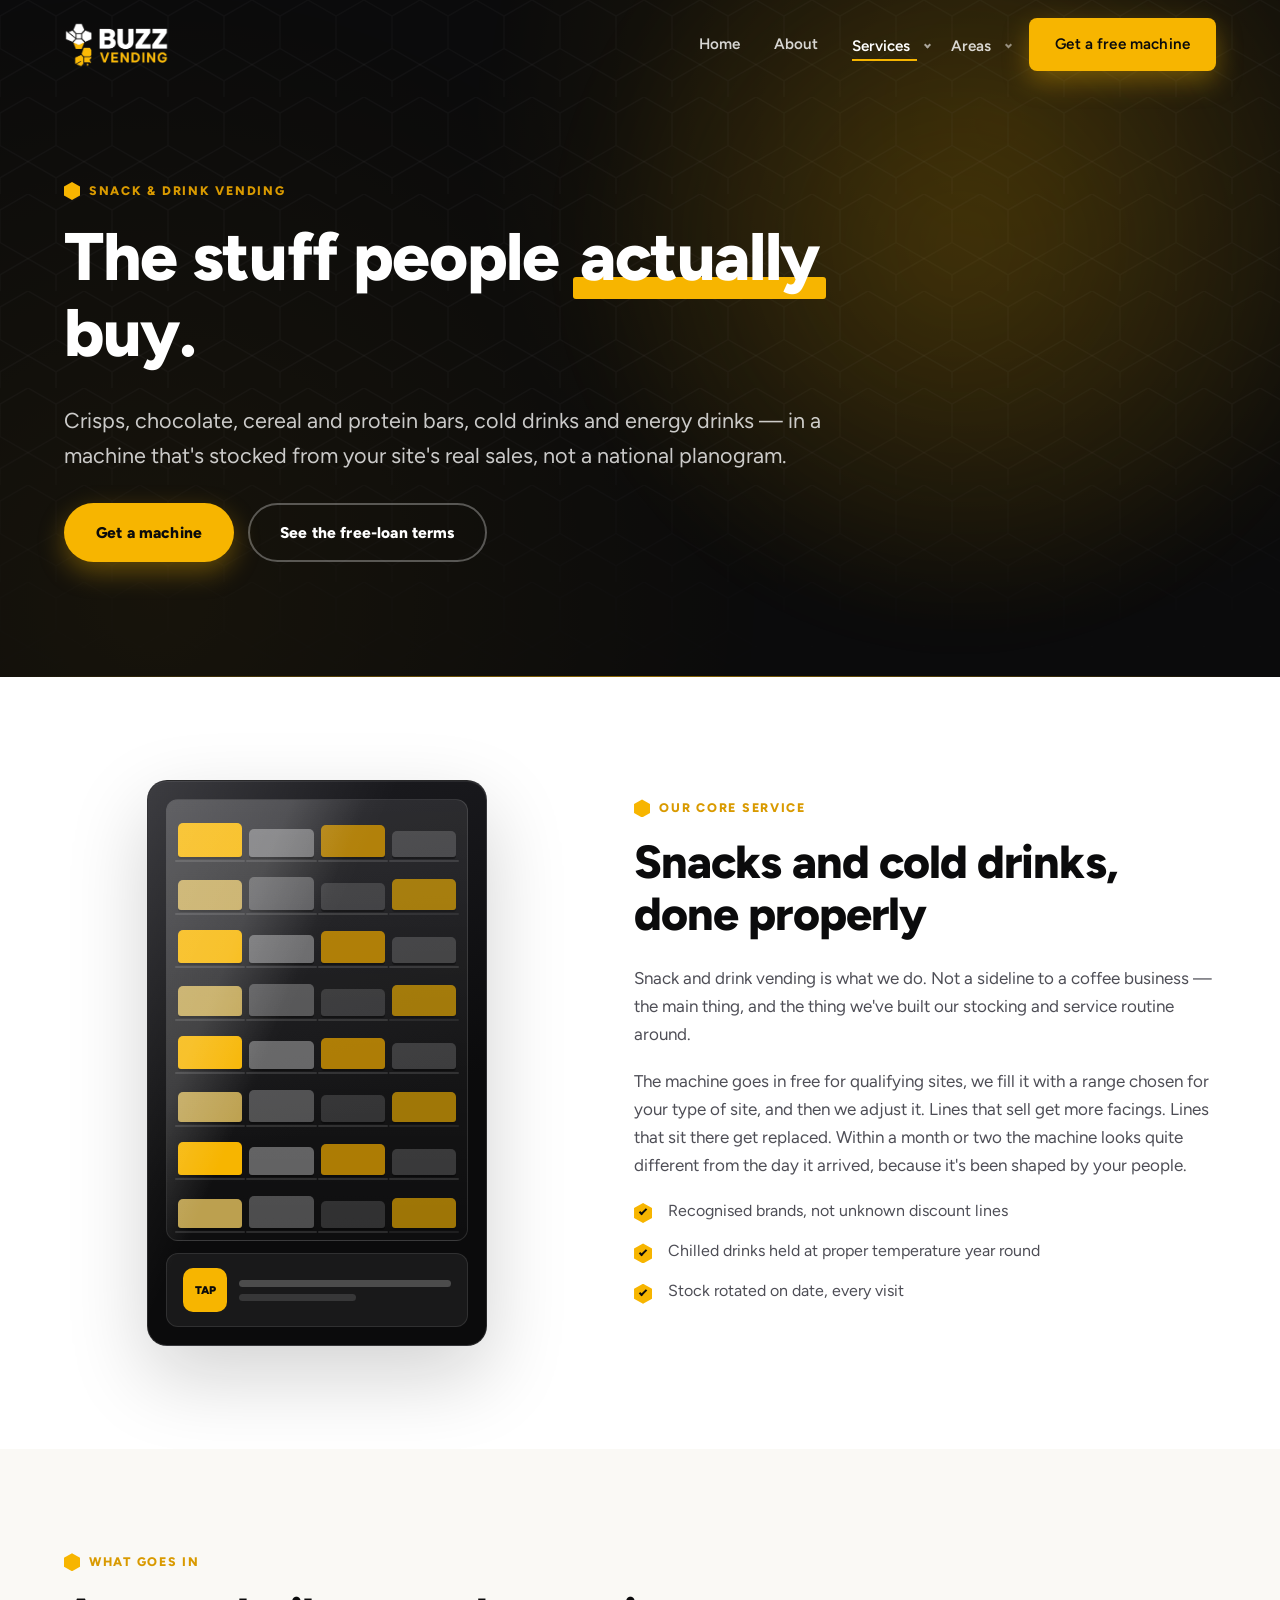
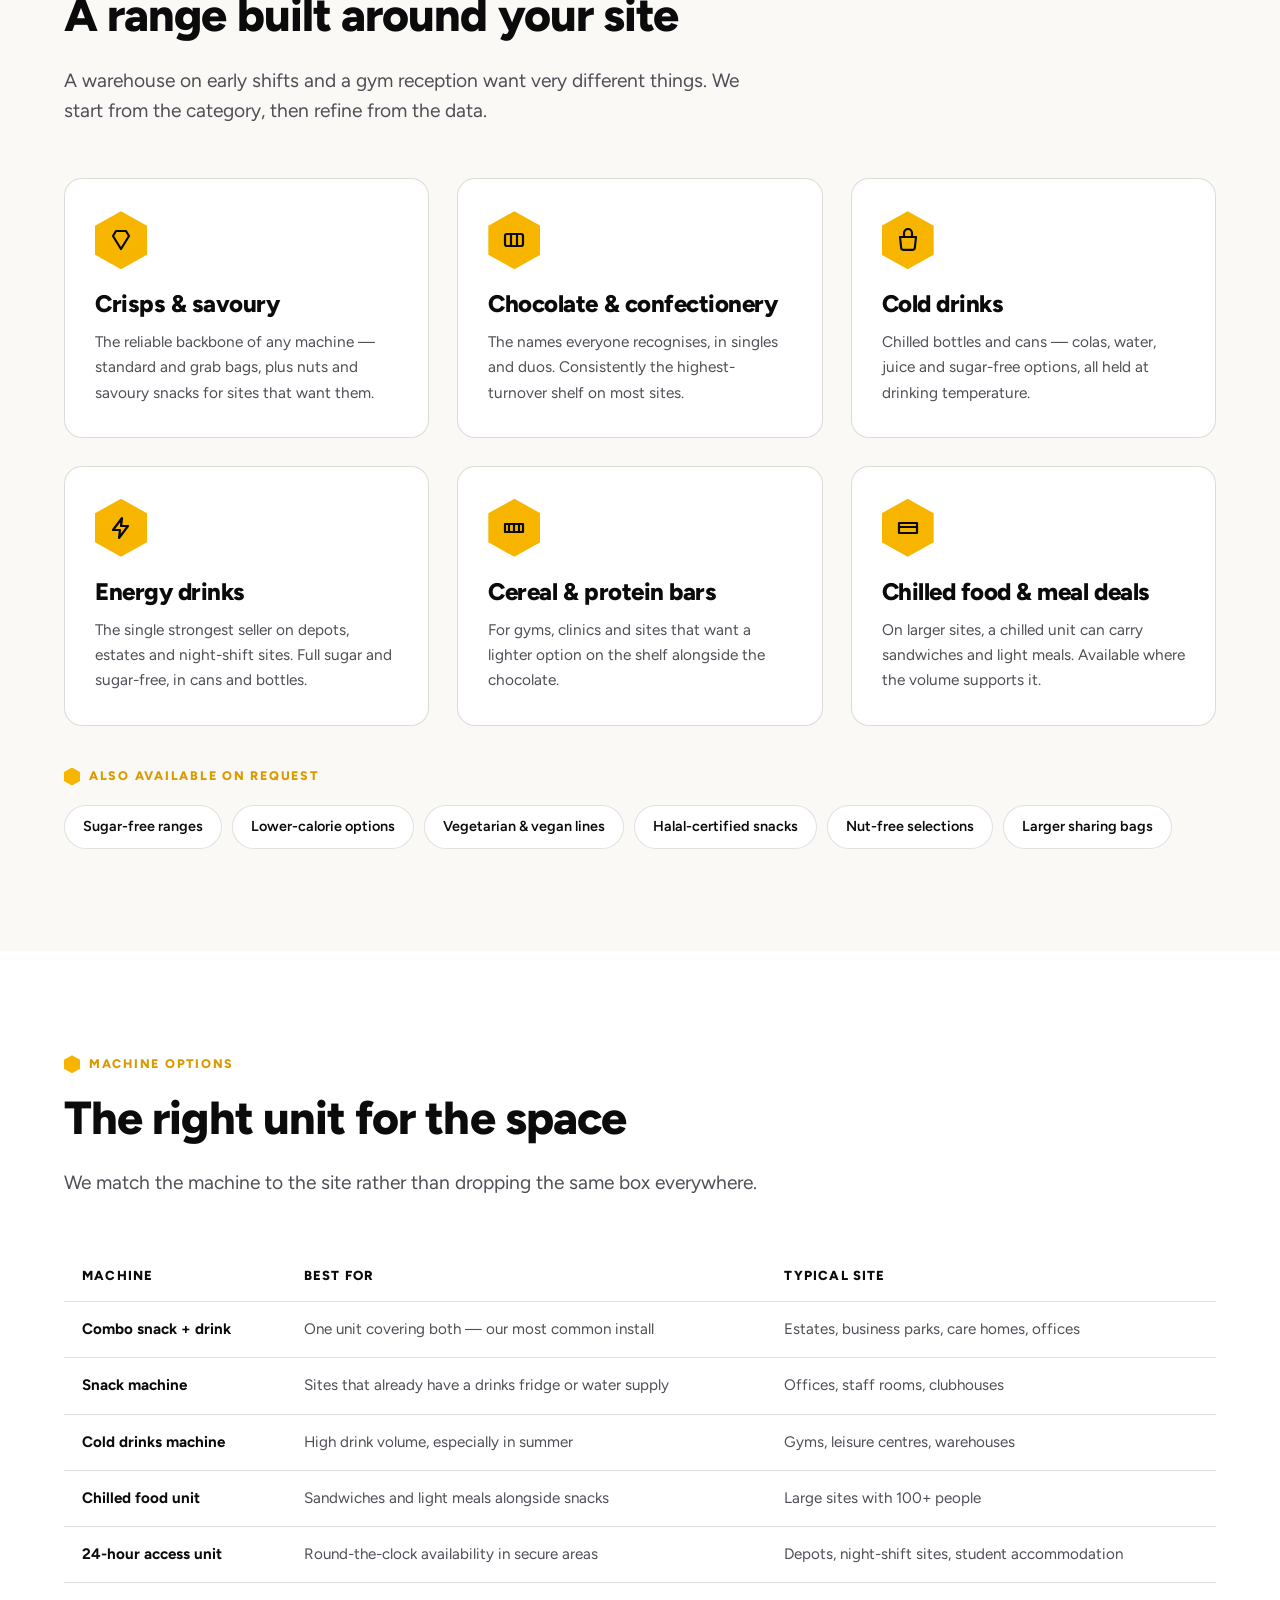
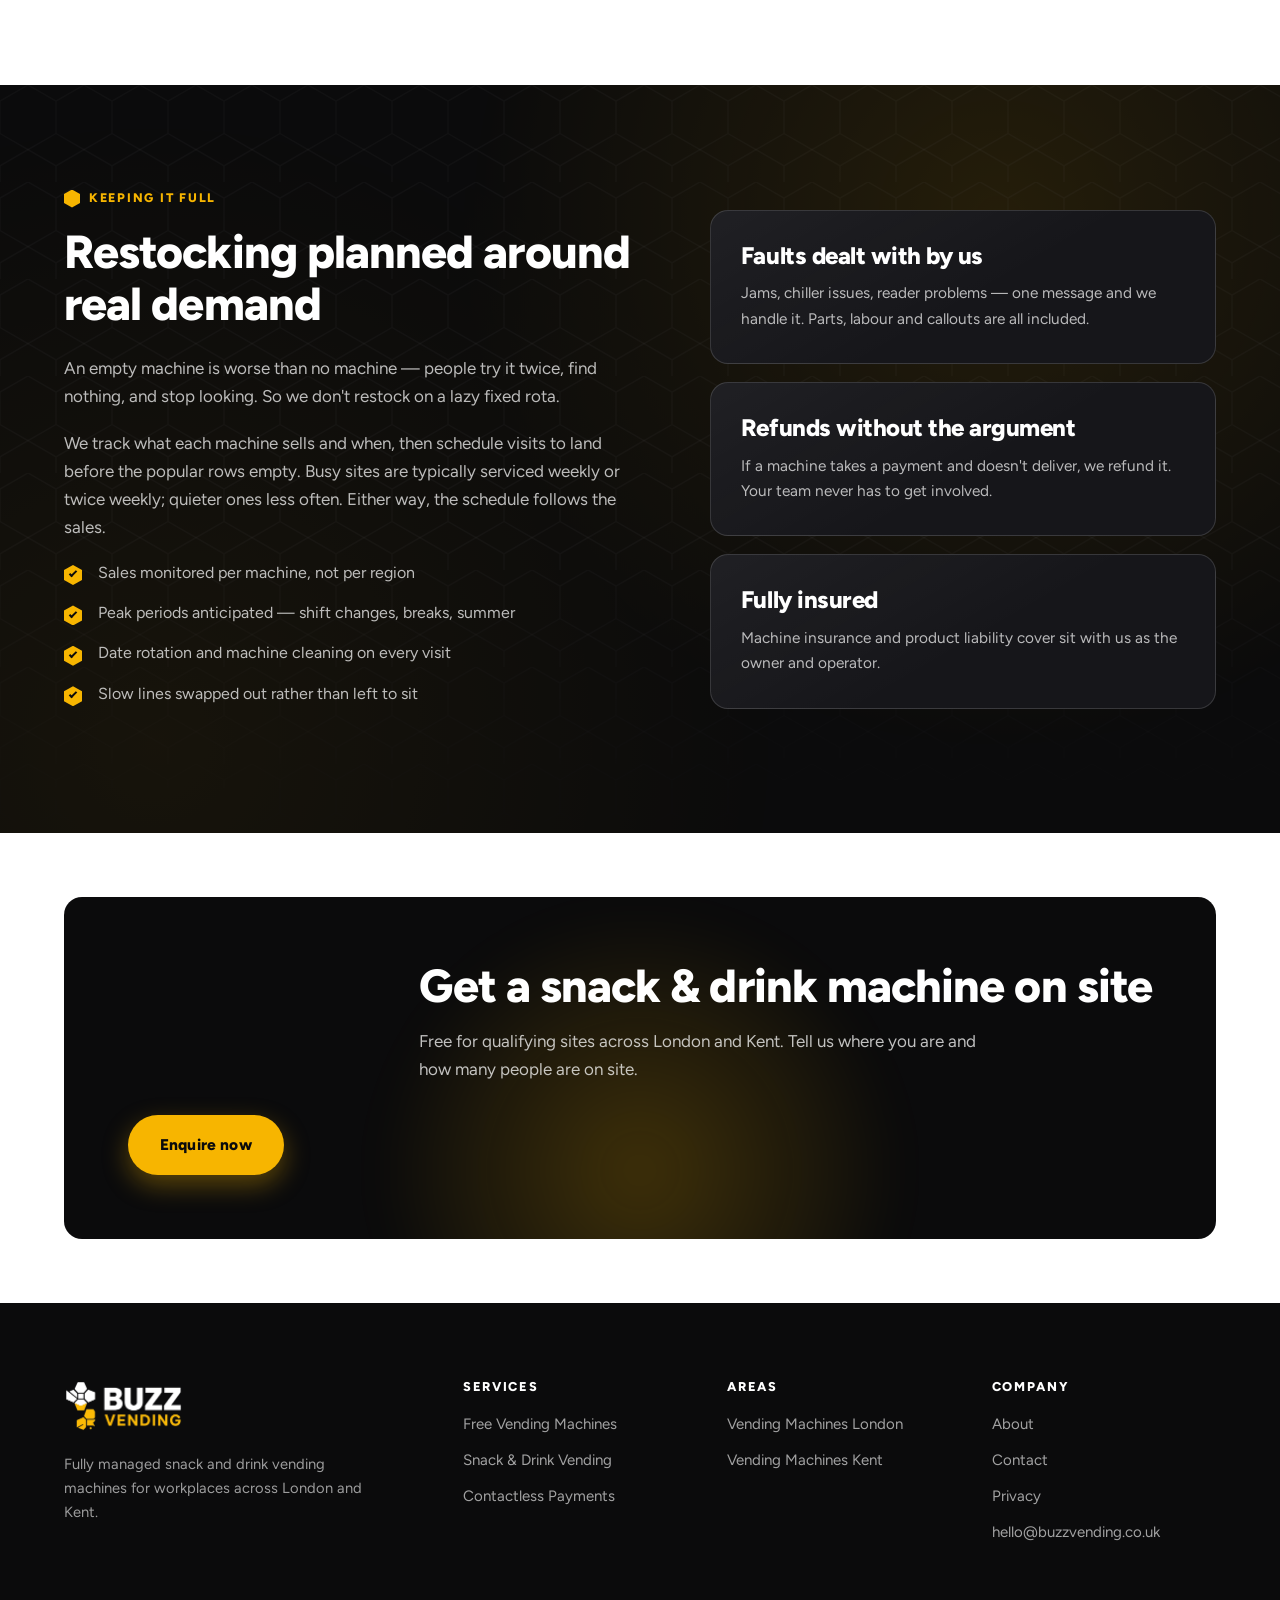
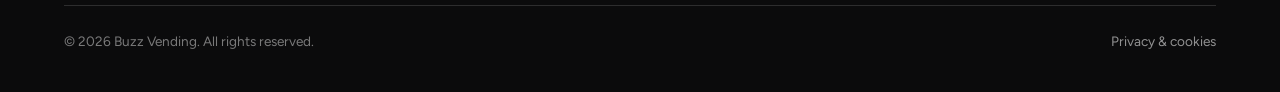
<file: snack-drink-vending.html>
<!doctype html>
<html lang="en-GB">
<head>
<meta charset="utf-8">
<meta name="viewport" content="width=device-width, initial-scale=1">
<title>Snack &amp; Drink Vending Machines | London &amp; Kent | Buzz Vending</title>
<meta name="description" content="Snack and cold drink vending machines for workplaces across London and Kent. Crisps, chocolate, protein bars, cold drinks and energy drinks — stocked from real sales data.">
<link rel="canonical" href="https://www.buzzvending.co.uk/snack-drink-vending.html">

<meta property="og:type" content="article">
<meta property="og:site_name" content="Buzz Vending">
<meta property="og:locale" content="en_GB">
<meta property="og:title" content="Snack &amp; Drink Vending Machines | London &amp; Kent">
<meta property="og:description" content="Crisps, chocolate, protein bars, cold drinks and energy drinks — stocked around what your site actually buys.">
<meta property="og:url" content="https://www.buzzvending.co.uk/snack-drink-vending.html">
<meta property="og:image" content="https://www.buzzvending.co.uk/assets/img/buzz-social.png">
<meta name="twitter:card" content="summary_large_image">

<link rel="icon" href="assets/img/favicon.png" sizes="any">
<link rel="apple-touch-icon" href="assets/img/favicon.png">

<link rel="preconnect" href="https://fonts.googleapis.com">
<link rel="preconnect" href="https://fonts.gstatic.com" crossorigin>
<link rel="stylesheet" href="https://fonts.googleapis.com/css2?family=Figtree:wght@400;500;600;700;800;900&display=swap">
<link rel="stylesheet" href="assets/css/style.css?v=20261109b">
</head>

<body>
<a class="skip" href="#main">Skip to content</a>

<header class="site-header">
  <div class="wrap header-inner">
    <a class="logo" href="index.html" aria-label="Buzz Vending — home">
      <img src="assets/img/buzz-vending-logo-white.png" alt="Buzz Vending" width="477" height="200">
    </a>
    <button class="burger" type="button" aria-label="Open menu" aria-expanded="false" aria-controls="primary-nav">
      <span></span><span></span><span></span>
    </button>
    <nav class="nav" id="primary-nav" aria-label="Main">
      <a href="index.html">Home</a>
      <a href="about.html">About</a>
      <div class="has-sub">
        <a href="snack-drink-vending.html" aria-current="page">Services</a>
        <ul class="sub">
          <li><a href="free-vending-machines.html">Free Vending Machines</a></li>
          <li><a href="snack-drink-vending.html">Snack &amp; Drink Vending</a></li>
          <li><a href="contactless-payments.html">Contactless Payments</a></li>
        </ul>
      </div>
      <div class="has-sub">
        <a href="vending-machines-london.html">Areas</a>
        <ul class="sub">
          <li><a href="vending-machines-london.html">Vending Machines London</a></li>
          <li><a href="vending-machines-kent.html">Vending Machines Kent</a></li>
        </ul>
      </div>
      <a class="btn btn--primary" href="contact.html">Get a free machine</a>
    </nav>
  </div>
</header>

<main id="main">

<section class="hero">
  <div class="comb" aria-hidden="true"></div>
  <div class="wrap">
    <div class="hero-inner">
      <p class="eyebrow">Snack &amp; drink vending</p>
      <h1>The stuff people <span class="hl">actually</span> buy.</h1>
      <p class="lede">Crisps, chocolate, cereal and protein bars, cold drinks and energy drinks — in a machine that's stocked from your site's real sales, not a national planogram.</p>
      <div class="btn-row">
        <a class="btn btn--primary" href="contact.html">Get a machine</a>
        <a class="btn btn--ghost" href="free-vending-machines.html">See the free-loan terms</a>
      </div>
    </div>
  </div>
</section>

<!-- =========================================================== INTRO -->
<section class="pad">
  <div class="wrap split split--wide-right">
    <div class="reveal">
      <div class="machine" role="img" aria-label="Illustration of a snack and drink vending machine">
        <div class="machine-glass" aria-hidden="true">
          <i></i><i></i><i></i><i></i>
          <i></i><i></i><i></i><i></i>
          <i></i><i></i><i></i><i></i>
          <i></i><i></i><i></i><i></i>
          <i></i><i></i><i></i><i></i>
          <i></i><i></i><i></i><i></i>
          <i></i><i></i><i></i><i></i>
          <i></i><i></i><i></i><i></i>
        </div>
        <div class="machine-panel" aria-hidden="true">
          <div class="machine-reader">TAP</div>
          <div class="machine-lines"><b></b><b></b></div>
        </div>
      </div>
    </div>

    <div class="reveal" data-delay="120">
      <p class="eyebrow">Our core service</p>
      <h2>Snacks and cold drinks, done properly</h2>
      <p>Snack and drink vending is what we do. Not a sideline to a coffee business — the main thing, and the thing we've built our stocking and service routine around.</p>
      <p>The machine goes in free for qualifying sites, we fill it with a range chosen for your type of site, and then we adjust it. Lines that sell get more facings. Lines that sit there get replaced. Within a month or two the machine looks quite different from the day it arrived, because it's been shaped by your people.</p>
      <ul class="ticks">
        <li>Recognised brands, not unknown discount lines</li>
        <li>Chilled drinks held at proper temperature year round</li>
        <li>Stock rotated on date, every visit</li>
      </ul>
    </div>
  </div>
</section>

<!-- ========================================================= PRODUCTS -->
<section class="pad tint">
  <div class="wrap">
    <div class="section-head reveal">
      <p class="eyebrow">What goes in</p>
      <h2>A range built around your site</h2>
      <p class="lede">A warehouse on early shifts and a gym reception want very different things. We start from the category, then refine from the data.</p>
    </div>

    <div class="grid g-3">
      <div class="card reveal">
        <div class="icon" aria-hidden="true">
          <svg viewBox="0 0 24 24" fill="none" stroke="currentColor" stroke-width="2.2" stroke-linecap="round" stroke-linejoin="round" aria-hidden="true"><path d="M7 3h10l3 5-8 13L4 8z"/></svg>
        </div>
        <h3>Crisps &amp; savoury</h3>
        <p>The reliable backbone of any machine — standard and grab bags, plus nuts and savoury snacks for sites that want them.</p>
      </div>

      <div class="card reveal" data-delay="80">
        <div class="icon" aria-hidden="true">
          <svg viewBox="0 0 24 24" fill="none" stroke="currentColor" stroke-width="2.2" stroke-linecap="round" stroke-linejoin="round" aria-hidden="true"><rect x="3" y="6" width="18" height="12" rx="2"/><path d="M9 6v12M15 6v12"/></svg>
        </div>
        <h3>Chocolate &amp; confectionery</h3>
        <p>The names everyone recognises, in singles and duos. Consistently the highest-turnover shelf on most sites.</p>
      </div>

      <div class="card reveal" data-delay="160">
        <div class="icon" aria-hidden="true">
          <svg viewBox="0 0 24 24" fill="none" stroke="currentColor" stroke-width="2.2" stroke-linecap="round" stroke-linejoin="round" aria-hidden="true"><path d="M4 9h16l-1.2 11a2 2 0 0 1-2 1.8H7.2a2 2 0 0 1-2-1.8z"/><path d="M8 9V5a4 4 0 0 1 8 0v4"/></svg>
        </div>
        <h3>Cold drinks</h3>
        <p>Chilled bottles and cans — colas, water, juice and sugar-free options, all held at drinking temperature.</p>
      </div>

      <div class="card reveal">
        <div class="icon" aria-hidden="true">
          <svg viewBox="0 0 24 24" fill="none" stroke="currentColor" stroke-width="2.2" stroke-linecap="round" stroke-linejoin="round" aria-hidden="true"><path d="M13 2 4 14h7l-1 8 9-12h-7z"/></svg>
        </div>
        <h3>Energy drinks</h3>
        <p>The single strongest seller on depots, estates and night-shift sites. Full sugar and sugar-free, in cans and bottles.</p>
      </div>

      <div class="card reveal" data-delay="80">
        <div class="icon" aria-hidden="true">
          <svg viewBox="0 0 24 24" fill="none" stroke="currentColor" stroke-width="2.2" stroke-linecap="round" stroke-linejoin="round" aria-hidden="true"><path d="M3 8h18v8H3z"/><path d="M7 8v8M12 8v8M17 8v8"/></svg>
        </div>
        <h3>Cereal &amp; protein bars</h3>
        <p>For gyms, clinics and sites that want a lighter option on the shelf alongside the chocolate.</p>
      </div>

      <div class="card reveal" data-delay="160">
        <div class="icon" aria-hidden="true">
          <svg viewBox="0 0 24 24" fill="none" stroke="currentColor" stroke-width="2.2" stroke-linecap="round" stroke-linejoin="round" aria-hidden="true"><path d="M3 7h18v10H3z"/><path d="M3 11h18"/></svg>
        </div>
        <h3>Chilled food &amp; meal deals</h3>
        <p>On larger sites, a chilled unit can carry sandwiches and light meals. Available where the volume supports it.</p>
      </div>
    </div>

    <div class="reveal" style="margin-top:40px">
      <p class="eyebrow">Also available on request</p>
      <ul class="pills">
        <li>Sugar-free ranges</li>
        <li>Lower-calorie options</li>
        <li>Vegetarian &amp; vegan lines</li>
        <li>Halal-certified snacks</li>
        <li>Nut-free selections</li>
        <li>Larger sharing bags</li>
      </ul>
    </div>
  </div>
</section>

<!-- ========================================================= MACHINES -->
<section class="pad">
  <div class="wrap">
    <div class="section-head reveal">
      <p class="eyebrow">Machine options</p>
      <h2>The right unit for the space</h2>
      <p class="lede">We match the machine to the site rather than dropping the same box everywhere.</p>
    </div>

    <div class="table-wrap reveal">
      <table>
        <thead>
          <tr>
            <th scope="col">Machine</th>
            <th scope="col">Best for</th>
            <th scope="col">Typical site</th>
          </tr>
        </thead>
        <tbody>
          <tr>
            <td><strong>Combo snack + drink</strong></td>
            <td>One unit covering both — our most common install</td>
            <td>Estates, business parks, care homes, offices</td>
          </tr>
          <tr>
            <td><strong>Snack machine</strong></td>
            <td>Sites that already have a drinks fridge or water supply</td>
            <td>Offices, staff rooms, clubhouses</td>
          </tr>
          <tr>
            <td><strong>Cold drinks machine</strong></td>
            <td>High drink volume, especially in summer</td>
            <td>Gyms, leisure centres, warehouses</td>
          </tr>
          <tr>
            <td><strong>Chilled food unit</strong></td>
            <td>Sandwiches and light meals alongside snacks</td>
            <td>Large sites with 100+ people</td>
          </tr>
          <tr>
            <td><strong>24-hour access unit</strong></td>
            <td>Round-the-clock availability in secure areas</td>
            <td>Depots, night-shift sites, student accommodation</td>
          </tr>
        </tbody>
      </table>
    </div>
  </div>
</section>

<!-- ========================================================= SERVICE -->
<section class="pad dark">
  <div class="comb" aria-hidden="true"></div>
  <div class="wrap" style="position:relative;z-index:2">
    <div class="split split--wide-left">
      <div class="reveal">
        <p class="eyebrow">Keeping it full</p>
        <h2>Restocking planned around real demand</h2>
        <p>An empty machine is worse than no machine — people try it twice, find nothing, and stop looking. So we don't restock on a lazy fixed rota.</p>
        <p>We track what each machine sells and when, then schedule visits to land before the popular rows empty. Busy sites are typically serviced weekly or twice weekly; quieter ones less often. Either way, the schedule follows the sales.</p>
        <ul class="ticks">
          <li>Sales monitored per machine, not per region</li>
          <li>Peak periods anticipated — shift changes, breaks, summer</li>
          <li>Date rotation and machine cleaning on every visit</li>
          <li>Slow lines swapped out rather than left to sit</li>
        </ul>
      </div>

      <div class="reveal" data-delay="120">
        <div class="grid" style="gap:18px">
          <div class="card">
            <h3>Faults dealt with by us</h3>
            <p>Jams, chiller issues, reader problems — one message and we handle it. Parts, labour and callouts are all included.</p>
          </div>
          <div class="card">
            <h3>Refunds without the argument</h3>
            <p>If a machine takes a payment and doesn't deliver, we refund it. Your team never has to get involved.</p>
          </div>
          <div class="card">
            <h3>Fully insured</h3>
            <p>Machine insurance and product liability cover sit with us as the owner and operator.</p>
          </div>
        </div>
      </div>
    </div>
  </div>
</section>

<section class="pad-sm">
  <div class="wrap">
    <div class="cta reveal">
      <div class="comb" aria-hidden="true"></div>
      <div>
        <h2>Get a snack &amp; drink machine on site</h2>
        <p>Free for qualifying sites across London and Kent. Tell us where you are and how many people are on site.</p>
      </div>
      <div><a class="btn btn--primary" href="contact.html">Enquire now</a></div>
    </div>
  </div>
</section>

</main>

<footer class="site-footer">
  <div class="wrap">
    <div class="footer-grid">
      <div>
        <div class="footer-logo"><img src="assets/img/buzz-vending-logo-white.png" alt="Buzz Vending" width="477" height="200"></div>
        <p>Fully managed snack and drink vending machines for workplaces across London and Kent.</p>
      </div>
      <div>
        <h4>Services</h4>
        <ul>
          <li><a href="free-vending-machines.html">Free Vending Machines</a></li>
          <li><a href="snack-drink-vending.html">Snack &amp; Drink Vending</a></li>
          <li><a href="contactless-payments.html">Contactless Payments</a></li>
        </ul>
      </div>
      <div>
        <h4>Areas</h4>
        <ul>
          <li><a href="vending-machines-london.html">Vending Machines London</a></li>
          <li><a href="vending-machines-kent.html">Vending Machines Kent</a></li>
        </ul>
      </div>
      <div>
        <h4>Company</h4>
        <ul>
          <li><a href="about.html">About</a></li>
          <li><a href="contact.html">Contact</a></li>
          <li><a href="privacy.html">Privacy</a></li>
          <li><a href="mailto:hello@buzzvending.co.uk">hello@buzzvending.co.uk</a></li>
        </ul>
      </div>
    </div>
    <div class="footer-bar">
      <p>&copy; <span data-year>2026</span> Buzz Vending. All rights reserved.</p>
      <p><a href="privacy.html">Privacy &amp; cookies</a></p>
    </div>
  </div>
</footer>


<!-- sticky mobile call-to-action -->
<div class="mobile-cta">
  <a class="btn btn--ghost" href="mailto:hello@buzzvending.co.uk">Email us</a>
  <a class="btn btn--primary" href="contact.html">Get a free machine</a>
</div>

<script src="assets/js/main.js?v=20261109b" defer></script>
</body>
</html>
</file>
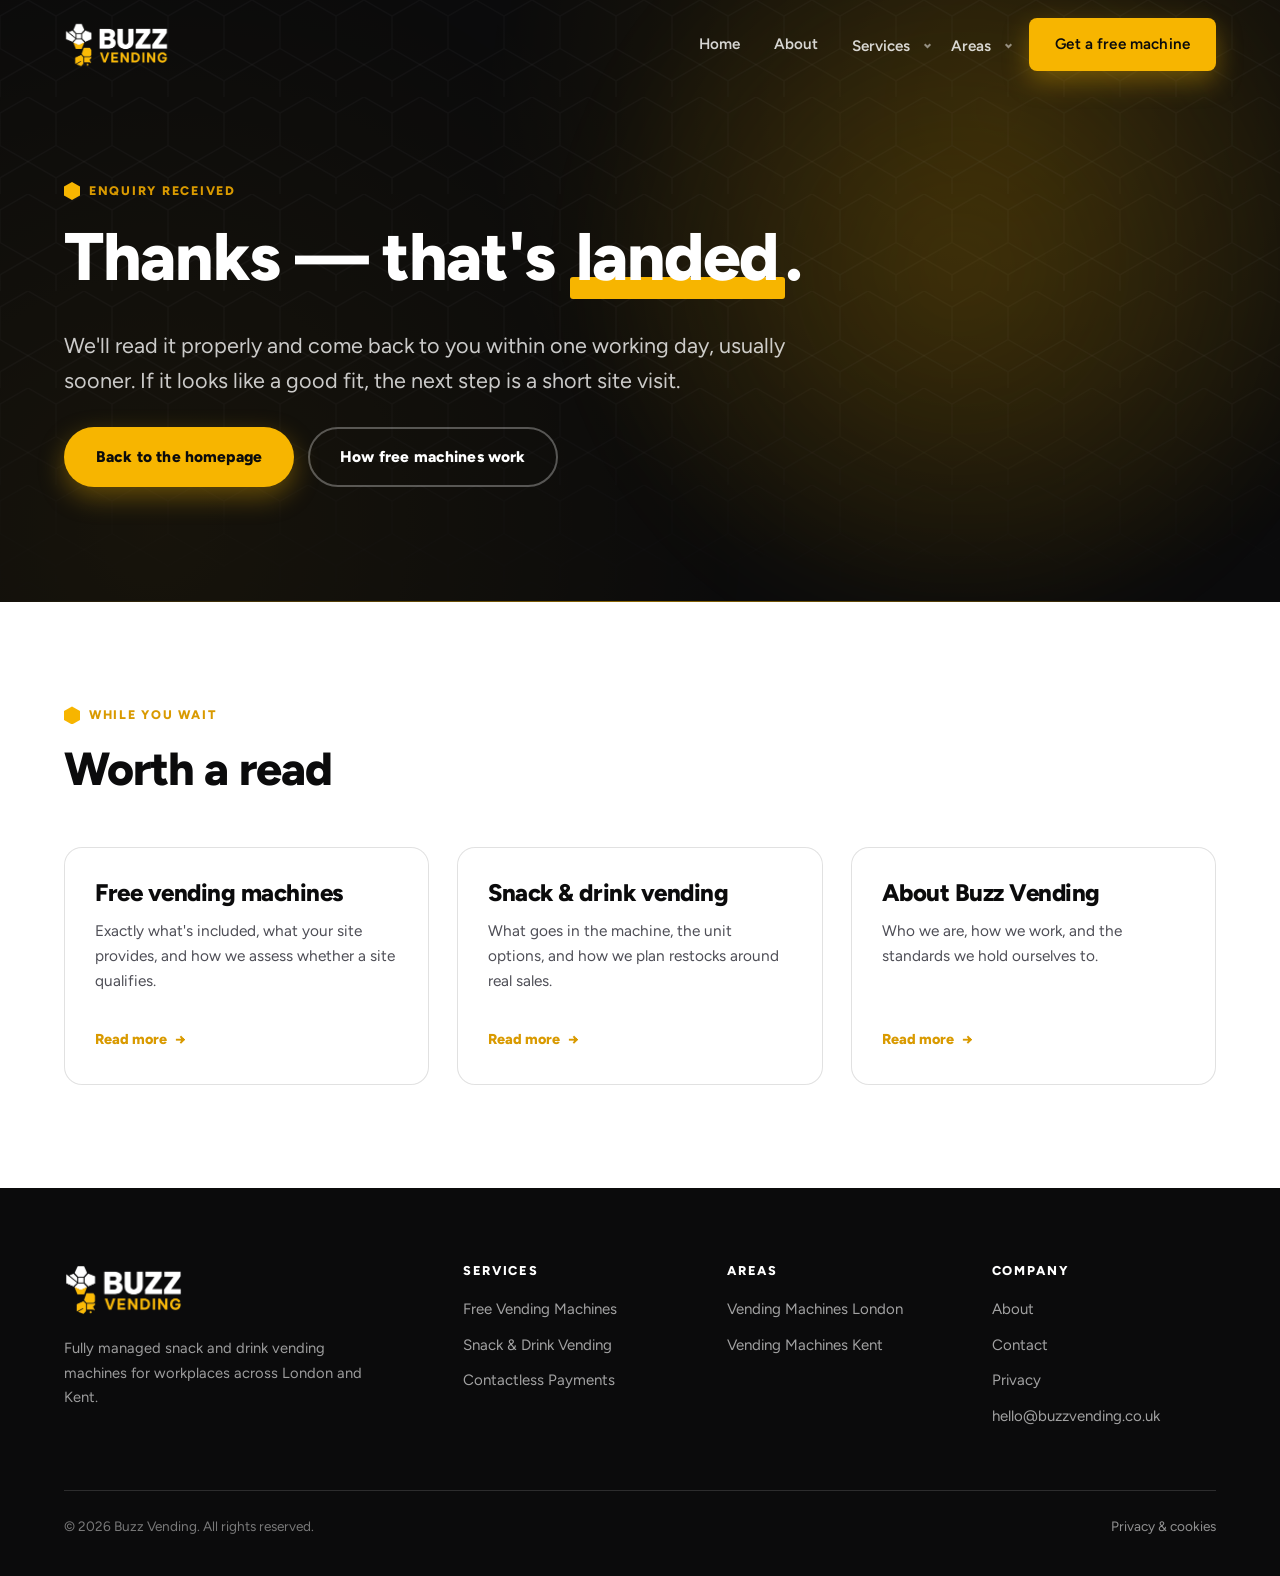
<file: thank-you.html>
<!doctype html>
<html lang="en-GB">
<head>
<meta charset="utf-8">
<meta name="viewport" content="width=device-width, initial-scale=1">
<title>Thanks — we've got your enquiry | Buzz Vending</title>
<meta name="description" content="Thanks for contacting Buzz Vending. We'll come back to you within one working day.">
<meta name="robots" content="noindex, follow">
<link rel="canonical" href="https://www.buzzvending.co.uk/thank-you.html">

<link rel="icon" href="assets/img/favicon.png" sizes="any">
<link rel="apple-touch-icon" href="assets/img/favicon.png">

<link rel="preconnect" href="https://fonts.googleapis.com">
<link rel="preconnect" href="https://fonts.gstatic.com" crossorigin>
<link rel="stylesheet" href="https://fonts.googleapis.com/css2?family=Figtree:wght@400;500;600;700;800;900&display=swap">
<link rel="stylesheet" href="assets/css/style.css?v=20261109b">
</head>

<body>
<a class="skip" href="#main">Skip to content</a>

<header class="site-header">
  <div class="wrap header-inner">
    <a class="logo" href="index.html" aria-label="Buzz Vending — home">
      <img src="assets/img/buzz-vending-logo-white.png" alt="Buzz Vending" width="477" height="200">
    </a>
    <button class="burger" type="button" aria-label="Open menu" aria-expanded="false" aria-controls="primary-nav">
      <span></span><span></span><span></span>
    </button>
    <nav class="nav" id="primary-nav" aria-label="Main">
      <a href="index.html">Home</a>
      <a href="about.html">About</a>
      <div class="has-sub">
        <a href="free-vending-machines.html">Services</a>
        <ul class="sub">
          <li><a href="free-vending-machines.html">Free Vending Machines</a></li>
          <li><a href="snack-drink-vending.html">Snack &amp; Drink Vending</a></li>
          <li><a href="contactless-payments.html">Contactless Payments</a></li>
        </ul>
      </div>
      <div class="has-sub">
        <a href="vending-machines-london.html">Areas</a>
        <ul class="sub">
          <li><a href="vending-machines-london.html">Vending Machines London</a></li>
          <li><a href="vending-machines-kent.html">Vending Machines Kent</a></li>
        </ul>
      </div>
      <a class="btn btn--primary" href="contact.html">Get a free machine</a>
    </nav>
  </div>
</header>

<main id="main">

<section class="hero">
  <div class="comb" aria-hidden="true"></div>
  <div class="wrap">
    <div class="hero-inner">
      <p class="eyebrow">Enquiry received</p>
      <h1>Thanks — that's <span class="hl">landed</span>.</h1>
      <p class="lede">We'll read it properly and come back to you within one working day, usually sooner. If it looks like a good fit, the next step is a short site visit.</p>
      <div class="btn-row">
        <a class="btn btn--primary" href="index.html">Back to the homepage</a>
        <a class="btn btn--ghost" href="free-vending-machines.html">How free machines work</a>
      </div>
    </div>
  </div>
</section>

<section class="pad">
  <div class="wrap">
    <div class="section-head reveal">
      <p class="eyebrow">While you wait</p>
      <h2>Worth a read</h2>
    </div>
    <div class="grid g-3">
      <a class="card card--link reveal" href="free-vending-machines.html">
        <h3>Free vending machines</h3>
        <p>Exactly what's included, what your site provides, and how we assess whether a site qualifies.</p>
        <span class="more">Read more</span>
      </a>
      <a class="card card--link reveal" data-delay="80" href="snack-drink-vending.html">
        <h3>Snack &amp; drink vending</h3>
        <p>What goes in the machine, the unit options, and how we plan restocks around real sales.</p>
        <span class="more">Read more</span>
      </a>
      <a class="card card--link reveal" data-delay="160" href="about.html">
        <h3>About Buzz Vending</h3>
        <p>Who we are, how we work, and the standards we hold ourselves to.</p>
        <span class="more">Read more</span>
      </a>
    </div>
  </div>
</section>

</main>

<footer class="site-footer">
  <div class="wrap">
    <div class="footer-grid">
      <div>
        <div class="footer-logo"><img src="assets/img/buzz-vending-logo-white.png" alt="Buzz Vending" width="477" height="200"></div>
        <p>Fully managed snack and drink vending machines for workplaces across London and Kent.</p>
      </div>
      <div>
        <h4>Services</h4>
        <ul>
          <li><a href="free-vending-machines.html">Free Vending Machines</a></li>
          <li><a href="snack-drink-vending.html">Snack &amp; Drink Vending</a></li>
          <li><a href="contactless-payments.html">Contactless Payments</a></li>
        </ul>
      </div>
      <div>
        <h4>Areas</h4>
        <ul>
          <li><a href="vending-machines-london.html">Vending Machines London</a></li>
          <li><a href="vending-machines-kent.html">Vending Machines Kent</a></li>
        </ul>
      </div>
      <div>
        <h4>Company</h4>
        <ul>
          <li><a href="about.html">About</a></li>
          <li><a href="contact.html">Contact</a></li>
          <li><a href="privacy.html">Privacy</a></li>
          <li><a href="mailto:hello@buzzvending.co.uk">hello@buzzvending.co.uk</a></li>
        </ul>
      </div>
    </div>
    <div class="footer-bar">
      <p>&copy; <span data-year>2026</span> Buzz Vending. All rights reserved.</p>
      <p><a href="privacy.html">Privacy &amp; cookies</a></p>
    </div>
  </div>
</footer>


<!-- sticky mobile call-to-action -->
<div class="mobile-cta">
  <a class="btn btn--ghost" href="mailto:hello@buzzvending.co.uk">Email us</a>
  <a class="btn btn--primary" href="contact.html">Get a free machine</a>
</div>

<script src="assets/js/main.js?v=20261109b" defer></script>
</body>
</html>
</file>
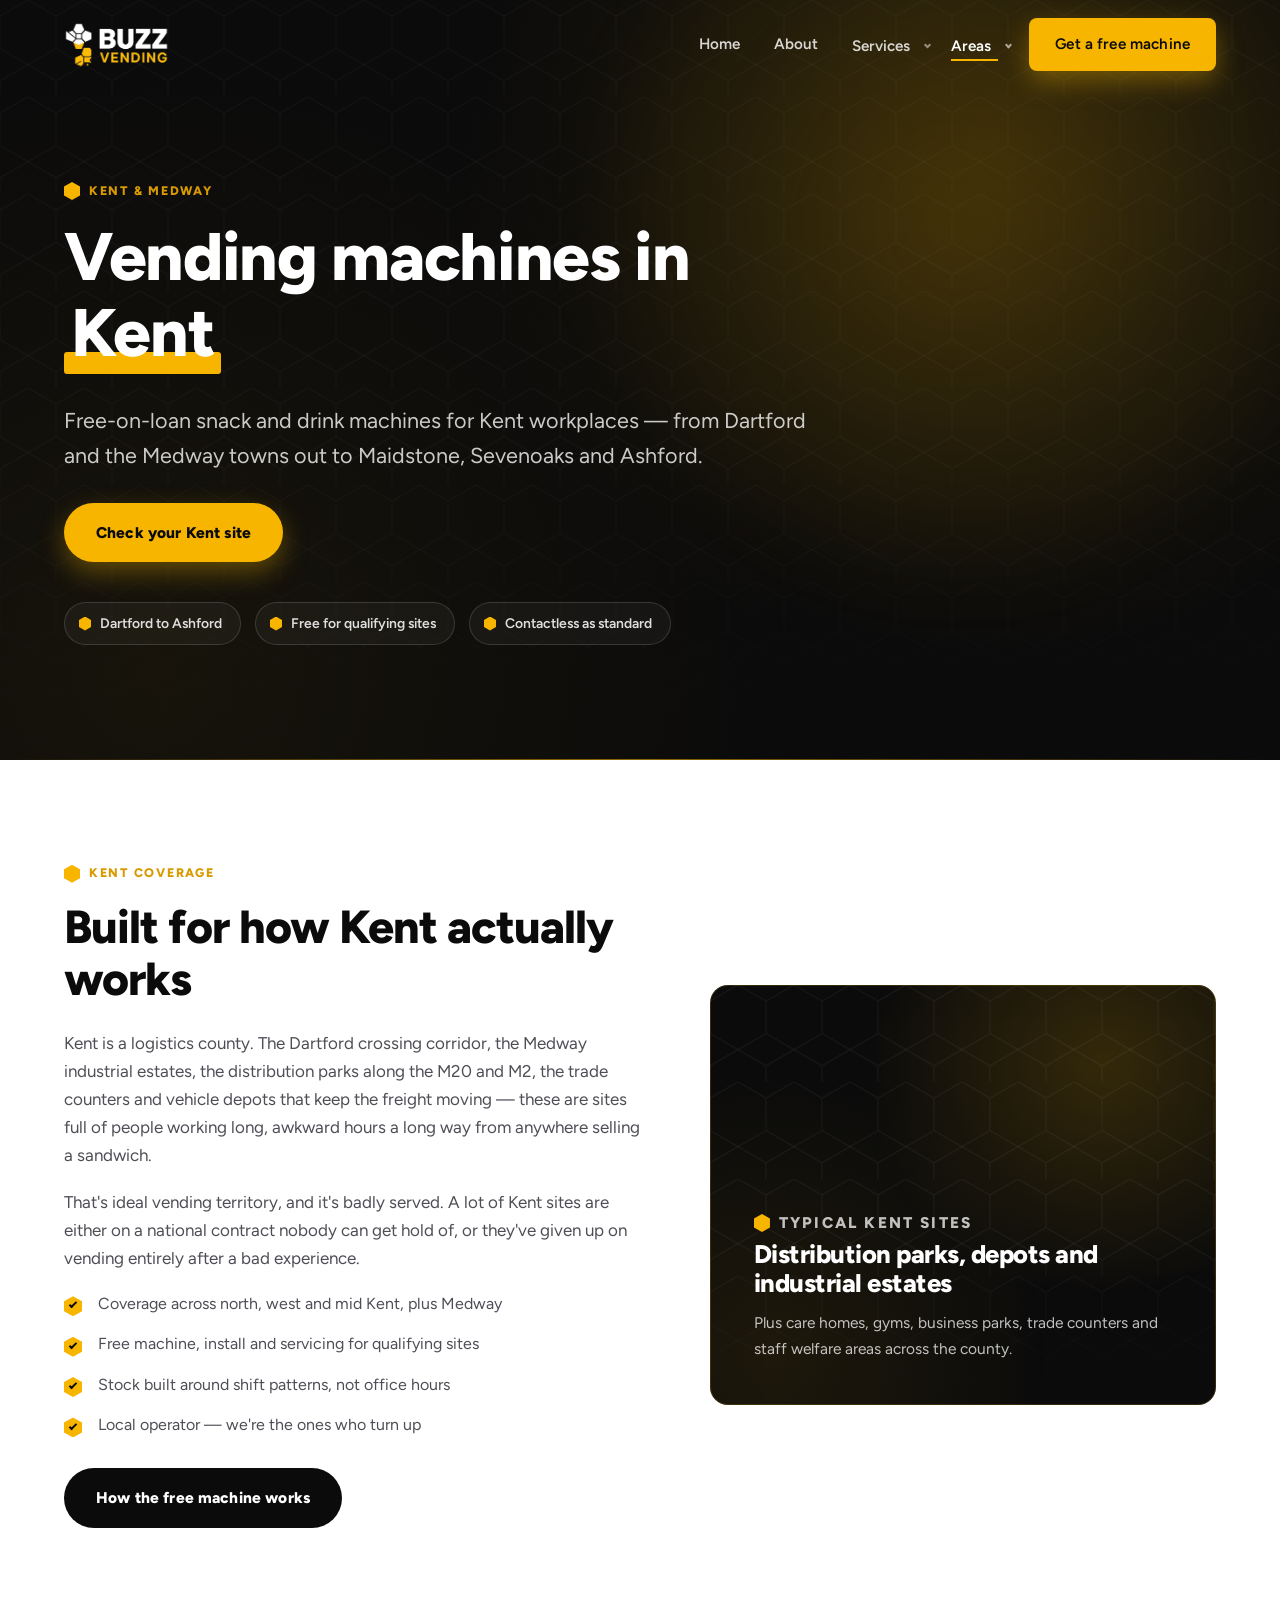
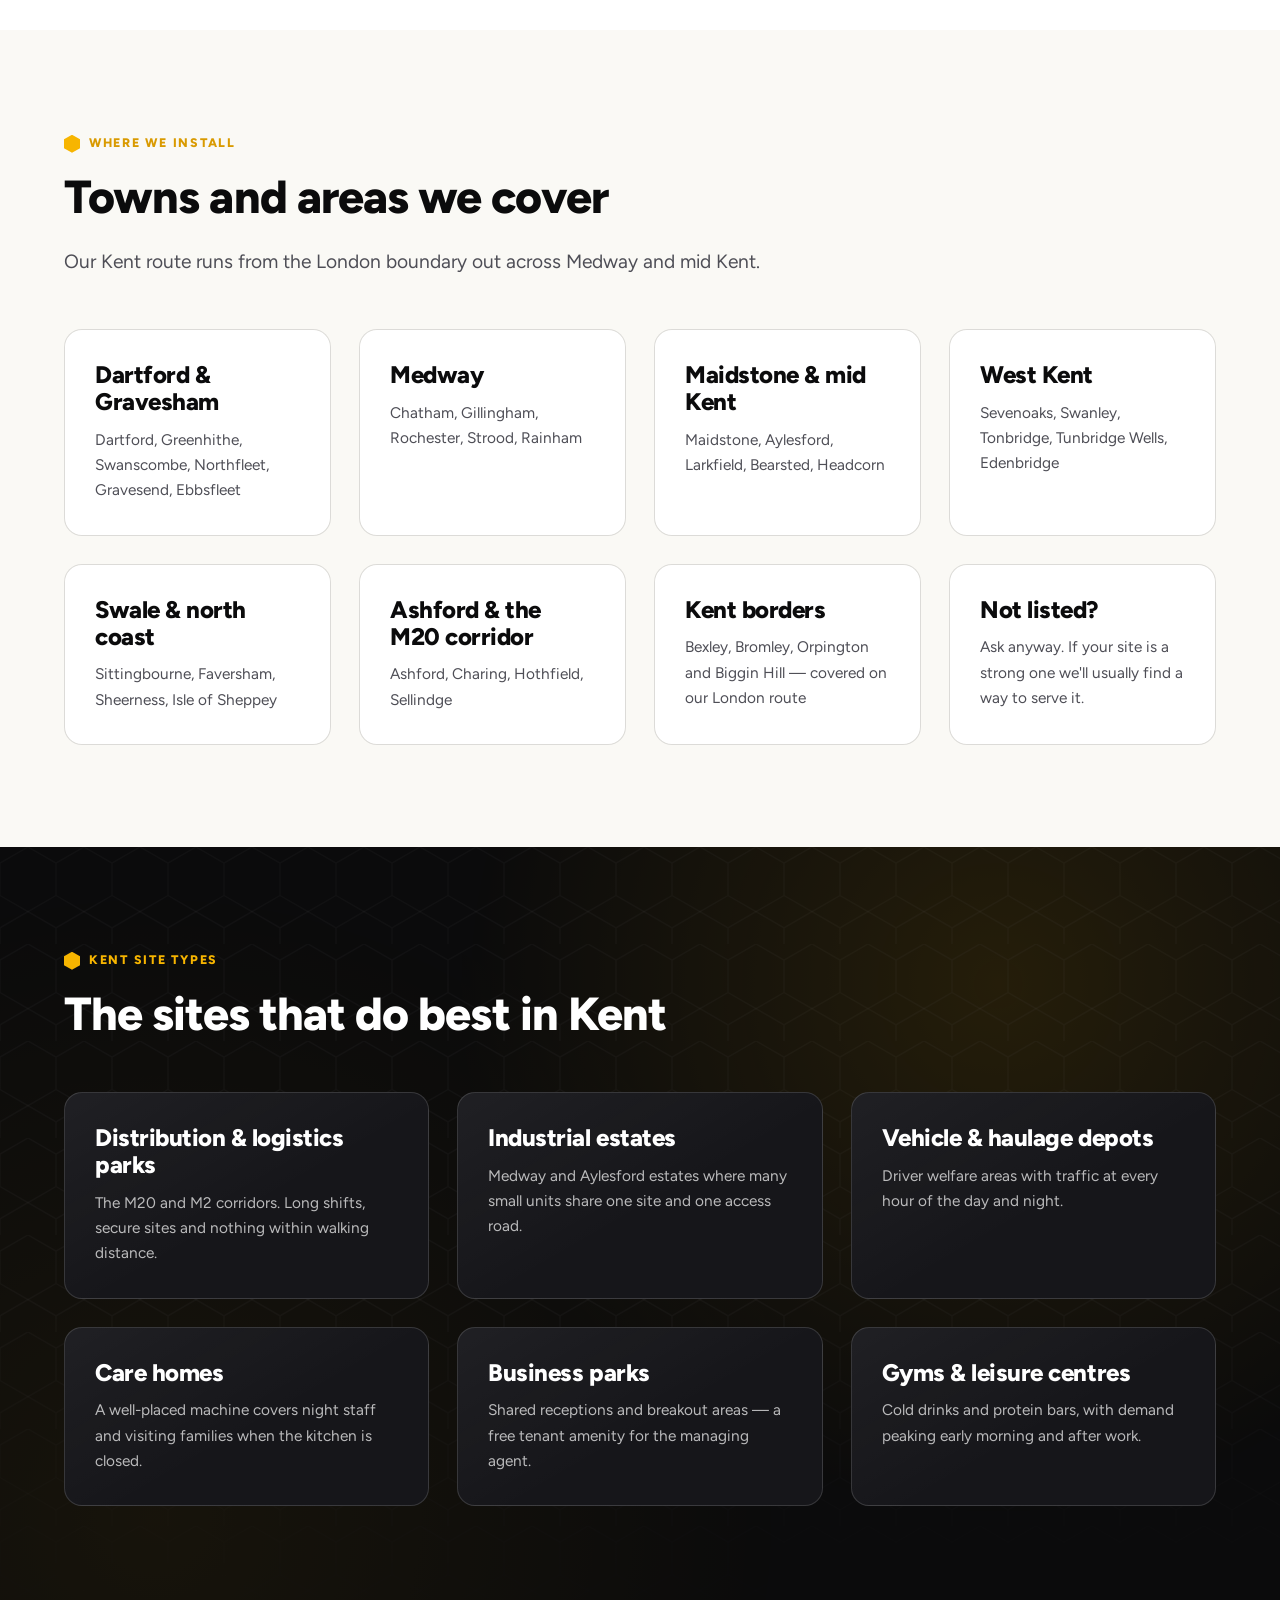
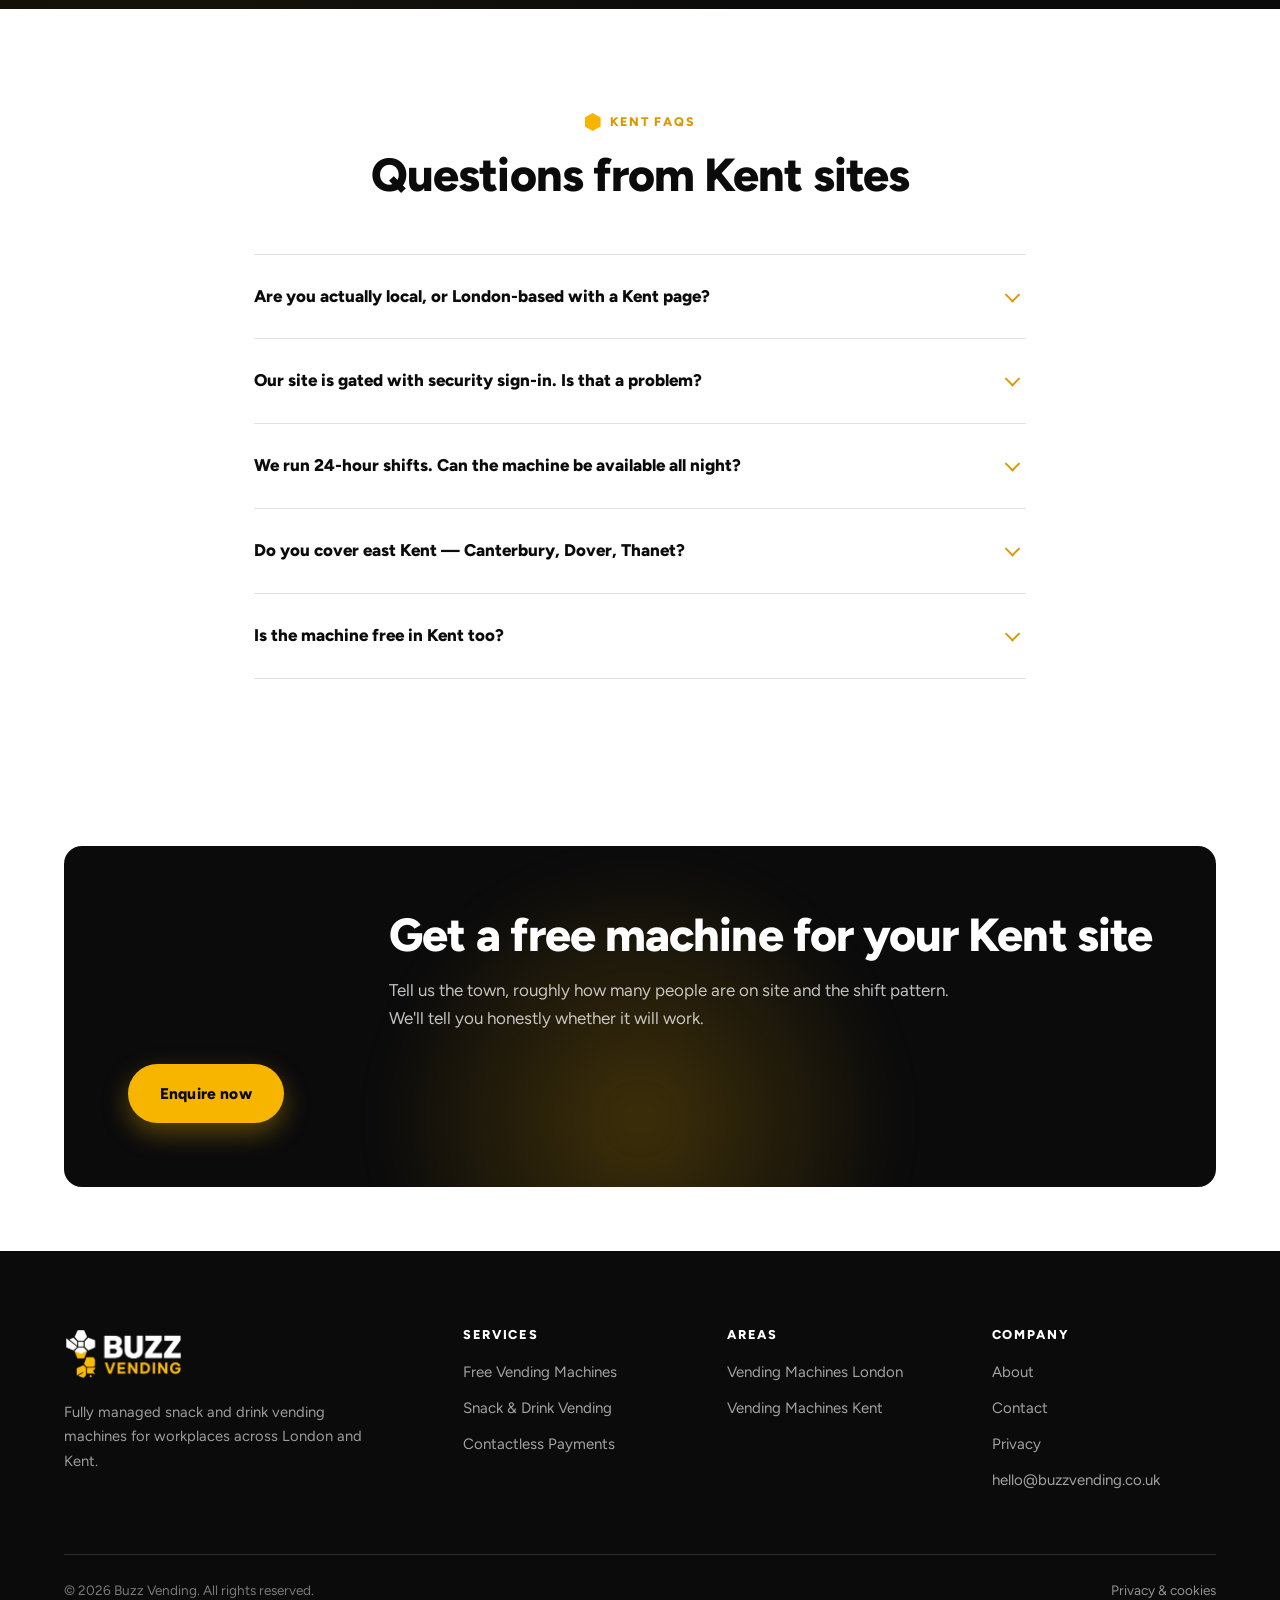
<file: vending-machines-kent.html>
<!doctype html>
<html lang="en-GB">
<head>
<meta charset="utf-8">
<meta name="viewport" content="width=device-width, initial-scale=1">
<title>Vending Machines Kent | Free Snack &amp; Drink Machines | Buzz Vending</title>
<meta name="description" content="Free-on-loan snack and drink vending machines across Kent — Dartford, Gravesend, Medway, Maidstone, Sevenoaks, Ashford and beyond. Fully stocked and maintained.">
<link rel="canonical" href="https://www.buzzvending.co.uk/vending-machines-kent.html">

<meta property="og:type" content="article">
<meta property="og:site_name" content="Buzz Vending">
<meta property="og:locale" content="en_GB">
<meta property="og:title" content="Vending Machines Kent | Free Snack &amp; Drink Machines">
<meta property="og:description" content="Free-on-loan, fully managed vending machines across Kent and the Medway towns.">
<meta property="og:url" content="https://www.buzzvending.co.uk/vending-machines-kent.html">
<meta property="og:image" content="https://www.buzzvending.co.uk/assets/img/buzz-social.png">
<meta name="twitter:card" content="summary_large_image">

<link rel="icon" href="assets/img/favicon.png" sizes="any">
<link rel="apple-touch-icon" href="assets/img/favicon.png">

<link rel="preconnect" href="https://fonts.googleapis.com">
<link rel="preconnect" href="https://fonts.gstatic.com" crossorigin>
<link rel="stylesheet" href="https://fonts.googleapis.com/css2?family=Figtree:wght@400;500;600;700;800;900&display=swap">
<link rel="stylesheet" href="assets/css/style.css?v=20261109b">

<script type="application/ld+json">
{
  "@context": "https://schema.org",
  "@type": "Service",
  "serviceType": "Vending machine supply and management",
  "provider": { "@type": "LocalBusiness", "name": "Buzz Vending", "email": "hello@buzzvending.co.uk" },
  "areaServed": { "@type": "AdministrativeArea", "name": "Kent", "containedInPlace": { "@type": "Country", "name": "United Kingdom" } },
  "description": "Free-on-loan snack and drink vending machines for workplaces across Kent, fully stocked and maintained."
}
</script>
</head>

<body>
<a class="skip" href="#main">Skip to content</a>

<header class="site-header">
  <div class="wrap header-inner">
    <a class="logo" href="index.html" aria-label="Buzz Vending — home">
      <img src="assets/img/buzz-vending-logo-white.png" alt="Buzz Vending" width="477" height="200">
    </a>
    <button class="burger" type="button" aria-label="Open menu" aria-expanded="false" aria-controls="primary-nav">
      <span></span><span></span><span></span>
    </button>
    <nav class="nav" id="primary-nav" aria-label="Main">
      <a href="index.html">Home</a>
      <a href="about.html">About</a>
      <div class="has-sub">
        <a href="free-vending-machines.html">Services</a>
        <ul class="sub">
          <li><a href="free-vending-machines.html">Free Vending Machines</a></li>
          <li><a href="snack-drink-vending.html">Snack &amp; Drink Vending</a></li>
          <li><a href="contactless-payments.html">Contactless Payments</a></li>
        </ul>
      </div>
      <div class="has-sub">
        <a href="vending-machines-kent.html" aria-current="page">Areas</a>
        <ul class="sub">
          <li><a href="vending-machines-london.html">Vending Machines London</a></li>
          <li><a href="vending-machines-kent.html">Vending Machines Kent</a></li>
        </ul>
      </div>
      <a class="btn btn--primary" href="contact.html">Get a free machine</a>
    </nav>
  </div>
</header>

<main id="main">

<section class="hero">
  <div class="comb" aria-hidden="true"></div>
  <div class="wrap">
    <div class="hero-inner">
      <p class="eyebrow">Kent &amp; Medway</p>
      <h1>Vending machines in <span class="hl">Kent</span></h1>
      <p class="lede">Free-on-loan snack and drink machines for Kent workplaces — from Dartford and the Medway towns out to Maidstone, Sevenoaks and Ashford.</p>
      <div class="btn-row">
        <a class="btn btn--primary" href="contact.html">Check your Kent site</a>
      </div>
      <div class="hero-stats">
        <span>Dartford to Ashford</span>
        <span>Free for qualifying sites</span>
        <span>Contactless as standard</span>
      </div>
    </div>
  </div>
</section>

<section class="pad">
  <div class="wrap split split--wide-left">
    <div class="reveal">
      <p class="eyebrow">Kent coverage</p>
      <h2>Built for how Kent actually works</h2>
      <p>Kent is a logistics county. The Dartford crossing corridor, the Medway industrial estates, the distribution parks along the M20 and M2, the trade counters and vehicle depots that keep the freight moving — these are sites full of people working long, awkward hours a long way from anywhere selling a sandwich.</p>
      <p>That's ideal vending territory, and it's badly served. A lot of Kent sites are either on a national contract nobody can get hold of, or they've given up on vending entirely after a bad experience.</p>
      <ul class="ticks">
        <li>Coverage across north, west and mid Kent, plus Medway</li>
        <li>Free machine, install and servicing for qualifying sites</li>
        <li>Stock built around shift patterns, not office hours</li>
        <li>Local operator — we're the ones who turn up</li>
      </ul>
      <div class="btn-row">
        <a class="btn btn--dark" href="free-vending-machines.html">How the free machine works</a>
      </div>
    </div>

    <div class="reveal" data-delay="120">
      <div class="showcase">
        <div class="comb" aria-hidden="true"></div>
        <div class="showcase-body">
          <p class="eyebrow">Typical Kent sites</p>
          <h3>Distribution parks, depots and industrial estates</h3>
          <p>Plus care homes, gyms, business parks, trade counters and staff welfare areas across the county.</p>
        </div>
      </div>
    </div>
  </div>
</section>

<section class="pad tint">
  <div class="wrap">
    <div class="section-head reveal">
      <p class="eyebrow">Where we install</p>
      <h2>Towns and areas we cover</h2>
      <p class="lede">Our Kent route runs from the London boundary out across Medway and mid Kent.</p>
    </div>

    <div class="grid g-4 reveal">
      <div class="card">
        <h3>Dartford &amp; Gravesham</h3>
        <p>Dartford, Greenhithe, Swanscombe, Northfleet, Gravesend, Ebbsfleet</p>
      </div>
      <div class="card">
        <h3>Medway</h3>
        <p>Chatham, Gillingham, Rochester, Strood, Rainham</p>
      </div>
      <div class="card">
        <h3>Maidstone &amp; mid Kent</h3>
        <p>Maidstone, Aylesford, Larkfield, Bearsted, Headcorn</p>
      </div>
      <div class="card">
        <h3>West Kent</h3>
        <p>Sevenoaks, Swanley, Tonbridge, Tunbridge Wells, Edenbridge</p>
      </div>
      <div class="card">
        <h3>Swale &amp; north coast</h3>
        <p>Sittingbourne, Faversham, Sheerness, Isle of Sheppey</p>
      </div>
      <div class="card">
        <h3>Ashford &amp; the M20 corridor</h3>
        <p>Ashford, Charing, Hothfield, Sellindge</p>
      </div>
      <div class="card">
        <h3>Kent borders</h3>
        <p>Bexley, Bromley, Orpington and Biggin Hill — covered on our London route</p>
      </div>
      <div class="card">
        <h3>Not listed?</h3>
        <p>Ask anyway. If your site is a strong one we'll usually find a way to serve it.</p>
      </div>
    </div>
  </div>
</section>

<section class="pad dark">
  <div class="comb" aria-hidden="true"></div>
  <div class="wrap" style="position:relative;z-index:2">
    <div class="section-head reveal">
      <p class="eyebrow">Kent site types</p>
      <h2>The sites that do best in Kent</h2>
    </div>

    <div class="grid g-3">
      <div class="card reveal">
        <h3>Distribution &amp; logistics parks</h3>
        <p>The M20 and M2 corridors. Long shifts, secure sites and nothing within walking distance.</p>
      </div>
      <div class="card reveal" data-delay="80">
        <h3>Industrial estates</h3>
        <p>Medway and Aylesford estates where many small units share one site and one access road.</p>
      </div>
      <div class="card reveal" data-delay="160">
        <h3>Vehicle &amp; haulage depots</h3>
        <p>Driver welfare areas with traffic at every hour of the day and night.</p>
      </div>
      <div class="card reveal">
        <h3>Care homes</h3>
        <p>A well-placed machine covers night staff and visiting families when the kitchen is closed.</p>
      </div>
      <div class="card reveal" data-delay="80">
        <h3>Business parks</h3>
        <p>Shared receptions and breakout areas — a free tenant amenity for the managing agent.</p>
      </div>
      <div class="card reveal" data-delay="160">
        <h3>Gyms &amp; leisure centres</h3>
        <p>Cold drinks and protein bars, with demand peaking early morning and after work.</p>
      </div>
    </div>
  </div>
</section>

<section class="pad">
  <div class="wrap wrap--narrow">
    <div class="section-head center reveal">
      <p class="eyebrow">Kent FAQs</p>
      <h2>Questions from Kent sites</h2>
    </div>

    <div class="faq reveal">
      <details>
        <summary>Are you actually local, or London-based with a Kent page?</summary>
        <div class="faq-body"><p>Fair question, and one worth asking any operator. We run a single connected route across London and Kent, and Kent sites are serviced on that route — not treated as an occasional long-distance trip.</p></div>
      </details>
      <details>
        <summary>Our site is gated with security sign-in. Is that a problem?</summary>
        <div class="faq-body"><p>No — it's normal on Kent logistics sites. We just need a workable arrangement for restock access. We'll agree it before install rather than discover it afterwards.</p></div>
      </details>
      <details>
        <summary>We run 24-hour shifts. Can the machine be available all night?</summary>
        <div class="faq-body"><p>Yes, and those are often the best-performing sites. Placed in a secure staff area, a machine can run round the clock — night shifts frequently outsell the day.</p></div>
      </details>
      <details>
        <summary>Do you cover east Kent — Canterbury, Dover, Thanet?</summary>
        <div class="faq-body"><p>Our core route currently runs to Ashford and the Medway towns. For sites further east, get in touch — if the site is strong enough we'll look at extending the route.</p></div>
      </details>
      <details>
        <summary>Is the machine free in Kent too?</summary>
        <div class="faq-body"><p>Yes — identical terms to London. Free machine, free install, free servicing for qualifying sites. See <a href="free-vending-machines.html">free vending machines</a> for the detail.</p></div>
      </details>
    </div>
  </div>
</section>

<section class="pad-sm">
  <div class="wrap">
    <div class="cta reveal">
      <div class="comb" aria-hidden="true"></div>
      <div>
        <h2>Get a free machine for your Kent site</h2>
        <p>Tell us the town, roughly how many people are on site and the shift pattern. We'll tell you honestly whether it will work.</p>
      </div>
      <div><a class="btn btn--primary" href="contact.html">Enquire now</a></div>
    </div>
  </div>
</section>

</main>

<footer class="site-footer">
  <div class="wrap">
    <div class="footer-grid">
      <div>
        <div class="footer-logo"><img src="assets/img/buzz-vending-logo-white.png" alt="Buzz Vending" width="477" height="200"></div>
        <p>Fully managed snack and drink vending machines for workplaces across London and Kent.</p>
      </div>
      <div>
        <h4>Services</h4>
        <ul>
          <li><a href="free-vending-machines.html">Free Vending Machines</a></li>
          <li><a href="snack-drink-vending.html">Snack &amp; Drink Vending</a></li>
          <li><a href="contactless-payments.html">Contactless Payments</a></li>
        </ul>
      </div>
      <div>
        <h4>Areas</h4>
        <ul>
          <li><a href="vending-machines-london.html">Vending Machines London</a></li>
          <li><a href="vending-machines-kent.html">Vending Machines Kent</a></li>
        </ul>
      </div>
      <div>
        <h4>Company</h4>
        <ul>
          <li><a href="about.html">About</a></li>
          <li><a href="contact.html">Contact</a></li>
          <li><a href="privacy.html">Privacy</a></li>
          <li><a href="mailto:hello@buzzvending.co.uk">hello@buzzvending.co.uk</a></li>
        </ul>
      </div>
    </div>
    <div class="footer-bar">
      <p>&copy; <span data-year>2026</span> Buzz Vending. All rights reserved.</p>
      <p><a href="privacy.html">Privacy &amp; cookies</a></p>
    </div>
  </div>
</footer>


<!-- sticky mobile call-to-action -->
<div class="mobile-cta">
  <a class="btn btn--ghost" href="mailto:hello@buzzvending.co.uk">Email us</a>
  <a class="btn btn--primary" href="contact.html">Get a free machine</a>
</div>

<script src="assets/js/main.js?v=20261109b" defer></script>
</body>
</html>
</file>
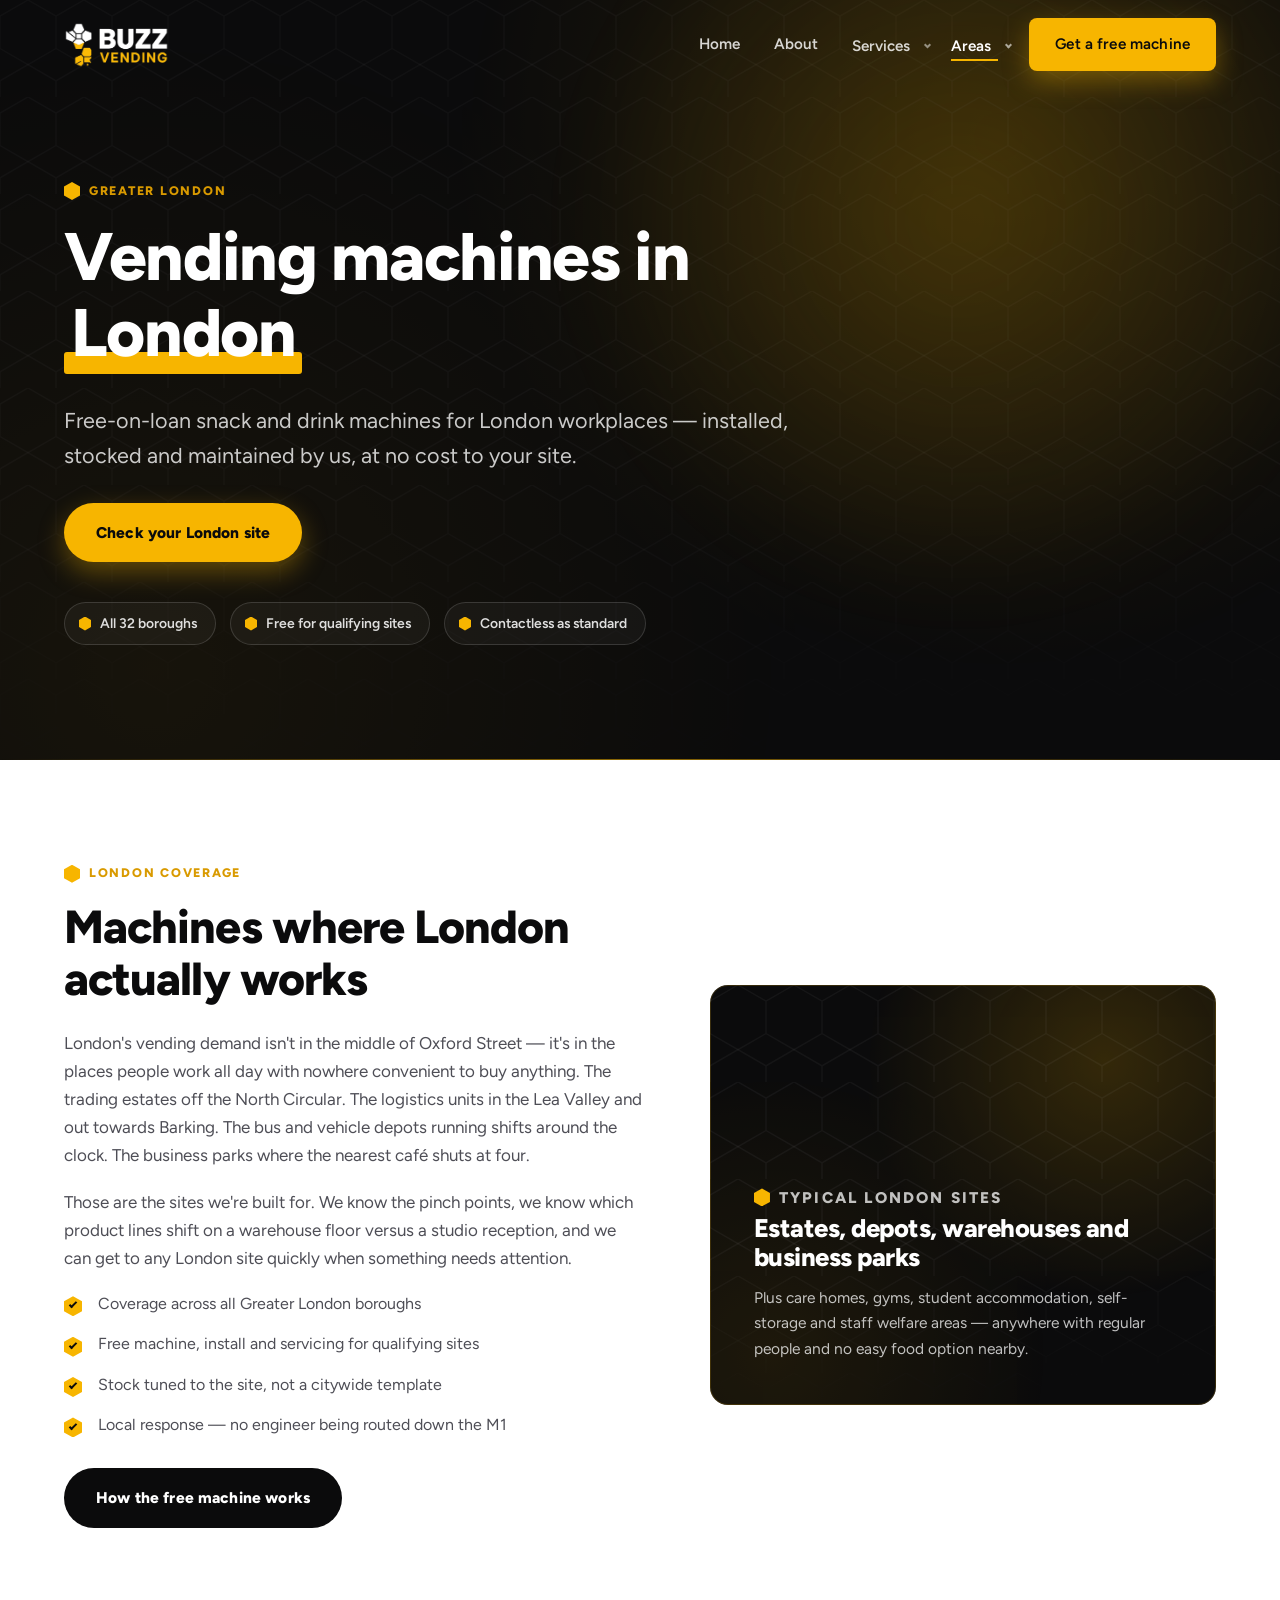
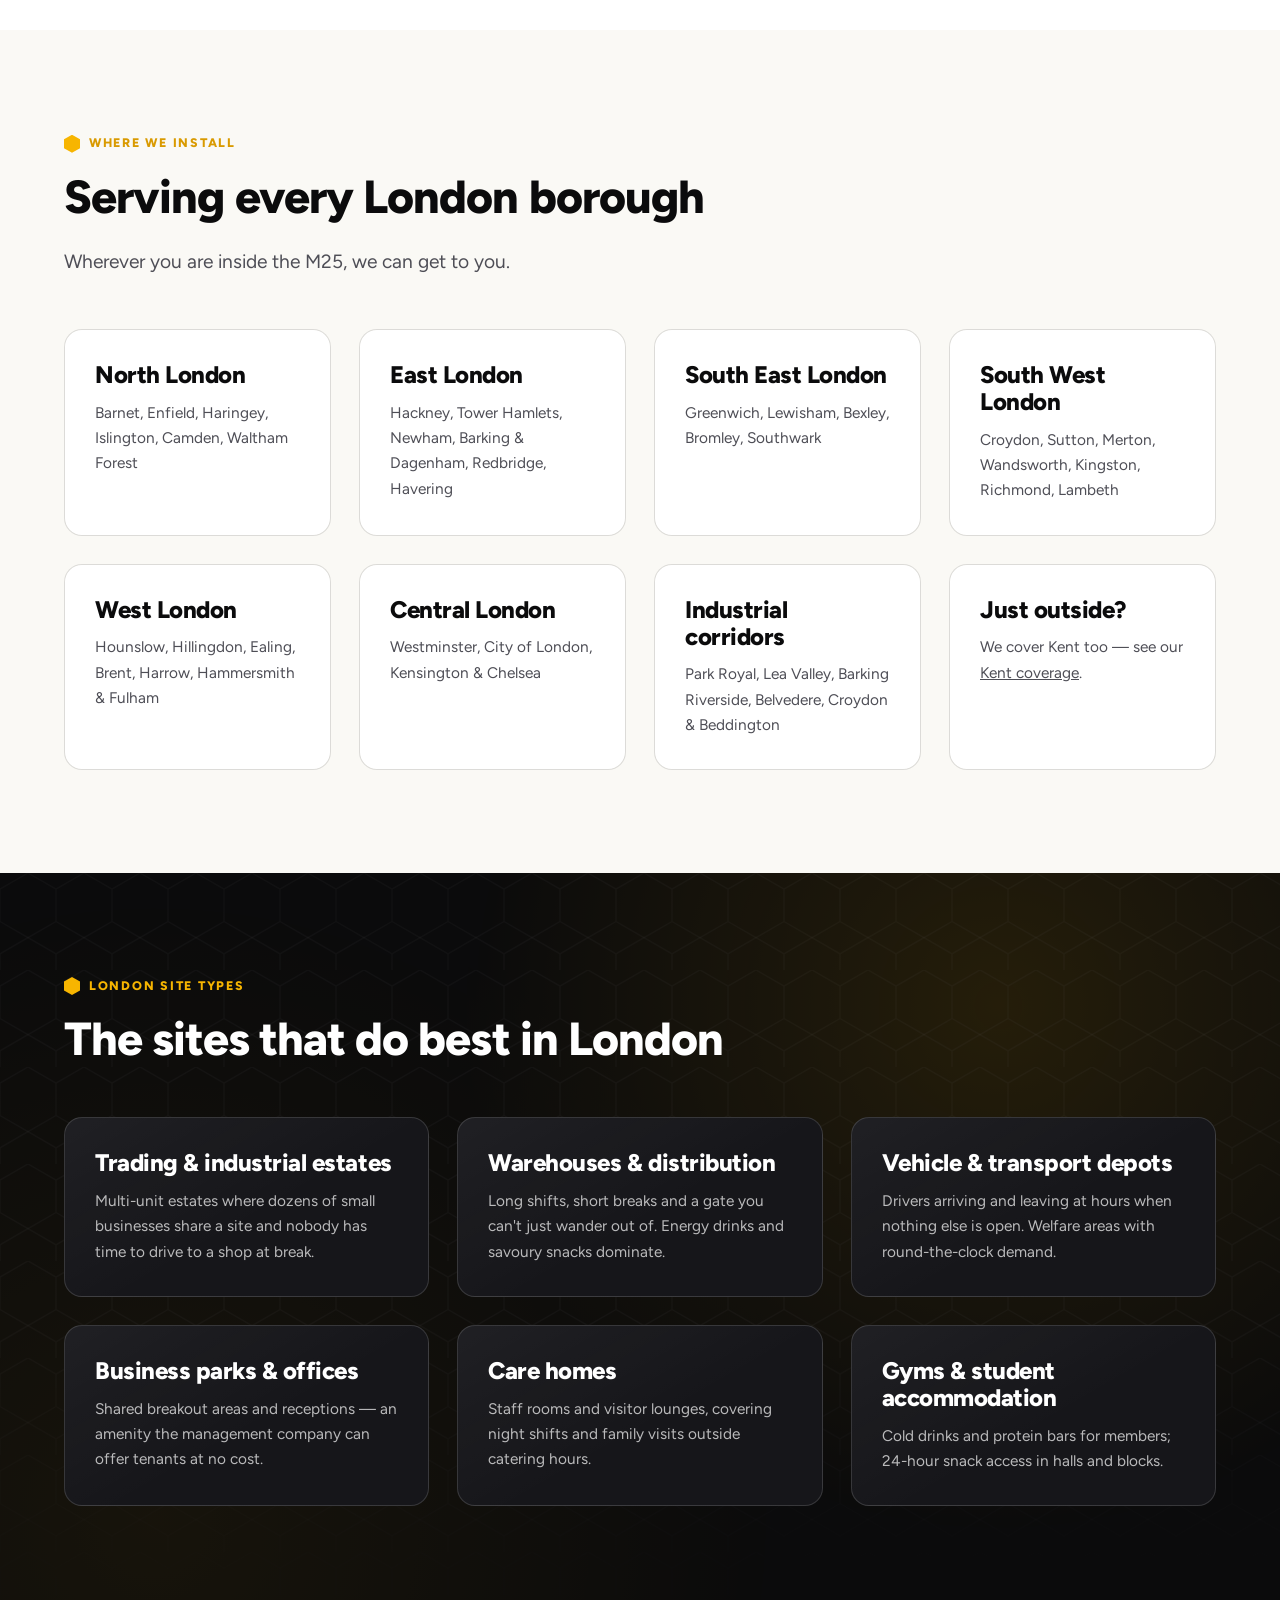
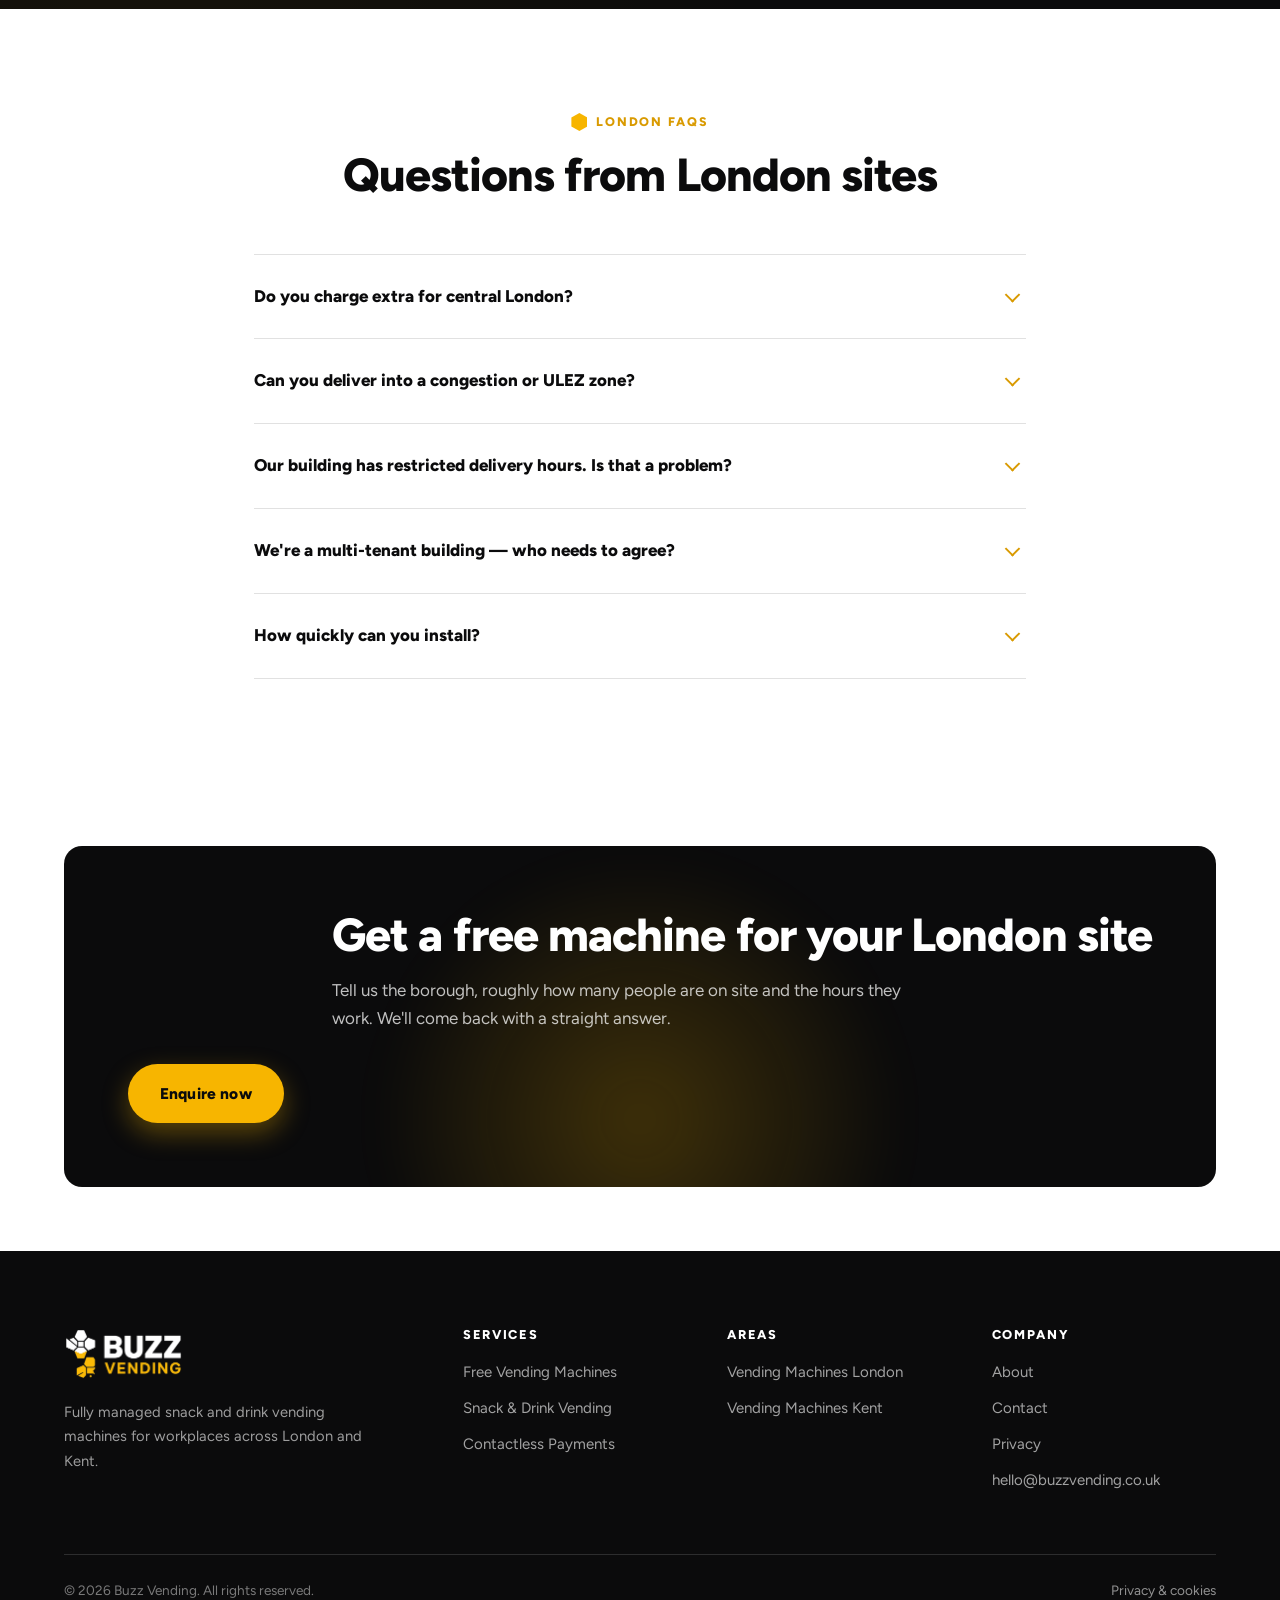
<file: vending-machines-london.html>
<!doctype html>
<html lang="en-GB">
<head>
<meta charset="utf-8">
<meta name="viewport" content="width=device-width, initial-scale=1">
<title>Vending Machines London | Free Snack &amp; Drink Machines | Buzz Vending</title>
<meta name="description" content="Free-on-loan snack and drink vending machines across Greater London. Fully stocked, fully maintained, contactless as standard. Serving all London boroughs.">
<link rel="canonical" href="https://www.buzzvending.co.uk/vending-machines-london.html">

<meta property="og:type" content="article">
<meta property="og:site_name" content="Buzz Vending">
<meta property="og:locale" content="en_GB">
<meta property="og:title" content="Vending Machines London | Free Snack &amp; Drink Machines">
<meta property="og:description" content="Free-on-loan, fully managed vending machines across every London borough.">
<meta property="og:url" content="https://www.buzzvending.co.uk/vending-machines-london.html">
<meta property="og:image" content="https://www.buzzvending.co.uk/assets/img/buzz-social.png">
<meta name="twitter:card" content="summary_large_image">

<link rel="icon" href="assets/img/favicon.png" sizes="any">
<link rel="apple-touch-icon" href="assets/img/favicon.png">

<link rel="preconnect" href="https://fonts.googleapis.com">
<link rel="preconnect" href="https://fonts.gstatic.com" crossorigin>
<link rel="stylesheet" href="https://fonts.googleapis.com/css2?family=Figtree:wght@400;500;600;700;800;900&display=swap">
<link rel="stylesheet" href="assets/css/style.css?v=20261109b">

<script type="application/ld+json">
{
  "@context": "https://schema.org",
  "@type": "Service",
  "serviceType": "Vending machine supply and management",
  "provider": { "@type": "LocalBusiness", "name": "Buzz Vending", "email": "hello@buzzvending.co.uk" },
  "areaServed": { "@type": "City", "name": "London", "containedInPlace": { "@type": "Country", "name": "United Kingdom" } },
  "description": "Free-on-loan snack and drink vending machines for workplaces across Greater London, fully stocked and maintained."
}
</script>
</head>

<body>
<a class="skip" href="#main">Skip to content</a>

<header class="site-header">
  <div class="wrap header-inner">
    <a class="logo" href="index.html" aria-label="Buzz Vending — home">
      <img src="assets/img/buzz-vending-logo-white.png" alt="Buzz Vending" width="477" height="200">
    </a>
    <button class="burger" type="button" aria-label="Open menu" aria-expanded="false" aria-controls="primary-nav">
      <span></span><span></span><span></span>
    </button>
    <nav class="nav" id="primary-nav" aria-label="Main">
      <a href="index.html">Home</a>
      <a href="about.html">About</a>
      <div class="has-sub">
        <a href="free-vending-machines.html">Services</a>
        <ul class="sub">
          <li><a href="free-vending-machines.html">Free Vending Machines</a></li>
          <li><a href="snack-drink-vending.html">Snack &amp; Drink Vending</a></li>
          <li><a href="contactless-payments.html">Contactless Payments</a></li>
        </ul>
      </div>
      <div class="has-sub">
        <a href="vending-machines-london.html" aria-current="page">Areas</a>
        <ul class="sub">
          <li><a href="vending-machines-london.html">Vending Machines London</a></li>
          <li><a href="vending-machines-kent.html">Vending Machines Kent</a></li>
        </ul>
      </div>
      <a class="btn btn--primary" href="contact.html">Get a free machine</a>
    </nav>
  </div>
</header>

<main id="main">

<section class="hero">
  <div class="comb" aria-hidden="true"></div>
  <div class="wrap">
    <div class="hero-inner">
      <p class="eyebrow">Greater London</p>
      <h1>Vending machines in <span class="hl">London</span></h1>
      <p class="lede">Free-on-loan snack and drink machines for London workplaces — installed, stocked and maintained by us, at no cost to your site.</p>
      <div class="btn-row">
        <a class="btn btn--primary" href="contact.html">Check your London site</a>
      </div>
      <div class="hero-stats">
        <span>All 32 boroughs</span>
        <span>Free for qualifying sites</span>
        <span>Contactless as standard</span>
      </div>
    </div>
  </div>
</section>

<section class="pad">
  <div class="wrap split split--wide-left">
    <div class="reveal">
      <p class="eyebrow">London coverage</p>
      <h2>Machines where London actually works</h2>
      <p>London's vending demand isn't in the middle of Oxford Street — it's in the places people work all day with nowhere convenient to buy anything. The trading estates off the North Circular. The logistics units in the Lea Valley and out towards Barking. The bus and vehicle depots running shifts around the clock. The business parks where the nearest café shuts at four.</p>
      <p>Those are the sites we're built for. We know the pinch points, we know which product lines shift on a warehouse floor versus a studio reception, and we can get to any London site quickly when something needs attention.</p>
      <ul class="ticks">
        <li>Coverage across all Greater London boroughs</li>
        <li>Free machine, install and servicing for qualifying sites</li>
        <li>Stock tuned to the site, not a citywide template</li>
        <li>Local response — no engineer being routed down the M1</li>
      </ul>
      <div class="btn-row">
        <a class="btn btn--dark" href="free-vending-machines.html">How the free machine works</a>
      </div>
    </div>

    <div class="reveal" data-delay="120">
      <div class="showcase">
        <div class="comb" aria-hidden="true"></div>
        <div class="showcase-body">
          <p class="eyebrow">Typical London sites</p>
          <h3>Estates, depots, warehouses and business parks</h3>
          <p>Plus care homes, gyms, student accommodation, self-storage and staff welfare areas — anywhere with regular people and no easy food option nearby.</p>
        </div>
      </div>
    </div>
  </div>
</section>

<section class="pad tint">
  <div class="wrap">
    <div class="section-head reveal">
      <p class="eyebrow">Where we install</p>
      <h2>Serving every London borough</h2>
      <p class="lede">Wherever you are inside the M25, we can get to you.</p>
    </div>

    <div class="grid g-4 reveal">
      <div class="card">
        <h3>North London</h3>
        <p>Barnet, Enfield, Haringey, Islington, Camden, Waltham Forest</p>
      </div>
      <div class="card">
        <h3>East London</h3>
        <p>Hackney, Tower Hamlets, Newham, Barking &amp; Dagenham, Redbridge, Havering</p>
      </div>
      <div class="card">
        <h3>South East London</h3>
        <p>Greenwich, Lewisham, Bexley, Bromley, Southwark</p>
      </div>
      <div class="card">
        <h3>South West London</h3>
        <p>Croydon, Sutton, Merton, Wandsworth, Kingston, Richmond, Lambeth</p>
      </div>
      <div class="card">
        <h3>West London</h3>
        <p>Hounslow, Hillingdon, Ealing, Brent, Harrow, Hammersmith &amp; Fulham</p>
      </div>
      <div class="card">
        <h3>Central London</h3>
        <p>Westminster, City of London, Kensington &amp; Chelsea</p>
      </div>
      <div class="card">
        <h3>Industrial corridors</h3>
        <p>Park Royal, Lea Valley, Barking Riverside, Belvedere, Croydon &amp; Beddington</p>
      </div>
      <div class="card">
        <h3>Just outside?</h3>
        <p>We cover Kent too — see our <a href="vending-machines-kent.html">Kent coverage</a>.</p>
      </div>
    </div>
  </div>
</section>

<section class="pad dark">
  <div class="comb" aria-hidden="true"></div>
  <div class="wrap" style="position:relative;z-index:2">
    <div class="section-head reveal">
      <p class="eyebrow">London site types</p>
      <h2>The sites that do best in London</h2>
    </div>

    <div class="grid g-3">
      <div class="card reveal">
        <h3>Trading &amp; industrial estates</h3>
        <p>Multi-unit estates where dozens of small businesses share a site and nobody has time to drive to a shop at break.</p>
      </div>
      <div class="card reveal" data-delay="80">
        <h3>Warehouses &amp; distribution</h3>
        <p>Long shifts, short breaks and a gate you can't just wander out of. Energy drinks and savoury snacks dominate.</p>
      </div>
      <div class="card reveal" data-delay="160">
        <h3>Vehicle &amp; transport depots</h3>
        <p>Drivers arriving and leaving at hours when nothing else is open. Welfare areas with round-the-clock demand.</p>
      </div>
      <div class="card reveal">
        <h3>Business parks &amp; offices</h3>
        <p>Shared breakout areas and receptions — an amenity the management company can offer tenants at no cost.</p>
      </div>
      <div class="card reveal" data-delay="80">
        <h3>Care homes</h3>
        <p>Staff rooms and visitor lounges, covering night shifts and family visits outside catering hours.</p>
      </div>
      <div class="card reveal" data-delay="160">
        <h3>Gyms &amp; student accommodation</h3>
        <p>Cold drinks and protein bars for members; 24-hour snack access in halls and blocks.</p>
      </div>
    </div>
  </div>
</section>

<section class="pad">
  <div class="wrap wrap--narrow">
    <div class="section-head center reveal">
      <p class="eyebrow">London FAQs</p>
      <h2>Questions from London sites</h2>
    </div>

    <div class="faq reveal">
      <details>
        <summary>Do you charge extra for central London?</summary>
        <div class="faq-body"><p>No. Our free-loan terms are the same across the whole coverage area. Access and delivery windows matter more than postcode — we'll cover those at the site visit.</p></div>
      </details>
      <details>
        <summary>Can you deliver into a congestion or ULEZ zone?</summary>
        <div class="faq-body"><p>Yes. Those costs are ours, not yours, and they're already factored into how we run the route.</p></div>
      </details>
      <details>
        <summary>Our building has restricted delivery hours. Is that a problem?</summary>
        <div class="faq-body"><p>Very common in London and usually fine. Tell us the permitted windows and goods-lift arrangements and we'll build the service visits around them.</p></div>
      </details>
      <details>
        <summary>We're a multi-tenant building — who needs to agree?</summary>
        <div class="faq-body"><p>Normally the managing agent or building facilities team, since the machine usually goes in a shared area. If you can point us to the right contact, we'll handle the conversation.</p></div>
      </details>
      <details>
        <summary>How quickly can you install?</summary>
        <div class="faq-body"><p>Typically within a couple of weeks of the site visit, subject to the machine type and your building's access arrangements.</p></div>
      </details>
    </div>
  </div>
</section>

<section class="pad-sm">
  <div class="wrap">
    <div class="cta reveal">
      <div class="comb" aria-hidden="true"></div>
      <div>
        <h2>Get a free machine for your London site</h2>
        <p>Tell us the borough, roughly how many people are on site and the hours they work. We'll come back with a straight answer.</p>
      </div>
      <div><a class="btn btn--primary" href="contact.html">Enquire now</a></div>
    </div>
  </div>
</section>

</main>

<footer class="site-footer">
  <div class="wrap">
    <div class="footer-grid">
      <div>
        <div class="footer-logo"><img src="assets/img/buzz-vending-logo-white.png" alt="Buzz Vending" width="477" height="200"></div>
        <p>Fully managed snack and drink vending machines for workplaces across London and Kent.</p>
      </div>
      <div>
        <h4>Services</h4>
        <ul>
          <li><a href="free-vending-machines.html">Free Vending Machines</a></li>
          <li><a href="snack-drink-vending.html">Snack &amp; Drink Vending</a></li>
          <li><a href="contactless-payments.html">Contactless Payments</a></li>
        </ul>
      </div>
      <div>
        <h4>Areas</h4>
        <ul>
          <li><a href="vending-machines-london.html">Vending Machines London</a></li>
          <li><a href="vending-machines-kent.html">Vending Machines Kent</a></li>
        </ul>
      </div>
      <div>
        <h4>Company</h4>
        <ul>
          <li><a href="about.html">About</a></li>
          <li><a href="contact.html">Contact</a></li>
          <li><a href="privacy.html">Privacy</a></li>
          <li><a href="mailto:hello@buzzvending.co.uk">hello@buzzvending.co.uk</a></li>
        </ul>
      </div>
    </div>
    <div class="footer-bar">
      <p>&copy; <span data-year>2026</span> Buzz Vending. All rights reserved.</p>
      <p><a href="privacy.html">Privacy &amp; cookies</a></p>
    </div>
  </div>
</footer>


<!-- sticky mobile call-to-action -->
<div class="mobile-cta">
  <a class="btn btn--ghost" href="mailto:hello@buzzvending.co.uk">Email us</a>
  <a class="btn btn--primary" href="contact.html">Get a free machine</a>
</div>

<script src="assets/js/main.js?v=20261109b" defer></script>
</body>
</html>
</file>
<file: assets/css/style.css>
/* ==========================================================================
   Buzz Vending — site stylesheet
   Brand: black / honey yellow / white
   ========================================================================== */

:root {
  --ink:        #0b0b0c;
  --ink-2:      #16161a;
  --ink-3:      #24242a;
  --honey:      #f7b500;
  --honey-dk:   #d99a00;
  --honey-lt:   #ffd968;
  --paper:      #ffffff;
  --paper-2:    #faf9f5;
  --paper-3:    #f2efe6;
  --body:       #4e4e56;
  --line:       rgba(11, 11, 12, .12);
  --line-dk:    rgba(255, 255, 255, .14);

  --font: "Figtree", -apple-system, BlinkMacSystemFont, "Segoe UI", Roboto, Helvetica, Arial, sans-serif;

  --wrap: 1200px;
  --radius: 18px;
  --radius-sm: 12px;

  --shadow: 0 18px 50px rgba(11, 11, 12, .10);
  --shadow-lg: 0 30px 80px rgba(11, 11, 12, .18);
}

/* --------------------------------------------------------------- reset -- */
*, *::before, *::after { box-sizing: border-box; }

html { -webkit-text-size-adjust: 100%; scroll-behavior: smooth; }

body {
  margin: 0;
  font-family: var(--font);
  font-size: 17px;
  line-height: 1.65;
  color: var(--body);
  background: var(--paper);
  -webkit-font-smoothing: antialiased;
  overflow-x: hidden;
}

img { max-width: 100%; height: auto; display: block; }

a { color: inherit; }

h1, h2, h3, h4 {
  color: var(--ink);
  font-weight: 800;
  line-height: 1.12;
  letter-spacing: -.02em;
  margin: 0 0 .5em;
}

h1 { font-size: clamp(2.4rem, 6vw, 4.2rem); }
h2 { font-size: clamp(1.9rem, 4vw, 2.9rem); }
h3 { font-size: clamp(1.2rem, 2.2vw, 1.5rem); }
h4 { font-size: 1.05rem; }

p { margin: 0 0 1.1em; }
p:last-child { margin-bottom: 0; }

ul, ol { margin: 0 0 1.2em; padding-left: 1.2em; }
li { margin-bottom: .5em; }

strong { color: var(--ink); font-weight: 700; }

/* ------------------------------------------------------------- layout --- */
.wrap {
  width: 100%;
  max-width: var(--wrap);
  margin: 0 auto;
  padding: 0 24px;
}

.wrap--narrow { max-width: 820px; }

section { position: relative; }

.pad     { padding: clamp(60px, 8vw, 110px) 0; }
.pad-sm  { padding: clamp(44px, 5vw, 70px) 0; }
.pad-top-0 { padding-top: 0; }

.dark {
  background: var(--ink);
  color: rgba(255, 255, 255, .72);
}
.dark h1, .dark h2, .dark h3, .dark h4 { color: #fff; }
.dark strong { color: #fff; }

.tint { background: var(--paper-2); }

.grid { display: grid; gap: 28px; }
.g-2 { grid-template-columns: repeat(2, 1fr); }
.g-3 { grid-template-columns: repeat(3, 1fr); }
.g-4 { grid-template-columns: repeat(4, 1fr); }

.split {
  display: grid;
  grid-template-columns: 1fr 1fr;
  gap: clamp(32px, 5vw, 72px);
  align-items: center;
}
.split--wide-left { grid-template-columns: 1.15fr 1fr; }
.split--wide-right { grid-template-columns: 1fr 1.15fr; }

.center { text-align: center; }
.center .lede, .center .eyebrow { margin-left: auto; margin-right: auto; }

/* --------------------------------------------------------------- type --- */
.eyebrow {
  display: inline-flex;
  align-items: center;
  gap: 9px;
  font-size: .78rem;
  font-weight: 800;
  letter-spacing: .14em;
  text-transform: uppercase;
  color: var(--honey-dk);
  margin: 0 0 18px;
}
.eyebrow::before {
  content: "";
  width: 16px;
  height: 18px;
  background: var(--honey);
  clip-path: polygon(50% 0%, 100% 25%, 100% 75%, 50% 100%, 0% 75%, 0% 25%);
  flex: none;
}
.dark .eyebrow { color: var(--honey); }

.lede {
  font-size: clamp(1.05rem, 1.6vw, 1.2rem);
  line-height: 1.6;
  max-width: 58ch;
}

.section-head { max-width: 720px; margin-bottom: clamp(34px, 4vw, 52px); }
.section-head.center { margin-left: auto; margin-right: auto; }

/* Marker-pen highlight. `isolation: isolate` creates a stacking context on the
   span itself, so the z-index:-1 bar lands behind the glyphs but still in
   front of the section background — the ordering breaks without it. */
.hl {
  position: relative;
  isolation: isolate;
  white-space: nowrap;
  padding: 0 .1em;
}
.hl::after {
  content: "";
  position: absolute;
  left: 0;
  bottom: -.02em;
  width: 100%;
  height: .32em;
  background: var(--honey);
  border-radius: 3px;
  z-index: -1;
  transform-origin: left center;
  animation: hl-sweep .9s cubic-bezier(.25, 1, .5, 1) .3s both;
}

@keyframes hl-sweep {
  from { transform: scaleX(0); }
  to   { transform: scaleX(1); }
}

/* -------------------------------------------------------------- button -- */
.btn {
  display: inline-flex;
  align-items: center;
  justify-content: center;
  gap: 10px;
  padding: 15px 30px;
  border: 2px solid transparent;
  border-radius: 999px;
  font-family: inherit;
  font-size: .97rem;
  font-weight: 800;
  letter-spacing: .01em;
  text-decoration: none;
  cursor: pointer;
  transition: transform .18s ease, background .18s ease, color .18s ease, border-color .18s ease, box-shadow .18s ease;
  white-space: nowrap;
}
.btn:hover { transform: translateY(-2px); }

.btn--primary {
  background: var(--honey);
  color: var(--ink);
  box-shadow: 0 10px 26px rgba(247, 181, 0, .34);
}
.btn--primary:hover { background: var(--honey-lt); }

.btn--dark { background: var(--ink); color: #fff; }
.btn--dark:hover { background: var(--ink-3); }

.btn--ghost {
  border-color: var(--line);
  color: var(--ink);
  background: transparent;
}
.btn--ghost:hover { border-color: var(--ink); }

/* Any dark surface — .dark sections, the hero, showcase panels and the CTA
   block — needs the light-on-dark ghost button, not the default dark-on-light. */
.dark .btn--ghost,
.hero .btn--ghost,
.showcase .btn--ghost,
.cta .btn--ghost,
.site-footer .btn--ghost,
.mobile-cta .btn--ghost {
  border-color: rgba(255, 255, 255, .3);
  color: #fff;
}
.dark .btn--ghost:hover,
.hero .btn--ghost:hover,
.showcase .btn--ghost:hover,
.cta .btn--ghost:hover,
.site-footer .btn--ghost:hover,
.mobile-cta .btn--ghost:hover { border-color: #fff; background: rgba(255, 255, 255, .08); }

.btn-row {
  display: flex;
  flex-wrap: wrap;
  gap: 14px;
  margin-top: 30px;
}
.center .btn-row { justify-content: center; }

/* -------------------------------------------------------------- header -- */
.site-header {
  position: fixed;
  inset: 0 0 auto 0;
  z-index: 100;
  background: transparent;
  transition: background .3s ease, box-shadow .3s ease, padding .3s ease;
  padding: 18px 0;
}
.site-header.is-solid,
.site-header.is-light {
  background: var(--ink);
  box-shadow: 0 6px 30px rgba(0, 0, 0, .25);
  padding: 12px 0;
}

.header-inner {
  display: flex;
  align-items: center;
  justify-content: space-between;
  gap: 24px;
}

.logo { display: block; flex: none; }
.logo img { height: 46px; width: auto; }

.nav { display: flex; align-items: center; gap: 4px; }

.nav a {
  position: relative;
  padding: 10px 15px;
  color: rgba(255, 255, 255, .82);
  font-size: .95rem;
  font-weight: 600;
  text-decoration: none;
  border-radius: 8px;
  transition: color .18s ease;
}
.nav a:hover, .nav a[aria-current="page"] { color: #fff; }
.nav a::after {
  content: "";
  position: absolute;
  left: 15px; right: 15px; bottom: 4px;
  height: 2px;
  background: var(--honey);
  transform: scaleX(0);
  transform-origin: left;
  transition: transform .25s ease;
}
.nav a:hover::after, .nav a[aria-current="page"]::after { transform: scaleX(1); }

.nav .btn { margin-left: 12px; padding: 12px 24px; }
.nav .btn::after { display: none; }

/* `.nav a` is more specific than `.btn--primary`, so the button colour has to
   be restated or the CTA renders white-on-yellow. */
.nav a.btn--primary,
.nav a.btn--primary:hover { color: var(--ink); }
.nav a.btn--dark, .nav a.btn--dark:hover { color: #fff; }

/* dropdown */
.has-sub { position: relative; }
.has-sub > a::before {
  content: "";
  position: absolute;
  right: 2px; top: 50%;
  width: 5px; height: 5px;
  border-right: 2px solid currentColor;
  border-bottom: 2px solid currentColor;
  transform: translateY(-70%) rotate(45deg);
  opacity: .6;
}
.has-sub > a { padding-right: 22px; }

.sub {
  position: absolute;
  top: 100%; left: 0;
  min-width: 268px;
  background: #fff;
  border-radius: 14px;
  box-shadow: var(--shadow-lg);
  padding: 10px;
  list-style: none;
  margin: 8px 0 0;
  opacity: 0;
  visibility: hidden;
  transform: translateY(8px);
  transition: opacity .2s ease, transform .2s ease, visibility .2s;
}
.has-sub:hover .sub, .has-sub:focus-within .sub {
  opacity: 1; visibility: visible; transform: translateY(0);
}
.sub li { margin: 0; }
.sub a {
  display: block;
  padding: 11px 14px;
  color: var(--ink);
  border-radius: 9px;
  font-size: .93rem;
}
.sub a::after { display: none; }
.sub a:hover { background: var(--paper-3); color: var(--ink); }

/* mobile toggle — must sit above the slide-in panel so it becomes the X */
.burger {
  display: none;
  width: 46px; height: 46px;
  border: 0;
  background: transparent;
  cursor: pointer;
  padding: 0;
  position: relative;
  z-index: 110;
  flex: none;
}
.burger span {
  position: absolute;
  left: 11px; right: 11px;
  height: 2px;
  background: #fff;
  border-radius: 2px;
  transition: transform .25s ease, opacity .2s ease;
}
.burger span:nth-child(1) { top: 16px; }
.burger span:nth-child(2) { top: 22px; }
.burger span:nth-child(3) { top: 28px; }
.nav-open .burger span:nth-child(1) { transform: translateY(6px) rotate(45deg); }
.nav-open .burger span:nth-child(2) { opacity: 0; }
.nav-open .burger span:nth-child(3) { transform: translateY(-6px) rotate(-45deg); }

/* ---------------------------------------------------------------- hero -- */
.hero {
  position: relative;
  background: var(--ink);
  color: rgba(255, 255, 255, .78);
  padding: clamp(140px, 20vh, 220px) 0 clamp(70px, 9vw, 120px);
  overflow: hidden;
}
.hero h1 { color: #fff; }
.hero--home { padding-top: clamp(170px, 26vh, 260px); }

.hero-inner { position: relative; z-index: 2; max-width: 780px; }
.hero .lede { font-size: clamp(1.1rem, 1.9vw, 1.35rem); color: rgba(255, 255, 255, .78); }

/* honeycomb backdrop */
.comb {
  position: absolute;
  inset: 0;
  z-index: 0;
  opacity: .5;
  background-image:
    radial-gradient(circle at 78% 18%, rgba(247, 181, 0, .22), transparent 46%),
    radial-gradient(circle at 12% 88%, rgba(247, 181, 0, .10), transparent 50%);
}
.comb::after {
  content: "";
  position: absolute;
  inset: 0;
  background-image: url("data:image/svg+xml,%3Csvg xmlns='http://www.w3.org/2000/svg' width='56' height='97' viewBox='0 0 56 97'%3E%3Cpath d='M28 0l28 16.17v32.33L28 64.67 0 48.5V16.17z' fill='none' stroke='%23ffffff' stroke-opacity='.055' stroke-width='1.4'/%3E%3Cpath d='M28 64.67l28 16.16V113L28 129.17 0 113V80.83z' fill='none' stroke='%23ffffff' stroke-opacity='.055' stroke-width='1.4'/%3E%3C/svg%3E");
  background-size: 56px 97px;
  mask-image: linear-gradient(to bottom, #000 0%, #000 60%, transparent 100%);
  -webkit-mask-image: linear-gradient(to bottom, #000 0%, #000 60%, transparent 100%);
}

/* strip of stats under hero */
.hero-stats {
  display: flex;
  flex-wrap: wrap;
  gap: 14px;
  margin-top: 40px;
  position: relative;
  z-index: 2;
}
.hero-stats span {
  display: inline-flex;
  align-items: center;
  gap: 9px;
  padding: 9px 18px 9px 14px;
  border: 1px solid var(--line-dk);
  border-radius: 999px;
  font-size: .87rem;
  font-weight: 600;
  color: rgba(255, 255, 255, .86);
  background: rgba(255, 255, 255, .04);
}
.hero-stats span::before {
  content: "";
  width: 12px; height: 14px;
  background: var(--honey);
  clip-path: polygon(50% 0%, 100% 25%, 100% 75%, 50% 100%, 0% 75%, 0% 25%);
  flex: none;
}

/* --------------------------------------------------------------- cards -- */
.card {
  background: #fff;
  border: 1px solid var(--line);
  border-radius: var(--radius);
  padding: 32px 30px;
  transition: transform .22s ease, box-shadow .22s ease, border-color .22s ease;
  display: flex;
  flex-direction: column;
}
.card:hover { transform: translateY(-4px); box-shadow: var(--shadow); border-color: rgba(11, 11, 12, .2); }
.card h3 { margin-bottom: .45em; }
.card p { font-size: .96rem; }

.card--link { text-decoration: none; }
.card--link .more {
  margin-top: auto;
  padding-top: 18px;
  font-weight: 800;
  font-size: .9rem;
  color: var(--honey-dk);
  display: inline-flex;
  align-items: center;
  gap: 8px;
}
.card--link .more::after {
  content: "→";
  transition: transform .2s ease;
}
.card--link:hover .more::after { transform: translateX(4px); }

.dark .card {
  background: var(--ink-2);
  border-color: var(--line-dk);
}
.dark .card:hover { border-color: rgba(247, 181, 0, .5); }
.dark .card p { color: rgba(255, 255, 255, .7); }

/* icon tile */
.icon {
  width: 52px; height: 58px;
  display: grid;
  place-items: center;
  background: var(--honey);
  clip-path: polygon(50% 0%, 100% 25%, 100% 75%, 50% 100%, 0% 75%, 0% 25%);
  margin-bottom: 22px;
  flex: none;
  font-size: 1.35rem;
  font-weight: 900;
  color: var(--ink);
}
.icon svg { width: 24px; height: 24px; }

/* numbered steps */
.step { position: relative; padding-left: 74px; }
.step::before {
  content: attr(data-n);
  position: absolute;
  left: 0; top: 0;
  width: 50px; height: 56px;
  display: grid;
  place-items: center;
  background: var(--honey);
  clip-path: polygon(50% 0%, 100% 25%, 100% 75%, 50% 100%, 0% 75%, 0% 25%);
  font-weight: 900;
  font-size: 1.15rem;
  color: var(--ink);
}
.step h3 { margin-bottom: .35em; }
.step p { font-size: .96rem; }

/* ---------------------------------------------------------------- list -- */
.ticks { list-style: none; padding: 0; margin: 0 0 1.4em; }
.ticks li {
  position: relative;
  padding-left: 34px;
  margin-bottom: 14px;
  font-size: 1rem;
}
.ticks li::before {
  content: "";
  position: absolute;
  left: 0; top: .34em;
  width: 18px; height: 20px;
  background: var(--honey);
  clip-path: polygon(50% 0%, 100% 25%, 100% 75%, 50% 100%, 0% 75%, 0% 25%);
}
.ticks li::after {
  content: "";
  position: absolute;
  left: 5px; top: .72em;
  width: 8px; height: 4px;
  border-left: 2px solid var(--ink);
  border-bottom: 2px solid var(--ink);
  transform: rotate(-45deg);
}

/* pill list of products / areas */
.pills { display: flex; flex-wrap: wrap; gap: 10px; padding: 0; margin: 0; list-style: none; }
.pills li {
  margin: 0;
  padding: 9px 18px;
  border: 1px solid var(--line);
  border-radius: 999px;
  font-size: .9rem;
  font-weight: 600;
  color: var(--ink);
  background: #fff;
}
.dark .pills li { background: rgba(255, 255, 255, .05); border-color: var(--line-dk); color: rgba(255, 255, 255, .88); }

/* ------------------------------------------------------------ showcase -- */
.showcase {
  position: relative;
  border-radius: var(--radius);
  background: var(--ink);
  padding: 44px;
  overflow: hidden;
  min-height: 420px;
  display: flex;
  align-items: flex-end;
}
.showcase .comb { opacity: .8; }
.showcase-body { position: relative; z-index: 2; }
.showcase h3 { color: #fff; font-size: 1.6rem; }
.showcase p { color: rgba(255, 255, 255, .74); font-size: .97rem; margin: 0; }

/* machine illustration (pure CSS, no stock photos) */
.machine {
  position: relative;
  width: min(340px, 82%);
  aspect-ratio: 3 / 5;
  margin: 0 auto;
  border-radius: 20px;
  background: linear-gradient(160deg, #1d1d22, #0b0b0c 60%);
  border: 1px solid rgba(255, 255, 255, .12);
  box-shadow: var(--shadow-lg), inset 0 1px 0 rgba(255, 255, 255, .07);
  padding: 18px;
  display: flex;
  flex-direction: column;
  gap: 12px;
}
.machine::after {
  content: "";
  position: absolute;
  inset: 0;
  border-radius: 20px;
  background: linear-gradient(115deg, rgba(255, 255, 255, .14), transparent 42%);
  pointer-events: none;
}
.machine-glass {
  flex: 1;
  border-radius: 12px;
  background: linear-gradient(180deg, rgba(255, 255, 255, .09), rgba(255, 255, 255, .015));
  border: 1px solid rgba(255, 255, 255, .12);
  position: relative;
  overflow: hidden;
  display: grid;
  grid-template-columns: repeat(4, 1fr);
  grid-auto-rows: 1fr;       /* rows stretch to fill the glass */
  gap: 8px 7px;
  padding: 12px 11px;
}
/* glass reflection */
.machine-glass::after {
  content: "";
  position: absolute;
  inset: 0;
  background: linear-gradient(112deg, rgba(255, 255, 255, .13) 0 26%, transparent 42%);
  pointer-events: none;
}

/* each <i> is a product facing sitting on a shelf */
.machine-glass i {
  display: block;
  position: relative;
  border-radius: 5px 5px 3px 3px;
  background: rgba(255, 255, 255, .2);
  box-shadow: 0 2px 0 rgba(0, 0, 0, .35);
  align-self: end;
  height: 68%;
}
/* shelf edge under each row */
.machine-glass i::after {
  content: "";
  position: absolute;
  left: -3px; right: -3px; bottom: -5px;
  height: 2px;
  border-radius: 2px;
  background: rgba(255, 255, 255, .12);
}

/* varied "packet" colours so it reads as a stocked machine */
.machine-glass i:nth-child(8n+1) { background: var(--honey); height: 74%; }
.machine-glass i:nth-child(8n+2) { background: rgba(255, 255, 255, .34); height: 62%; }
.machine-glass i:nth-child(8n+3) { background: rgba(217, 154, 0, .78); height: 70%; }
.machine-glass i:nth-child(8n+4) { background: rgba(255, 255, 255, .17); height: 58%; }
.machine-glass i:nth-child(8n+5) { background: rgba(255, 217, 104, .72); height: 66%; }
.machine-glass i:nth-child(8n+6) { background: rgba(255, 255, 255, .26); height: 72%; }
.machine-glass i:nth-child(8n+7) { background: rgba(255, 255, 255, .14); height: 60%; }
.machine-glass i:nth-child(8n+8) { background: var(--honey); opacity: .62; height: 68%; }
.machine-panel {
  height: 74px;
  border-radius: 12px;
  background: rgba(255, 255, 255, .06);
  border: 1px solid rgba(255, 255, 255, .1);
  display: flex;
  align-items: center;
  gap: 12px;
  padding: 0 16px;
}
.machine-reader {
  width: 44px; height: 44px;
  border-radius: 10px;
  background: var(--honey);
  display: grid;
  place-items: center;
  flex: none;
  color: var(--ink);
  font-weight: 900;
  font-size: .7rem;
}
.machine-lines { flex: 1; display: grid; gap: 7px; }
.machine-lines b { display: block; height: 7px; border-radius: 4px; background: rgba(255, 255, 255, .22); }
.machine-lines b:last-child { width: 55%; background: rgba(255, 255, 255, .13); }

/* Homepage Concept 1 machine photograph */
.machine-concept {
  width: min(520px, 100%);
  margin: 0 auto;
  overflow: hidden;
  border: 1px solid rgba(17, 17, 19, .1);
  border-radius: 24px;
  background: #171717;
  box-shadow: var(--shadow-lg);
}
.machine-concept img {
  display: block;
  width: 100%;
  height: auto;
  aspect-ratio: 4 / 5;
  object-fit: cover;
}

/* ---------------------------------------------------------------- FAQ --- */
.faq { border-top: 1px solid var(--line); }
.faq details {
  border-bottom: 1px solid var(--line);
  padding: 6px 0;
}
.faq summary {
  cursor: pointer;
  list-style: none;
  padding: 22px 44px 22px 0;
  font-weight: 800;
  font-size: 1.06rem;
  color: var(--ink);
  position: relative;
}
.faq summary::-webkit-details-marker { display: none; }
.faq summary::after {
  content: "";
  position: absolute;
  right: 8px; top: 50%;
  width: 11px; height: 11px;
  border-right: 2.5px solid var(--honey-dk);
  border-bottom: 2.5px solid var(--honey-dk);
  transform: translateY(-70%) rotate(45deg);
  transition: transform .25s ease;
}
.faq details[open] summary::after { transform: translateY(-30%) rotate(-135deg); }
.faq .faq-body { padding: 0 40px 24px 0; font-size: .98rem; }

/* ---------------------------------------------------------------- CTA --- */
.cta {
  position: relative;
  background: var(--ink);
  border-radius: var(--radius);
  padding: clamp(38px, 5vw, 66px);
  overflow: hidden;
  display: grid;
  grid-template-columns: 1.3fr auto;
  gap: 32px;
  align-items: center;
}
.cta > * { position: relative; z-index: 2; }
.cta h2 { color: #fff; margin-bottom: .3em; }
.cta p { color: rgba(255, 255, 255, .74); margin: 0; max-width: 52ch; }

/* --------------------------------------------------------------- form --- */
.form-card {
  background: #fff;
  border: 1px solid var(--line);
  border-radius: var(--radius);
  padding: clamp(26px, 4vw, 44px);
  box-shadow: var(--shadow);
}

.field { margin-bottom: 20px; }
.field label {
  display: block;
  font-size: .85rem;
  font-weight: 800;
  color: var(--ink);
  margin-bottom: 8px;
  letter-spacing: .01em;
}
.field .hint { font-weight: 500; color: var(--body); }

.field input,
.field select,
.field textarea {
  width: 100%;
  padding: 14px 16px;
  border: 1px solid var(--line);
  border-radius: var(--radius-sm);
  font-family: inherit;
  font-size: 1rem;
  color: var(--ink);
  background: var(--paper-2);
  transition: border-color .18s ease, box-shadow .18s ease, background .18s ease;
}
.field textarea { min-height: 130px; resize: vertical; }
.field input:focus,
.field select:focus,
.field textarea:focus {
  outline: none;
  background: #fff;
  border-color: var(--honey);
  box-shadow: 0 0 0 4px rgba(247, 181, 0, .18);
}

.field-row { display: grid; grid-template-columns: 1fr 1fr; gap: 20px; }

.consent {
  display: flex;
  gap: 12px;
  align-items: flex-start;
  font-size: .88rem;
  margin-bottom: 22px;
}
.consent input { width: 18px; height: 18px; flex: none; margin-top: 3px; accent-color: var(--honey-dk); }

.form-note { font-size: .84rem; margin-top: 18px; }

.form-success {
  text-align: center;
  padding: 20px 0;
}
.form-success h3 {
  font-size: clamp(1.3rem, 2.2vw, 1.6rem);
  margin-bottom: 10px;
}
.form-success p { color: var(--body); margin: 0; }

/* honeypot */
.hp { position: absolute; left: -9999px; opacity: 0; height: 0; overflow: hidden; }

/* contact detail blocks */
.contact-list { list-style: none; padding: 0; margin: 0; }
.contact-list li {
  display: flex;
  gap: 16px;
  align-items: flex-start;
  padding: 20px 0;
  border-bottom: 1px solid var(--line-dk);
  margin: 0;
}
.contact-list li:last-child { border-bottom: 0; }
.contact-list .icon { margin-bottom: 0; width: 44px; height: 50px; font-size: 1.05rem; }
.contact-list b { display: block; color: #fff; font-size: .8rem; text-transform: uppercase; letter-spacing: .12em; margin-bottom: 4px; }
.contact-list a { color: var(--honey); text-decoration: none; font-size: 1.12rem; font-weight: 700; }
.contact-list a:hover { text-decoration: underline; }

/* --------------------------------------------------------------- table -- */
.table-wrap { overflow-x: auto; -webkit-overflow-scrolling: touch; }
table {
  width: 100%;
  border-collapse: collapse;
  font-size: .95rem;
  min-width: 520px;
}
th, td { text-align: left; padding: 15px 18px; border-bottom: 1px solid var(--line); }
th { color: var(--ink); font-weight: 800; font-size: .82rem; text-transform: uppercase; letter-spacing: .09em; }
tbody tr:hover { background: var(--paper-2); }

/* -------------------------------------------------------------- footer -- */
.site-footer {
  background: var(--ink);
  color: rgba(255, 255, 255, .6);
  padding: clamp(52px, 6vw, 80px) 0 0;
  font-size: .94rem;
}
.footer-grid {
  display: grid;
  grid-template-columns: 1.6fr 1fr 1fr 1fr;
  gap: 40px;
  padding-bottom: 50px;
}
.footer-grid h4 {
  color: #fff;
  font-size: .8rem;
  text-transform: uppercase;
  letter-spacing: .13em;
  margin-bottom: 18px;
}
.footer-grid ul { list-style: none; padding: 0; margin: 0; }
.footer-grid li { margin-bottom: 11px; }
.footer-grid a { color: rgba(255, 255, 255, .62); text-decoration: none; transition: color .18s ease; }
.footer-grid a:hover { color: var(--honey); }
.footer-logo img { height: 52px; width: auto; margin-bottom: 20px; }
.footer-grid p { font-size: .92rem; max-width: 34ch; }

.footer-bar {
  border-top: 1px solid var(--line-dk);
  padding: 24px 0;
  display: flex;
  flex-wrap: wrap;
  gap: 14px;
  justify-content: space-between;
  font-size: .85rem;
  color: rgba(255, 255, 255, .45);
}
.footer-bar a { color: rgba(255, 255, 255, .55); text-decoration: none; }
.footer-bar a:hover { color: var(--honey); }

/* ------------------------------------------------------------- reveal --- */
.reveal {
  opacity: 0;
  transform: translateY(22px);
  transition: opacity .7s cubic-bezier(.25, 1, .5, 1), transform .7s cubic-bezier(.25, 1, .5, 1);
}
.reveal.in { opacity: 1; transform: none; }

/* skip link */
.skip {
  position: absolute;
  left: -9999px;
  top: 0;
  background: var(--honey);
  color: var(--ink);
  padding: 12px 20px;
  z-index: 999;
  font-weight: 800;
  border-radius: 0 0 10px 0;
}
.skip:focus { left: 0; }

:focus-visible { outline: 3px solid var(--honey); outline-offset: 3px; border-radius: 4px; }

/* ---------------------------------------------------------- responsive -- */
@media (max-width: 1040px) {
  .g-4 { grid-template-columns: repeat(2, 1fr); }
  .footer-grid { grid-template-columns: 1fr 1fr; gap: 34px; }
}

@media (max-width: 900px) {
  .burger { display: block; }

  .nav {
    position: fixed;
    inset: 0 0 0 auto;
    width: min(360px, 88vw);
    background: var(--ink-2);
    flex-direction: column;
    align-items: stretch;
    gap: 0;
    padding: 100px 24px 40px;
    transform: translateX(105%);
    transition: transform .35s cubic-bezier(.4, 0, .2, 1);
    overflow-y: auto;
    box-shadow: -20px 0 60px rgba(0, 0, 0, .4);
  }
  .nav-open .nav { transform: none; }
  .nav a { padding: 15px 4px; font-size: 1.05rem; border-bottom: 1px solid var(--line-dk); border-radius: 0; }
  /* keep the logo visible and the header bar above the open panel */
  .nav-open .site-header { z-index: 105; }
  .nav-open .logo { position: relative; z-index: 110; }
  .nav a::after { display: none; }
  .nav .btn { margin: 22px 0 0; justify-content: center; border-bottom: 0; }
  .has-sub > a::before { display: none; }
  .sub {
    position: static;
    opacity: 1; visibility: visible; transform: none;
    background: transparent;
    box-shadow: none;
    padding: 0 0 6px 14px;
    margin: 0;
  }
  .sub a { color: rgba(255, 255, 255, .7); font-size: .95rem; padding: 12px 4px; }
  .sub a:hover { background: transparent; color: var(--honey); }

  .site-header { background: var(--ink); padding: 12px 0; }

  .split, .split--wide-left, .split--wide-right { grid-template-columns: 1fr; }
  .g-3 { grid-template-columns: 1fr 1fr; }
  .cta { grid-template-columns: 1fr; }
  .order-first { order: -1; }
}

@media (max-width: 680px) {
  body { font-size: 16px; }
  .wrap { padding: 0 20px; }
  .g-2, .g-3, .g-4 { grid-template-columns: 1fr; }
  .field-row { grid-template-columns: 1fr; }
  .footer-grid { grid-template-columns: 1fr; }
  .btn { width: 100%; }
  .btn-row { flex-direction: column; }
  .hero-stats span { font-size: .82rem; }
  .logo img { height: 38px; }
  .showcase { padding: 30px; min-height: 340px; }
}

@media (prefers-reduced-motion: reduce) {
  *, *::before, *::after {
    animation-duration: .01ms !important;
    transition-duration: .01ms !important;
    scroll-behavior: auto !important;
  }
  .reveal { opacity: 1; transform: none; }
}

@media print {
  .site-header, .site-footer, .cta, .burger, .mobile-cta { display: none; }
  body { color: #000; }
}

/* ==========================================================================
   POLISH LAYER
   Depth, motion and the small details that separate a template from a brand.
   ========================================================================== */

/* --------------------------------------------------- hero atmosphere ---- */
.hero::before {
  content: "";
  position: absolute;
  top: -30%; right: -10%;
  width: 70vw; height: 70vw;
  max-width: 900px; max-height: 900px;
  background: radial-gradient(circle, rgba(247, 181, 0, .16), transparent 62%);
  filter: blur(30px);
  z-index: 1;
  pointer-events: none;
  animation: drift 18s ease-in-out infinite alternate;
}
.hero::after {
  content: "";
  position: absolute;
  left: 0; right: 0; bottom: 0;
  height: 1px;
  background: linear-gradient(90deg, transparent, rgba(247, 181, 0, .55), transparent);
  z-index: 3;
}

@keyframes drift {
  from { transform: translate3d(0, 0, 0) scale(1); }
  to   { transform: translate3d(-6%, 5%, 0) scale(1.12); }
}

/* hero copy lifts in on load */
.hero-inner > * { animation: rise .85s cubic-bezier(.25, 1, .5, 1) both; }
.hero-inner > .eyebrow  { animation-delay: .04s; }
.hero-inner > h1        { animation-delay: .12s; }
.hero-inner > .lede     { animation-delay: .22s; }
.hero-inner > .btn-row  { animation-delay: .32s; }
.hero-inner > .hero-stats { animation-delay: .42s; }

@keyframes rise {
  from { opacity: 0; transform: translateY(20px); }
  to   { opacity: 1; transform: none; }
}

.hero-stats span { transition: border-color .2s ease, background .2s ease; }
.hero-stats span:hover { border-color: rgba(247, 181, 0, .55); background: rgba(247, 181, 0, .07); }

/* ------------------------------------------------------ header depth --- */
.site-header.is-solid {
  background: rgba(11, 11, 12, .88);
  backdrop-filter: saturate(160%) blur(14px);
  -webkit-backdrop-filter: saturate(160%) blur(14px);
  border-bottom: 1px solid rgba(255, 255, 255, .08);
  box-shadow: 0 10px 40px rgba(0, 0, 0, .35);
}
/* On mobile the slide-out .nav is position:fixed inside the header. A
   backdrop-filter on the header turns it into the nav's containing block, which
   clipped the open menu to the header strip once the page was scrolled. */
@media (max-width: 900px) {
  .site-header.is-solid {
    background: var(--ink);
    backdrop-filter: none;
    -webkit-backdrop-filter: none;
  }
}

/* ------------------------------------------------------- card polish --- */
.card {
  position: relative;
  overflow: hidden;
  background-clip: padding-box;
}
.card::before {
  content: "";
  position: absolute;
  top: 0; left: 0; right: 0;
  height: 3px;
  background: linear-gradient(90deg, var(--honey), var(--honey-lt));
  transform: scaleX(0);
  transform-origin: left;
  transition: transform .4s cubic-bezier(.25, 1, .5, 1);
}
.card:hover::before { transform: scaleX(1); }
.card:hover .icon { transform: translateY(-3px) rotate(-4deg); }
.icon { transition: transform .35s cubic-bezier(.34, 1.4, .5, 1); }

.card--link:focus-visible { outline-offset: 4px; }

/* dark cards get a warm inner glow rather than a flat panel */
.dark .card {
  background:
    linear-gradient(150deg, rgba(255, 255, 255, .045), rgba(255, 255, 255, 0) 55%),
    var(--ink-2);
}

/* ------------------------------------------------------ button shine --- */
.btn--primary { position: relative; overflow: hidden; }
.btn--primary::after {
  content: "";
  position: absolute;
  top: 0; left: -120%;
  width: 60%; height: 100%;
  background: linear-gradient(100deg, transparent, rgba(255, 255, 255, .55), transparent);
  transform: skewX(-18deg);
  transition: left .6s cubic-bezier(.25, 1, .5, 1);
}
.btn--primary:hover::after { left: 130%; }
.btn--primary:active { transform: translateY(0); }

/* ------------------------------------------------------ trust ribbon --- */
.ribbon {
  background: var(--honey);
  color: var(--ink);
  padding: 0;
  overflow: hidden;
  position: relative;
}
.ribbon-track {
  display: flex;
  width: max-content;
  animation: slide 46s linear infinite;
}
.ribbon:hover .ribbon-track { animation-play-state: paused; }
.ribbon-track > div { display: flex; flex: none; }
.ribbon span {
  display: inline-flex;
  align-items: center;
  gap: 14px;
  padding: 16px 0;
  margin-right: 44px;
  font-weight: 800;
  font-size: .95rem;
  letter-spacing: .01em;
  white-space: nowrap;
}
.ribbon span::before {
  content: "";
  width: 13px; height: 15px;
  background: var(--ink);
  clip-path: polygon(50% 0%, 100% 25%, 100% 75%, 50% 100%, 0% 75%, 0% 25%);
  flex: none;
}

@keyframes slide {
  from { transform: translate3d(0, 0, 0); }
  to   { transform: translate3d(-50%, 0, 0); }
}

/* --------------------------------------------------------- machine ----- */
.machine { animation: hover-float 7s ease-in-out infinite; }
@keyframes hover-float {
  0%, 100% { transform: translateY(0); }
  50%      { transform: translateY(-14px); }
}
.machine-reader {
  box-shadow: 0 0 0 0 rgba(247, 181, 0, .6);
  animation: tap-pulse 3s ease-out infinite;
}
@keyframes tap-pulse {
  0%       { box-shadow: 0 0 0 0 rgba(247, 181, 0, .55); }
  55%, 100%{ box-shadow: 0 0 0 20px rgba(247, 181, 0, 0); }
}

/* ------------------------------------------------------- step polish --- */
.step::after {
  content: "";
  position: absolute;
  left: 50px; top: 27px;
  right: -28px;
  height: 1px;
  background: repeating-linear-gradient(90deg, var(--line) 0 5px, transparent 5px 11px);
}
.dark .step::after { background: repeating-linear-gradient(90deg, rgba(255,255,255,.2) 0 5px, transparent 5px 11px); }
.grid > .step:last-child::after { display: none; }
@media (max-width: 900px) { .step::after { display: none; } }

/* --------------------------------------------------------- FAQ hover --- */
.faq summary { transition: color .2s ease; }
.faq summary:hover { color: var(--honey-dk); }
.faq details[open] summary { color: var(--ink); }

/* --------------------------------------------------------- CTA glow ---- */
.cta::before {
  content: "";
  position: absolute;
  bottom: -60%; left: 20%;
  width: 60%; height: 160%;
  background: radial-gradient(circle, rgba(247, 181, 0, .22), transparent 60%);
  filter: blur(20px);
  z-index: 1;
}

/* ---------------------------------------------- showcase interaction --- */
.showcase { transition: transform .4s cubic-bezier(.25, 1, .5, 1); }
.showcase::before {
  content: "";
  position: absolute;
  inset: 0;
  border-radius: var(--radius);
  border: 1px solid rgba(247, 181, 0, .18);
  z-index: 3;
  pointer-events: none;
}

/* --------------------------------------------------- pills / footer ---- */
.pills li { transition: border-color .2s ease, transform .2s ease, background .2s ease; }
.pills li:hover { border-color: var(--honey); transform: translateY(-2px); background: rgba(247, 181, 0, .08); }

.footer-grid a { position: relative; }
.footer-grid a::after {
  content: "";
  position: absolute;
  left: 0; bottom: -2px;
  width: 100%; height: 1px;
  background: var(--honey);
  transform: scaleX(0);
  transform-origin: right;
  transition: transform .3s cubic-bezier(.25, 1, .5, 1);
}
.footer-grid a:hover::after { transform: scaleX(1); transform-origin: left; }

/* ----------------------------------------------- sticky mobile CTA ----- */
.mobile-cta {
  position: fixed;
  left: 0; right: 0; bottom: 0;
  z-index: 90;
  display: none;
  gap: 10px;
  padding: 10px 14px calc(10px + env(safe-area-inset-bottom));
  background: rgba(11, 11, 12, .93);
  backdrop-filter: blur(14px);
  -webkit-backdrop-filter: blur(14px);
  border-top: 1px solid rgba(255, 255, 255, .1);
  transform: translateY(110%);
  transition: transform .35s cubic-bezier(.25, 1, .5, 1);
}
.mobile-cta.show { transform: none; }
.mobile-cta .btn { flex: 1; padding: 13px 16px; font-size: .92rem; }

@media (max-width: 900px) {
  .mobile-cta { display: flex; }
  body { padding-bottom: 0; }
  .site-footer { padding-bottom: 70px; }
  .nav-open .mobile-cta { transform: translateY(110%); }
}

/* ------------------------------------------------------ text select ---- */
::selection { background: var(--honey); color: var(--ink); }

/* ---------------------------------------------------- reduced motion --- */
@media (prefers-reduced-motion: reduce) {
  .hero::before,
  .machine,
  .machine-reader,
  .ribbon-track,
  .hl,
  .hero-inner > * { animation: none !important; }
  .hl { background-size: 100% .34em; }
}
</file>
